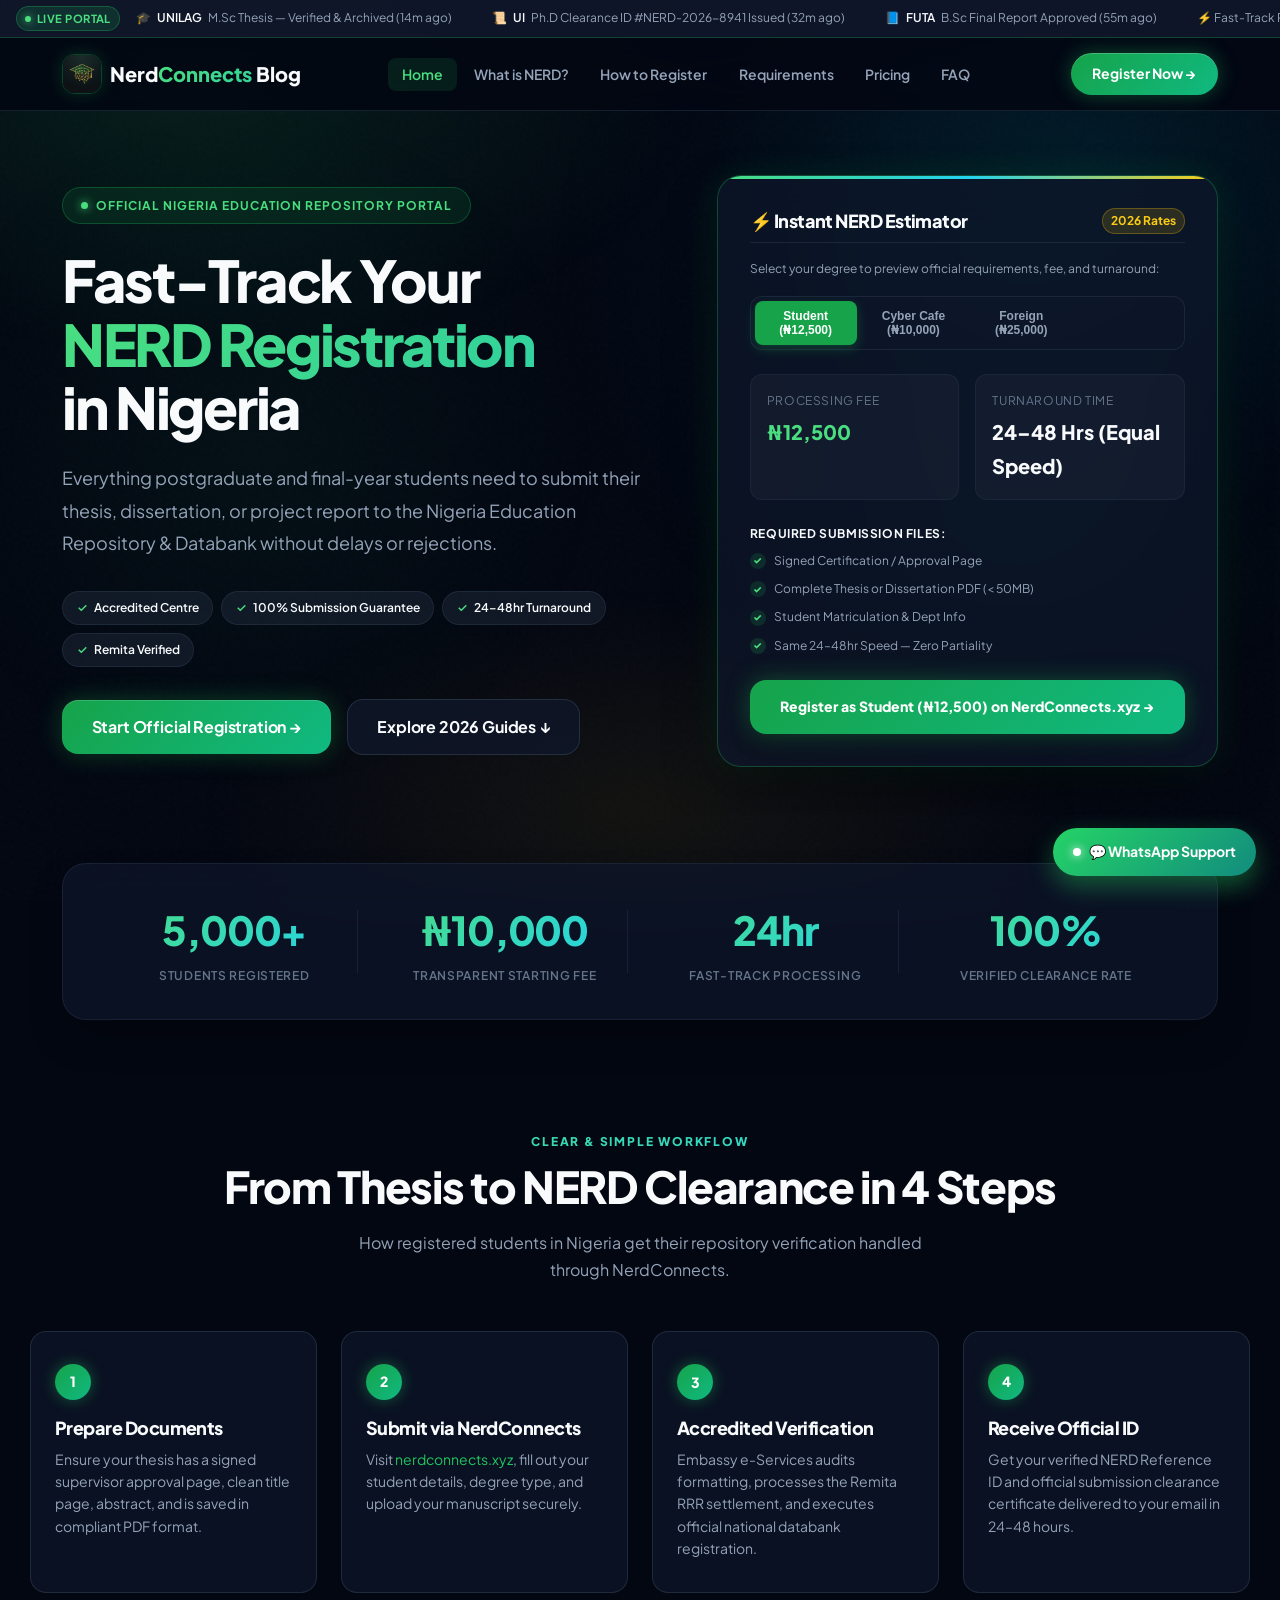
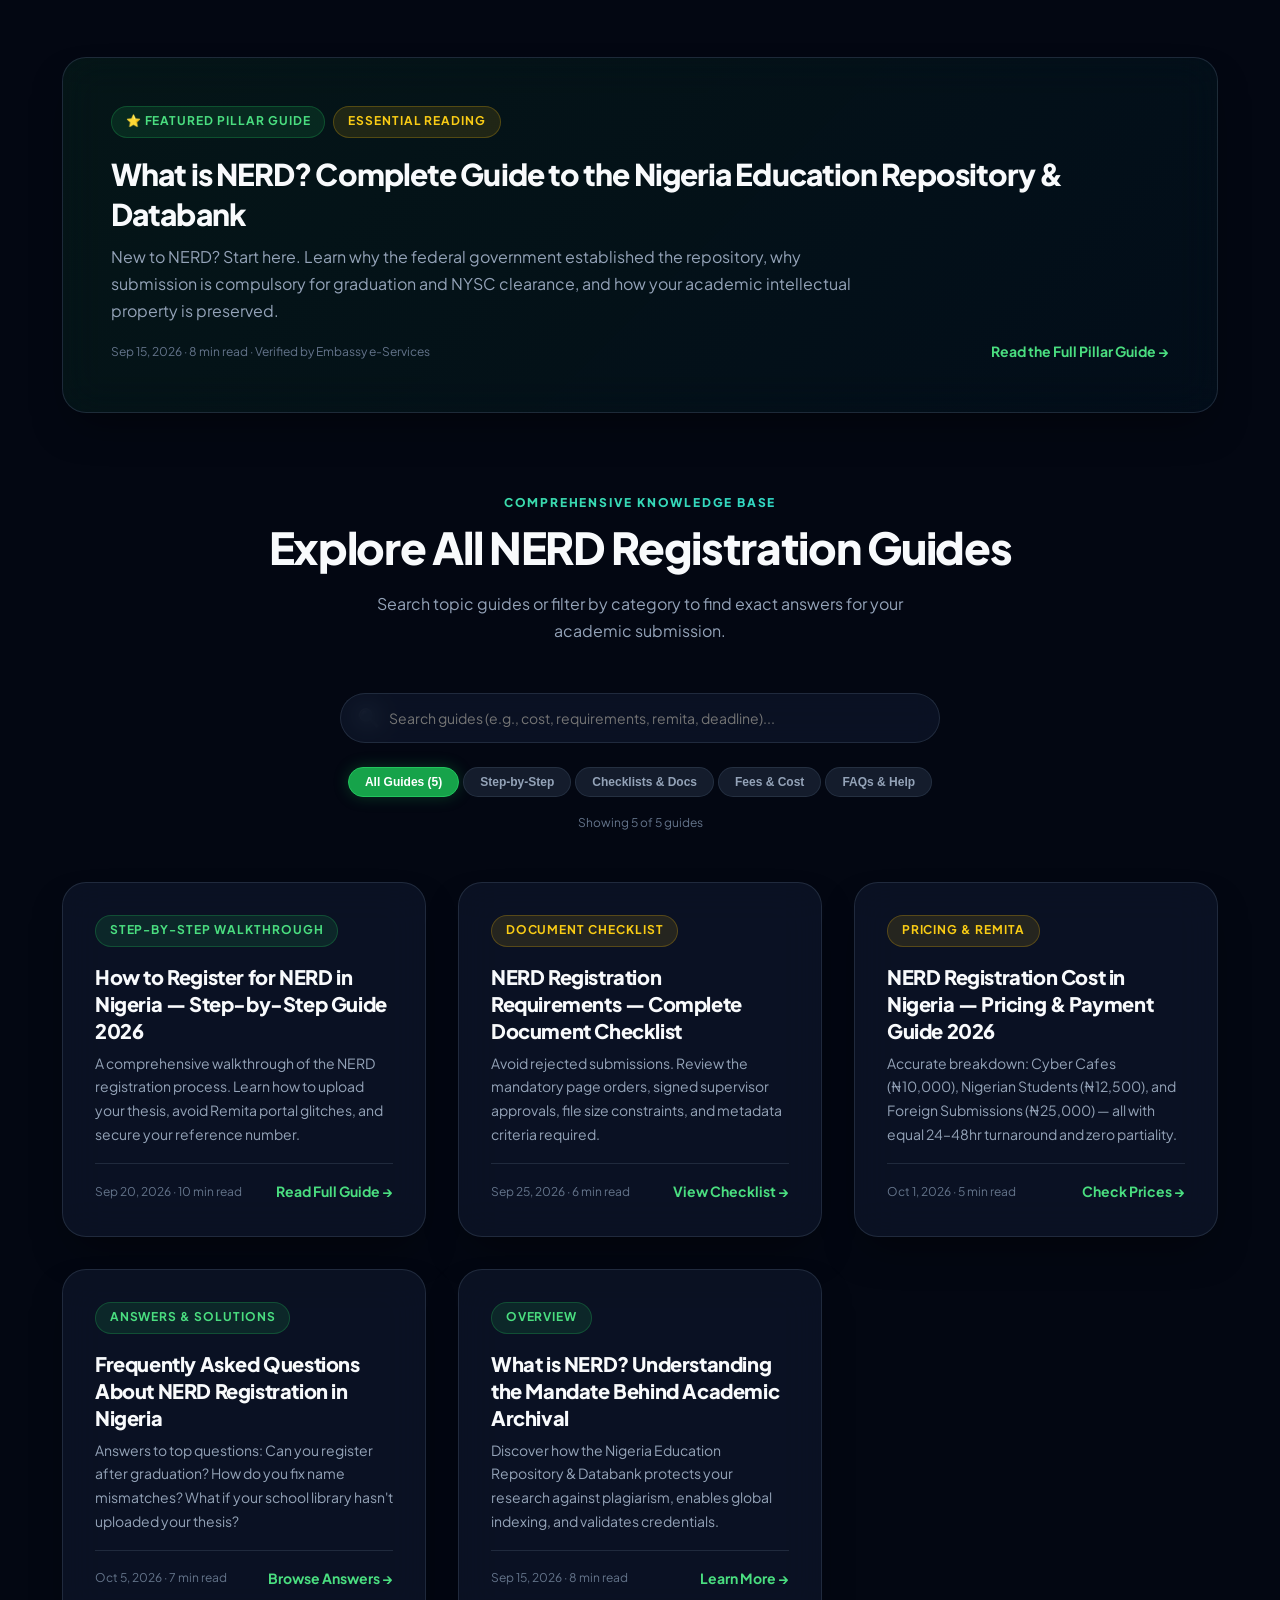
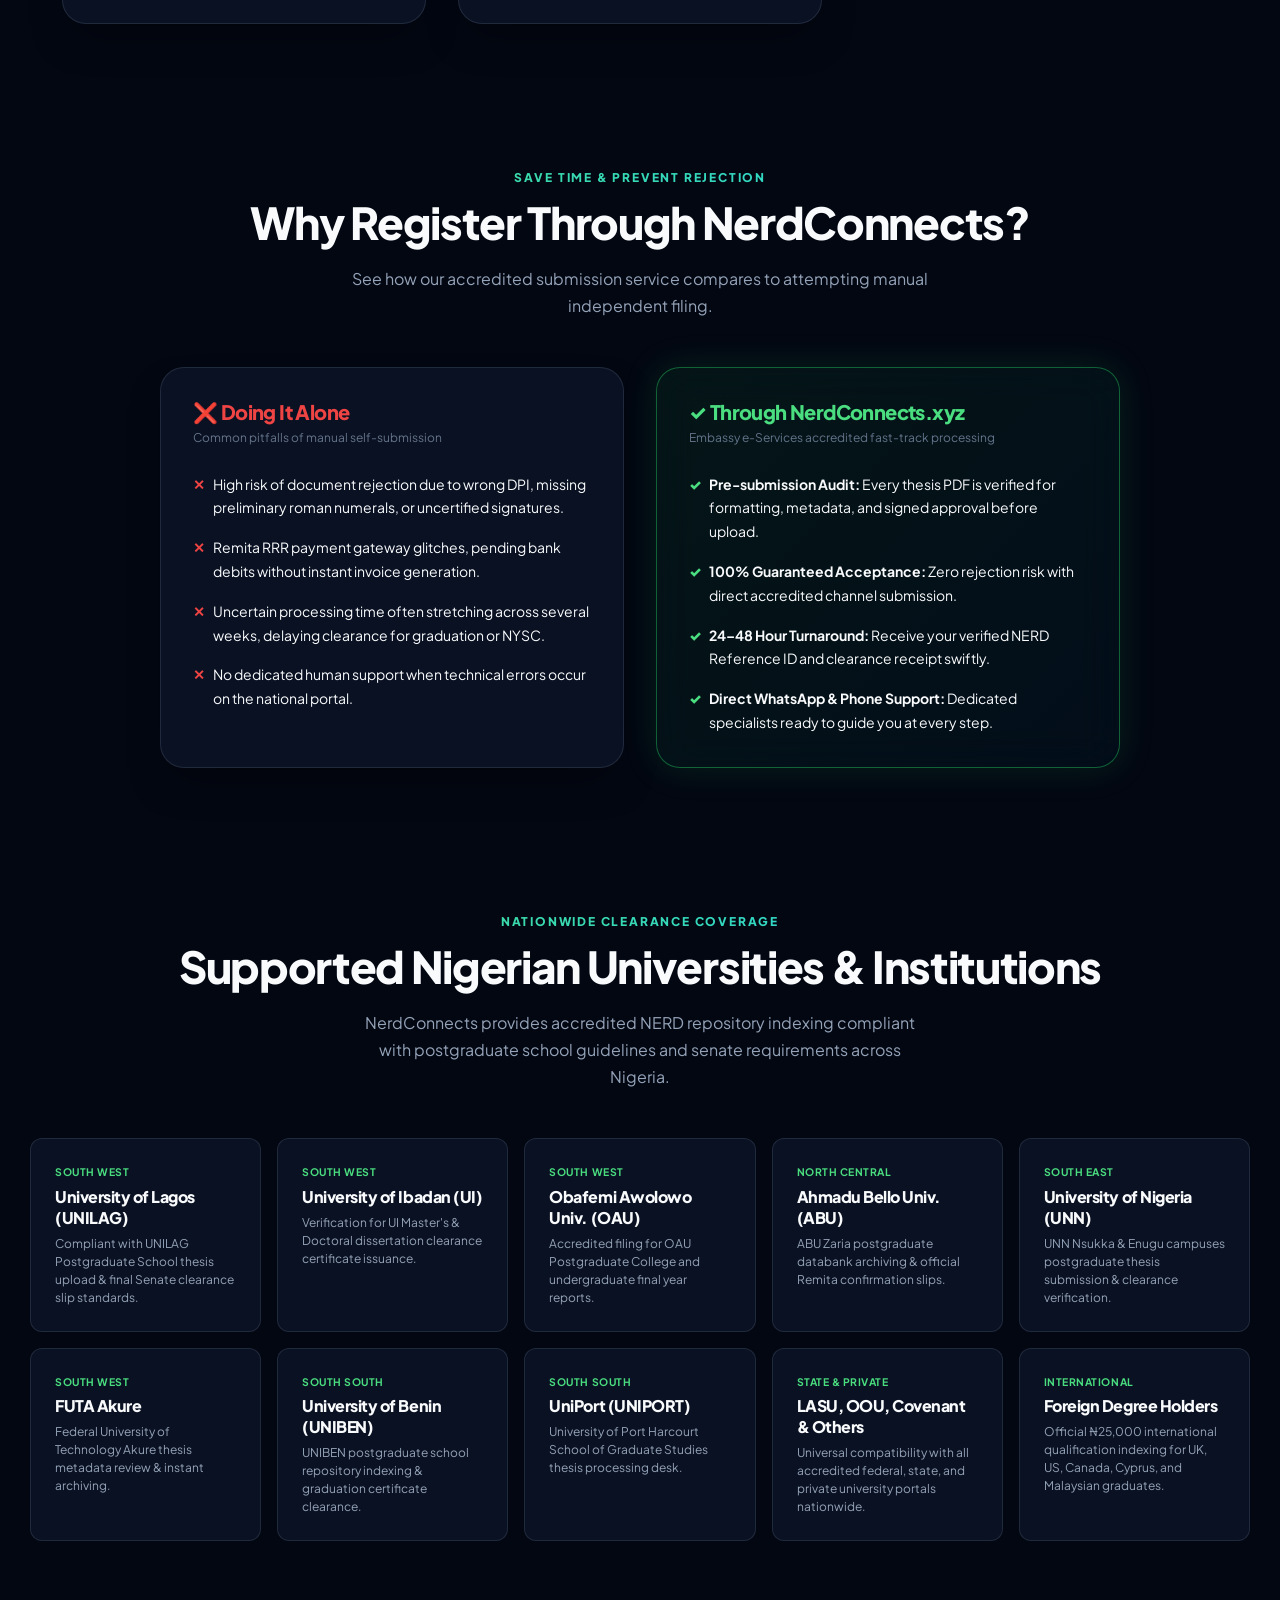
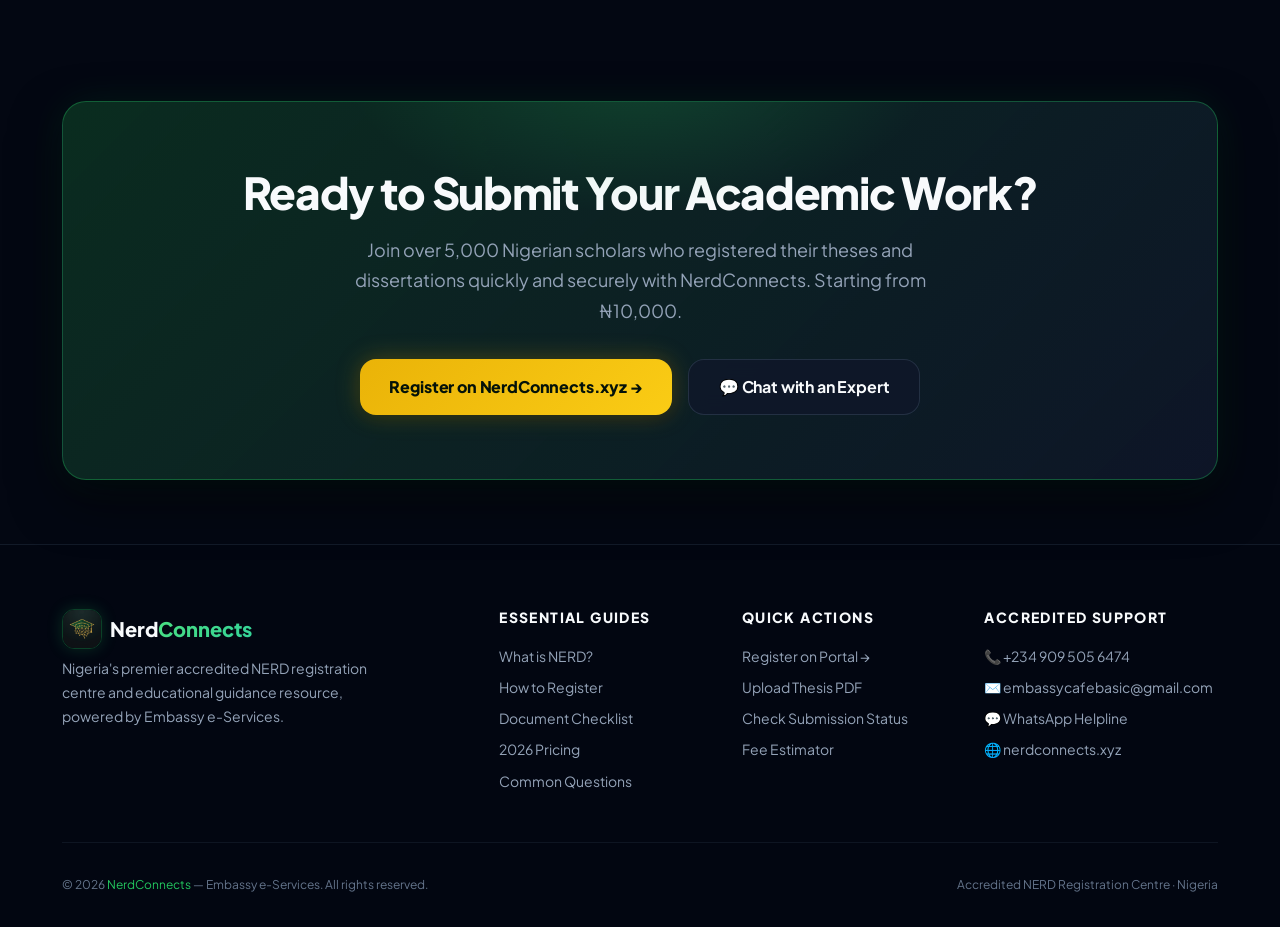
<file: index.html>
<!DOCTYPE html>
<html lang="en" data-theme="dark">
<head>
  <meta charset="UTF-8" />
  <meta name="viewport" content="width=device-width, initial-scale=1.0" />

  <!-- SEO Meta -->
  <title>NERD Registration Portal Nigeria 2026 — Requirements, Fees &amp; Steps | NerdConnects</title>
  <meta name="description" content="Official 2026 NERD registration guide in Nigeria. Calculate fees (₦10k Cafe, ₦12.5k Student, ₦25k Foreign), check document requirements, and register theses &amp; dissertations in 24–48hrs." />
  <meta name="keywords" content="NERD registration, NERD registration Nigeria, how to register for NERD, Nigeria Education Repository and Databank, NERD portal login, NERD cost Nigeria, NERD fee Remita, NERD certificate, NERD clearance slip, UNILAG NERD registration, UI NERD clearance, OAU NERD registration, ABU Zaria NERD, UNN NERD submission, FUTA NERD, LASU NERD, UNIBEN NERD, UNIPORT NERD, postgraduate NERD registration, foreign degree NERD registration, Embassy e-Services NERD" />
  <meta name="author" content="Embassy e-Services" />
  <meta name="robots" content="index, follow" />
  <link rel="canonical" href="https://blog.nerdconnects.xyz/" />

  <!-- Geo targeting -->
  <meta name="geo.region" content="NG" />
  <meta name="geo.placename" content="Nigeria" />

  <!-- Open Graph -->
  <meta property="og:type" content="website" />
  <meta property="og:title" content="NERD Registration Guide Nigeria — NerdConnects Blog" />
  <meta property="og:description" content="Complete guides on NERD registration in Nigeria. Document checklist, fee calculator, and step-by-step submission instructions." />
  <meta property="og:url" content="https://blog.nerdconnects.xyz/" />
  <meta property="og:site_name" content="NerdConnects Blog" />
  <meta property="og:locale" content="en_NG" />

  <!-- Twitter Card -->
  <meta name="twitter:card" content="summary_large_image" />
  <meta name="twitter:title" content="NERD Registration Guide Nigeria — NerdConnects Blog" />
  <meta name="twitter:description" content="Calculate fees, check document requirements, and get official NERD clearance in Nigeria." />
  <!-- Standard Favicons & Touch Icons (Google SEO & Mobile PWA) -->
  <link rel="icon" type="image/x-icon" href="/favicon.ico" />
  <link rel="icon" type="image/png" sizes="16x16" href="/favicon-16x16.png" />
  <link rel="icon" type="image/png" sizes="32x32" href="/favicon-32x32.png" />
  <link rel="icon" type="image/png" sizes="48x48" href="/favicon-48x48.png" />
  <link rel="apple-touch-icon" sizes="180x180" href="/apple-touch-icon.png" />
  <link rel="manifest" href="/site.webmanifest" />
  <meta name="msapplication-TileColor" content="#030712" />
  <meta name="theme-color" content="#030712" />

  <!-- Open Graph & Twitter Social Share Previews (WhatsApp, X, LinkedIn) -->
  <meta property="og:image" content="https://blog.nerdconnects.xyz/og-image.jpg" />
  <meta property="og:image:secure_url" content="https://blog.nerdconnects.xyz/og-image.jpg" />
  <meta property="og:image:type" content="image/jpeg" />
  <meta property="og:image:width" content="1200" />
  <meta property="og:image:height" content="630" />
  <meta property="og:image:alt" content="NerdConnects — Official NERD Registration Guide Nigeria" />
  <meta name="twitter:image" content="https://blog.nerdconnects.xyz/og-image.jpg" />
  <meta name="twitter:image:alt" content="NerdConnects — Official NERD Registration Guide Nigeria" />

  <!-- Fonts: Plus Jakarta Sans + Inter -->
  <link rel="preconnect" href="https://fonts.googleapis.com" />
  <link rel="preconnect" href="https://fonts.gstatic.com" crossorigin />
  <link href="https://fonts.googleapis.com/css2?family=Plus+Jakarta+Sans:wght@400;500;600;700;800;900&family=Inter:wght@400;500;600;700;800&display=swap" rel="stylesheet" />

  <!-- Styles with cache-buster -->
  <link rel="stylesheet" href="styles.css?v=3.2" />

  <style>
    /* Critical fallback styles for ticker & dark theme */
    :root {
      color-scheme: dark;
    }
    body {
      background-color: #030712 !important;
      color: #f8fafc;
      margin: 0;
    }
    .live-ticker {
      background: rgba(15, 23, 42, 0.95);
      border-bottom: 1px solid rgba(34, 197, 94, 0.25);
      color: #94a3b8;
      font-size: 0.75rem;
      padding: 0.45rem 1rem;
      display: flex;
      align-items: center;
      gap: 1rem;
      overflow: hidden;
      position: relative;
      z-index: 99;
      height: 38px;
    }
    .live-ticker__badge {
      display: inline-flex;
      align-items: center;
      gap: 6px;
      background: rgba(34, 197, 94, 0.15);
      color: #4ade80;
      border: 1px solid rgba(34, 197, 94, 0.3);
      padding: 2px 8px;
      border-radius: 9999px;
      font-weight: 700;
      font-size: 0.7rem;
      letter-spacing: 0.04em;
      text-transform: uppercase;
      flex-shrink: 0;
      white-space: nowrap;
    }
    .live-ticker__badge-dot {
      width: 6px;
      height: 6px;
      border-radius: 50%;
      background: #4ade80;
      box-shadow: 0 0 8px #4ade80;
      animation: pulse-dot 1.8s infinite;
    }
    .live-ticker__track {
      display: flex;
      align-items: center;
      gap: 2.5rem;
      white-space: nowrap;
      animation: marqueeScroll 32s linear infinite;
    }
    .live-ticker__track:hover {
      animation-play-state: paused;
    }
    .live-ticker__item {
      display: inline-flex;
      align-items: center;
      gap: 6px;
      flex-shrink: 0;
    }
    .live-ticker__item strong {
      color: #f8fafc;
      font-weight: 600;
    }
    @keyframes marqueeScroll {
      0% { transform: translateX(0); }
      100% { transform: translateX(-50%); }
    }
    @keyframes pulse-dot {
      0%, 100% { opacity: 1; transform: scale(1); }
      50% { opacity: 0.35; transform: scale(0.85); }
    }
    .navbar {
      background: rgba(3, 7, 18, 0.9) !important;
      backdrop-filter: blur(24px) saturate(180%) !important;
      border-bottom: 1px solid rgba(51, 65, 85, 0.4) !important;
    }
    .navbar__brand-text {
      color: #f8fafc !important;
    }
    .navbar__links a {
      color: #94a3b8 !important;
    }
    .navbar__links a:hover, .navbar__links a.active {
      color: #4ade80 !important;
    }
  </style>

  <!-- JSON-LD: WebSite -->
  <script type="application/ld+json">
  {
    "@context": "https://schema.org",
    "@type": "WebSite",
    "name": "NerdConnects Blog",
    "url": "https://blog.nerdconnects.xyz",
    "description": "Expert guides and articles about NERD registration in Nigeria",
    "publisher": {
      "@type": "Organization",
      "name": "Embassy e-Services",
      "alternateName": "NerdConnects",
      "url": "https://nerdconnects.xyz"
    }
  }
  </script>

  <!-- JSON-LD: Blog -->
  <script type="application/ld+json">
  {
    "@context": "https://schema.org",
    "@type": "Blog",
    "name": "NerdConnects Blog — NERD Registration Guides",
    "url": "https://blog.nerdconnects.xyz",
    "description": "Comprehensive guides on NERD registration, document submission, and academic repository requirements in Nigeria.",
    "publisher": {
      "@type": "Organization",
      "name": "Embassy e-Services",
      "url": "https://nerdconnects.xyz"
    },
    "blogPost": [
      {
        "@type": "BlogPosting",
        "headline": "What is NERD? Complete Guide to the Nigeria Education Repository & Databank",
        "url": "https://blog.nerdconnects.xyz/what-is-nerd.html",
        "datePublished": "2026-09-15"
      },
      {
        "@type": "BlogPosting",
        "headline": "How to Register for NERD in Nigeria — Step-by-Step Guide 2026",
        "url": "https://blog.nerdconnects.xyz/how-to-register-for-nerd.html",
        "datePublished": "2026-09-20"
      },
      {
        "@type": "BlogPosting",
        "headline": "NERD Registration Requirements — Complete Document Checklist",
        "url": "https://blog.nerdconnects.xyz/nerd-requirements.html",
        "datePublished": "2026-09-25"
      },
      {
        "@type": "BlogPosting",
        "headline": "NERD Registration Cost in Nigeria — Pricing & Payment Guide 2026",
        "url": "https://blog.nerdconnects.xyz/nerd-cost.html",
        "datePublished": "2026-10-01"
      },
      {
        "@type": "BlogPosting",
        "headline": "Frequently Asked Questions About NERD Registration in Nigeria",
        "url": "https://blog.nerdconnects.xyz/nerd-faq.html",
        "datePublished": "2026-10-05"
      }
    ]
  }
  </script>

  <!-- JSON-LD: FAQPage for High-Ranking Google Rich Snippets -->
  <script type="application/ld+json">
  {
    "@context": "https://schema.org",
    "@type": "FAQPage",
    "mainEntity": [
      {
        "@type": "Question",
        "name": "How much does NERD registration cost in Nigeria?",
        "acceptedAnswer": {
          "@type": "Answer",
          "text": "Official NERD registration through NerdConnects has 3 transparent tiers: ₦10,000 for Cyber Cafe and partner agents, ₦12,500 for Nigerian Students (B.Sc, M.Sc, Ph.D), and ₦25,000 for Foreign Degree Submissions. All tiers receive the exact same 24–48 hour turnaround with zero partiality."
        }
      },
      {
        "@type": "Question",
        "name": "How do I register for NERD in Nigeria?",
        "acceptedAnswer": {
          "@type": "Answer",
          "text": "To register for NERD, prepare your thesis PDF (<50MB) with signed supervisor certification page, visit nerdconnects.xyz, fill in your matriculation and academic details, make payment via direct transfer or online gateway, and receive your official NERD clearance certificate within 24–48 hours."
        }
      },
      {
        "@type": "Question",
        "name": "Is NERD registration compulsory for Nigerian university graduation?",
        "acceptedAnswer": {
          "@type": "Answer",
          "text": "Yes. Most Nigerian university Postgraduate Schools (such as UNILAG, UI, OAU, ABU, UNN, FUTA, and UNIBEN) and undergraduate faculties mandate an official NERD Submission Slip or Clearance Certificate prior to approving final Senate graduation clearance, statement of results, or NYSC mobilization."
        }
      },
      {
        "@type": "Question",
        "name": "How long does NERD registration take to be approved?",
        "acceptedAnswer": {
          "@type": "Answer",
          "text": "With NerdConnects, verified submissions are audited and completed within 24–48 hours across all tiers with zero partiality."
        }
      },
      {
        "@type": "Question",
        "name": "Can foreign university degrees be registered on NERD?",
        "acceptedAnswer": {
          "@type": "Answer",
          "text": "Yes. Foreign degree theses and dissertations completed in overseas institutions can be indexed into the national databank for ₦25,000 with a 24–48 hour processing window."
        }
      }
    ]
  }
  </script>
</head>
<body>

  <!-- Reading Progress Bar -->
  <div class="reading-progress-bar" id="reading-progress" aria-hidden="true"></div>

  <!-- Noise texture overlay -->
  <div class="noise-overlay" aria-hidden="true"></div>

  <!-- ═══ LIVE SOCIAL PROOF TICKER ═══ -->
  <div class="live-ticker" aria-label="Live Submissions Status">
    <div class="live-ticker__badge">
      <span class="live-ticker__badge-dot"></span> LIVE PORTAL
    </div>
    <div class="live-ticker__track">
      <div class="live-ticker__item">🎓 <strong>UNILAG</strong> M.Sc Thesis — Verified &amp; Archived (14m ago)</div>
      <div class="live-ticker__item">📜 <strong>UI</strong> Ph.D Clearance ID #NERD-2026-8941 Issued (32m ago)</div>
      <div class="live-ticker__item">📘 <strong>FUTA</strong> B.Sc Final Report Approved (55m ago)</div>
      <div class="live-ticker__item">⚡ Fast-Track Processing Window: <strong>24–48 Hours Active</strong></div>
      <div class="live-ticker__item">🛡️ Embassy e-Services: <strong>Accredited Registration Centre</strong></div>
      <!-- Duplicate track items for continuous marquee -->
      <div class="live-ticker__item">🎓 <strong>UNILAG</strong> M.Sc Thesis — Verified &amp; Archived (14m ago)</div>
      <div class="live-ticker__item">📜 <strong>UI</strong> Ph.D Clearance ID #NERD-2026-8941 Issued (32m ago)</div>
      <div class="live-ticker__item">📘 <strong>FUTA</strong> B.Sc Final Report Approved (55m ago)</div>
      <div class="live-ticker__item">⚡ Fast-Track Processing Window: <strong>24–48 Hours Active</strong></div>
      <div class="live-ticker__item">🛡️ Embassy e-Services: <strong>Accredited Registration Centre</strong></div>
    </div>
  </div>

  <!-- ═══ NAVBAR ═══ -->
  <nav class="navbar" id="navbar">
    <div class="container navbar__inner">
      <a href="index.html" class="navbar__brand" id="brand-link">
        <img src="logo.jpg" alt="NerdConnects Logo" class="navbar__logo" width="40" height="40" />
        <div class="navbar__brand-text">Nerd<span>Connects</span> Blog</div>
      </a>

      <ul class="navbar__links" id="nav-links">
        <li><a href="index.html" class="active" id="nav-home">Home</a></li>
        <li><a href="what-is-nerd.html" id="nav-what">What is NERD?</a></li>
        <li><a href="how-to-register-for-nerd.html" id="nav-how">How to Register</a></li>
        <li><a href="nerd-requirements.html" id="nav-reqs">Requirements</a></li>
        <li><a href="nerd-cost.html" id="nav-cost">Pricing</a></li>
        <li><a href="nerd-faq.html" id="nav-faq">FAQ</a></li>
      </ul>

      <div class="navbar__right">
        
        
        <!-- CTA button -->
        <a href="https://nerdconnects.xyz" class="navbar__cta" id="nav-cta" target="_blank" rel="noopener">Register Now →</a>
        <!-- Mobile hamburger -->
        <button class="navbar__toggle" id="nav-toggle" aria-label="Toggle navigation" aria-expanded="false">
          <span></span><span></span><span></span>
        </button>
      </div>
    </div>
  </nav>

  <!-- ═══ HERO SECTION WITH INTERACTIVE ESTIMATOR ═══ -->
  <section class="hero" id="hero">
    <div class="container">
      <div class="hero__grid">
        
        <!-- Left Hero Content -->
        <div class="hero__content">
          <div class="hero__badge">
            <span class="hero__badge-dot"></span> Official Nigeria Education Repository Portal
          </div>
          <h1 class="hero__title">
            Fast-Track Your<br />
            <span class="highlight">NERD Registration</span><br />
            in Nigeria
          </h1>
          <p class="hero__subtitle">
            Everything postgraduate and final-year students need to submit their thesis, dissertation, or project report to the Nigeria Education Repository &amp; Databank without delays or rejections.
          </p>

          <div class="hero__trust-pills">
            <span class="hero__pill"><span class="hero__pill-icon">✓</span> Accredited Centre</span>
            <span class="hero__pill"><span class="hero__pill-icon">✓</span> 100% Submission Guarantee</span>
            <span class="hero__pill"><span class="hero__pill-icon">✓</span> 24–48hr Turnaround</span>
            <span class="hero__pill"><span class="hero__pill-icon">✓</span> Remita Verified</span>
          </div>

          <div class="hero__actions">
            <a href="https://nerdconnects.xyz" class="btn btn--primary" id="hero-cta-register" target="_blank" rel="noopener">
              Start Official Registration →
            </a>
            <a href="#articles" class="btn btn--secondary" id="hero-cta-read">
              Explore 2026 Guides ↓
            </a>
          </div>
        </div>

        <!-- Right Hero: Interactive Calculator & Fast-Check Widget -->
        <div class="calc-card" id="calculator-widget">
          <div class="calc-card__header">
            <h3 class="calc-card__title">⚡ Instant NERD Estimator</h3>
            <span class="calc-card__badge">2026 Rates</span>
          </div>

          <p style="font-size: var(--fs-xs); color: var(--clr-text-muted); margin-bottom: var(--sp-md);">
            Select your degree to preview official requirements, fee, and turnaround:
          </p>

          <!-- Category Tabs -->
          <div class="calc-tabs" role="tablist">
            <button class="calc-tab active" data-degree="student" type="button">Student (₦12,500)</button>
            <button class="calc-tab" data-degree="cafe" type="button">Cyber Cafe (₦10,000)</button>
            <button class="calc-tab" data-degree="foreign" type="button">Foreign (₦25,000)</button>
          </div>

          <!-- Quick Metrics -->
          <div class="calc-info-grid">
            <div class="calc-info-box">
              <div class="calc-info-box__label">Processing Fee</div>
              <div class="calc-info-box__val green" id="calc-fee">₦12,500</div>
            </div>
            <div class="calc-info-box">
              <div class="calc-info-box__label">Turnaround Time</div>
              <div class="calc-info-box__val" id="calc-time">24–48 Hrs (Equal Speed)</div>
            </div>
          </div>

          <!-- Dynamic Checklist -->
          <div style="font-size: var(--fs-xs); font-weight: 700; color: var(--clr-text); margin-bottom: 6px; text-transform: uppercase; letter-spacing: 0.05em;">
            Required Submission Files:
          </div>
          <ul class="calc-checklist" id="calc-checklist">
            <li><span class="calc-check-icon">✓</span> Signed Certification / Approval Page</li>
            <li><span class="calc-check-icon">✓</span> Complete Thesis or Dissertation PDF (&lt; 50MB)</li>
            <li><span class="calc-check-icon">✓</span> Student Matriculation &amp; Dept Info</li>
            <li><span class="calc-check-icon">✓</span> Same 24–48hr Speed — Zero Partiality</li>
          </ul>

          <a href="https://nerdconnects.xyz?utm_source=blog&utm_medium=calc&utm_campaign=student" class="calc-submit-btn" id="calc-btn" target="_blank" rel="noopener">
            Register as Student (₦12,500) on NerdConnects.xyz →
          </a>
        </div>

      </div>
    </div>
  </section>

  <!-- ═══ STATS ═══ -->
  <section class="container animate-on-scroll">
    <div class="stats" id="stats">
      <div class="stat">
        <div class="stat__number" data-value="5,000+">5,000+</div>
        <div class="stat__label">Students Registered</div>
      </div>
      <div class="stat">
        <div class="stat__number" data-value="₦10,000">₦10,000</div>
        <div class="stat__label">Transparent Starting Fee</div>
      </div>
      <div class="stat">
        <div class="stat__number" data-value="24hr">24hr</div>
        <div class="stat__label">Fast-Track Processing</div>
      </div>
      <div class="stat">
        <div class="stat__number" data-value="100%">100%</div>
        <div class="stat__label">Verified Clearance Rate</div>
      </div>
    </div>
  </section>

  <!-- ═══ 4-STEP PROCESS ROADMAP ═══ -->
  <section class="timeline-section container animate-on-scroll">
    <div class="section-header">
      <div class="section-header__label">Clear &amp; Simple Workflow</div>
      <h2 class="section-header__title">From Thesis to NERD Clearance in 4 Steps</h2>
      <p class="section-header__desc">
        How registered students in Nigeria get their repository verification handled through NerdConnects.
      </p>
    </div>

    <div class="timeline-grid">
      <div class="timeline-card">
        <div class="timeline-step-badge">1</div>
        <h3 class="timeline-title">Prepare Documents</h3>
        <p class="timeline-desc">
          Ensure your thesis has a signed supervisor approval page, clean title page, abstract, and is saved in compliant PDF format.
        </p>
      </div>

      <div class="timeline-card">
        <div class="timeline-step-badge">2</div>
        <h3 class="timeline-title">Submit via NerdConnects</h3>
        <p class="timeline-desc">
          Visit <a href="https://nerdconnects.xyz" target="_blank" rel="noopener">nerdconnects.xyz</a>, fill out your student details, degree type, and upload your manuscript securely.
        </p>
      </div>

      <div class="timeline-card">
        <div class="timeline-step-badge">3</div>
        <h3 class="timeline-title">Accredited Verification</h3>
        <p class="timeline-desc">
          Embassy e-Services audits formatting, processes the Remita RRR settlement, and executes official national databank registration.
        </p>
      </div>

      <div class="timeline-card">
        <div class="timeline-step-badge">4</div>
        <h3 class="timeline-title">Receive Official ID</h3>
        <p class="timeline-desc">
          Get your verified NERD Reference ID and official submission clearance certificate delivered to your email in 24–48 hours.
        </p>
      </div>
    </div>
  </section>

  <!-- ═══ FEATURED PINNED GUIDE ═══ -->
  <section class="container animate-on-scroll" style="margin-bottom: var(--sp-xl);">
    <a href="what-is-nerd.html" class="article-card" id="card-featured" style="background: linear-gradient(135deg, rgba(34, 197, 94, 0.08), rgba(6, 182, 212, 0.04));">
      <div class="article-card__body" style="padding: var(--sp-2xl);">
        <div style="display: flex; align-items: center; gap: var(--sp-sm); margin-bottom: var(--sp-md);">
          <span class="article-card__tag" style="margin-bottom: 0;">⭐ Featured Pillar Guide</span>
          <span class="article-card__tag article-card__tag--gold" style="margin-bottom: 0;">Essential Reading</span>
        </div>
        <h2 class="article-card__title" style="font-size: var(--fs-3xl); letter-spacing: -0.03em;">
          What is NERD? Complete Guide to the Nigeria Education Repository &amp; Databank
        </h2>
        <p class="article-card__excerpt" style="font-size: var(--fs-base); max-width: 750px;">
          New to NERD? Start here. Learn why the federal government established the repository, why submission is compulsory for graduation and NYSC clearance, and how your academic intellectual property is preserved.
        </p>
        <div class="article-card__meta" style="border-top: none; padding-top: 0;">
          <span>Sep 15, 2026 · 8 min read · Verified by Embassy e-Services</span>
          <span class="article-card__read-more">Read the Full Pillar Guide →</span>
        </div>
      </div>
    </a>
  </section>

  <!-- ═══ ARTICLES SECTION WITH REAL-TIME SEARCH & FILTERS ═══ -->
  <section class="articles-section" id="articles">
    <div class="container">
      
      <div class="section-header animate-on-scroll">
        <div class="section-header__label">Comprehensive Knowledge Base</div>
        <h2 class="section-header__title">Explore All NERD Registration Guides</h2>
        <p class="section-header__desc">
          Search topic guides or filter by category to find exact answers for your academic submission.
        </p>
      </div>

      <!-- Real-time Search & Filter Controls -->
      <div class="search-filter-wrapper animate-on-scroll">
        <div class="search-box-row">
          <span class="search-icon">🔍</span>
          <input
            type="text"
            id="search-articles"
            class="search-input"
            placeholder="Search guides (e.g., cost, requirements, remita, deadline)..."
            aria-label="Search articles"
          />
        </div>

        <div class="filter-chips">
          <button class="filter-chip active" data-filter="all" type="button">All Guides (5)</button>
          <button class="filter-chip" data-filter="step-by-step" type="button">Step-by-Step</button>
          <button class="filter-chip" data-filter="requirements" type="button">Checklists &amp; Docs</button>
          <button class="filter-chip" data-filter="pricing" type="button">Fees &amp; Cost</button>
          <button class="filter-chip" data-filter="faq" type="button">FAQs &amp; Help</button>
        </div>

        <div id="articles-count" style="text-align: center; font-size: var(--fs-xs); color: var(--clr-text-dim); margin-top: var(--sp-md);">
          Showing 5 of 5 guides
        </div>
      </div>

      <!-- Articles Grid -->
      <div class="articles-grid">

        <!-- Card 1 -->
        <a href="how-to-register-for-nerd.html" class="article-card animate-on-scroll" id="card-how-to-register" data-category="step-by-step">
          <div class="article-card__body">
            <span class="article-card__tag">Step-by-Step Walkthrough</span>
            <h3 class="article-card__title">How to Register for NERD in Nigeria — Step-by-Step Guide 2026</h3>
            <p class="article-card__excerpt">
              A comprehensive walkthrough of the NERD registration process. Learn how to upload your thesis, avoid Remita portal glitches, and secure your reference number.
            </p>
            <div class="article-card__meta">
              <span>Sep 20, 2026 · 10 min read</span>
              <span class="article-card__read-more">Read Full Guide →</span>
            </div>
          </div>
        </a>

        <!-- Card 2 -->
        <a href="nerd-requirements.html" class="article-card animate-on-scroll" id="card-requirements" data-category="requirements">
          <div class="article-card__body">
            <span class="article-card__tag article-card__tag--gold">Document Checklist</span>
            <h3 class="article-card__title">NERD Registration Requirements — Complete Document Checklist</h3>
            <p class="article-card__excerpt">
              Avoid rejected submissions. Review the mandatory page orders, signed supervisor approvals, file size constraints, and metadata criteria required.
            </p>
            <div class="article-card__meta">
              <span>Sep 25, 2026 · 6 min read</span>
              <span class="article-card__read-more">View Checklist →</span>
            </div>
          </div>
        </a>

        <!-- Card 3 -->
        <a href="nerd-cost.html" class="article-card animate-on-scroll" id="card-cost" data-category="pricing">
          <div class="article-card__body">
            <span class="article-card__tag article-card__tag--gold">Pricing &amp; Remita</span>
            <h3 class="article-card__title">NERD Registration Cost in Nigeria — Pricing &amp; Payment Guide 2026</h3>
            <p class="article-card__excerpt">
              Accurate breakdown: Cyber Cafes (₦10,000), Nigerian Students (₦12,500), and Foreign Submissions (₦25,000) — all with equal 24–48hr turnaround and zero partiality.
            </p>
            <div class="article-card__meta">
              <span>Oct 1, 2026 · 5 min read</span>
              <span class="article-card__read-more">Check Prices →</span>
            </div>
          </div>
        </a>

        <!-- Card 4 -->
        <a href="nerd-faq.html" class="article-card animate-on-scroll" id="card-faq" data-category="faq">
          <div class="article-card__body">
            <span class="article-card__tag">Answers &amp; Solutions</span>
            <h3 class="article-card__title">Frequently Asked Questions About NERD Registration in Nigeria</h3>
            <p class="article-card__excerpt">
              Answers to top questions: Can you register after graduation? How do you fix name mismatches? What if your school library hasn't uploaded your thesis?
            </p>
            <div class="article-card__meta">
              <span>Oct 5, 2026 · 7 min read</span>
              <span class="article-card__read-more">Browse Answers →</span>
            </div>
          </div>
        </a>

        <!-- Card 5 -->
        <a href="what-is-nerd.html" class="article-card animate-on-scroll" id="card-what" data-category="step-by-step">
          <div class="article-card__body">
            <span class="article-card__tag">Overview</span>
            <h3 class="article-card__title">What is NERD? Understanding the Mandate Behind Academic Archival</h3>
            <p class="article-card__excerpt">
              Discover how the Nigeria Education Repository &amp; Databank protects your research against plagiarism, enables global indexing, and validates credentials.
            </p>
            <div class="article-card__meta">
              <span>Sep 15, 2026 · 8 min read</span>
              <span class="article-card__read-more">Learn More →</span>
            </div>
          </div>
        </a>

      </div>
    </div>
  </section>

  <!-- ═══ COMPARISON: SELF VS NERDCONNECTS ═══ -->
  <section class="comparison-section container animate-on-scroll">
    <div class="section-header">
      <div class="section-header__label">Save Time &amp; Prevent Rejection</div>
      <h2 class="section-header__title">Why Register Through NerdConnects?</h2>
      <p class="section-header__desc">
        See how our accredited submission service compares to attempting manual independent filing.
      </p>
    </div>

    <div class="comparison-grid">
      <!-- Doing It Alone -->
      <div class="comparison-box">
        <h3 class="comparison-box__title" style="color: #ef4444;">❌ Doing It Alone</h3>
        <div class="comparison-box__sub">Common pitfalls of manual self-submission</div>
        <ul class="comparison-list">
          <li class="comparison-item">
            <span class="comp-icon-bad">✕</span>
            <span>High risk of document rejection due to wrong DPI, missing preliminary roman numerals, or uncertified signatures.</span>
          </li>
          <li class="comparison-item">
            <span class="comp-icon-bad">✕</span>
            <span>Remita RRR payment gateway glitches, pending bank debits without instant invoice generation.</span>
          </li>
          <li class="comparison-item">
            <span class="comp-icon-bad">✕</span>
            <span>Uncertain processing time often stretching across several weeks, delaying clearance for graduation or NYSC.</span>
          </li>
          <li class="comparison-item">
            <span class="comp-icon-bad">✕</span>
            <span>No dedicated human support when technical errors occur on the national portal.</span>
          </li>
        </ul>
      </div>

      <!-- Through NerdConnects -->
      <div class="comparison-box comparison-box--featured">
        <h3 class="comparison-box__title" style="color: var(--clr-green-400);">✓ Through NerdConnects.xyz</h3>
        <div class="comparison-box__sub">Embassy e-Services accredited fast-track processing</div>
        <ul class="comparison-list">
          <li class="comparison-item">
            <span class="comp-icon-good">✓</span>
            <span><strong>Pre-submission Audit:</strong> Every thesis PDF is verified for formatting, metadata, and signed approval before upload.</span>
          </li>
          <li class="comparison-item">
            <span class="comp-icon-good">✓</span>
            <span><strong>100% Guaranteed Acceptance:</strong> Zero rejection risk with direct accredited channel submission.</span>
          </li>
          <li class="comparison-item">
            <span class="comp-icon-good">✓</span>
            <span><strong>24–48 Hour Turnaround:</strong> Receive your verified NERD Reference ID and clearance receipt swiftly.</span>
          </li>
          <li class="comparison-item">
            <span class="comp-icon-good">✓</span>
            <span><strong>Direct WhatsApp &amp; Phone Support:</strong> Dedicated specialists ready to guide you at every step.</span>
          </li>
        </ul>
      </div>
    </div>
  </section>

  <!-- ═══ SUPPORTED UNIVERSITIES & INSTITUTIONAL NETWORK (SEO BOOST) ═══ -->
  <section class="uni-section container animate-on-scroll">
    <div class="section-header">
      <div class="section-header__label">Nationwide Clearance Coverage</div>
      <h2 class="section-header__title">Supported Nigerian Universities &amp; Institutions</h2>
      <p class="section-header__desc">
        NerdConnects provides accredited NERD repository indexing compliant with postgraduate school guidelines and senate requirements across Nigeria.
      </p>
    </div>

    <div class="uni-grid">
      <div class="uni-card">
        <span class="uni-card__badge">South West</span>
        <h4 class="uni-card__title">University of Lagos (UNILAG)</h4>
        <p class="uni-card__desc">Compliant with UNILAG Postgraduate School thesis upload &amp; final Senate clearance slip standards.</p>
      </div>

      <div class="uni-card">
        <span class="uni-card__badge">South West</span>
        <h4 class="uni-card__title">University of Ibadan (UI)</h4>
        <p class="uni-card__desc">Verification for UI Master's &amp; Doctoral dissertation clearance certificate issuance.</p>
      </div>

      <div class="uni-card">
        <span class="uni-card__badge">South West</span>
        <h4 class="uni-card__title">Obafemi Awolowo Univ. (OAU)</h4>
        <p class="uni-card__desc">Accredited filing for OAU Postgraduate College and undergraduate final year reports.</p>
      </div>

      <div class="uni-card">
        <span class="uni-card__badge">North Central</span>
        <h4 class="uni-card__title">Ahmadu Bello Univ. (ABU)</h4>
        <p class="uni-card__desc">ABU Zaria postgraduate databank archiving &amp; official Remita confirmation slips.</p>
      </div>

      <div class="uni-card">
        <span class="uni-card__badge">South East</span>
        <h4 class="uni-card__title">University of Nigeria (UNN)</h4>
        <p class="uni-card__desc">UNN Nsukka &amp; Enugu campuses postgraduate thesis submission &amp; clearance verification.</p>
      </div>

      <div class="uni-card">
        <span class="uni-card__badge">South West</span>
        <h4 class="uni-card__title">FUTA Akure</h4>
        <p class="uni-card__desc">Federal University of Technology Akure thesis metadata review &amp; instant archiving.</p>
      </div>

      <div class="uni-card">
        <span class="uni-card__badge">South South</span>
        <h4 class="uni-card__title">University of Benin (UNIBEN)</h4>
        <p class="uni-card__desc">UNIBEN postgraduate school repository indexing &amp; graduation certificate clearance.</p>
      </div>

      <div class="uni-card">
        <span class="uni-card__badge">South South</span>
        <h4 class="uni-card__title">UniPort (UNIPORT)</h4>
        <p class="uni-card__desc">University of Port Harcourt School of Graduate Studies thesis processing desk.</p>
      </div>

      <div class="uni-card">
        <span class="uni-card__badge">State &amp; Private</span>
        <h4 class="uni-card__title">LASU, OOU, Covenant &amp; Others</h4>
        <p class="uni-card__desc">Universal compatibility with all accredited federal, state, and private university portals nationwide.</p>
      </div>

      <div class="uni-card">
        <span class="uni-card__badge">International</span>
        <h4 class="uni-card__title">Foreign Degree Holders</h4>
        <p class="uni-card__desc">Official ₦25,000 international qualification indexing for UK, US, Canada, Cyprus, and Malaysian graduates.</p>
      </div>
    </div>
  </section>

  <!-- ═══ CTA BANNER ═══ -->
  <section class="container animate-on-scroll">
    <div class="cta-banner" id="cta-banner">
      <h2 class="cta-banner__title">Ready to Submit Your Academic Work?</h2>
      <p class="cta-banner__desc">
        Join over 5,000 Nigerian scholars who registered their theses and dissertations quickly and securely with NerdConnects. Starting from ₦10,000.
      </p>
      <div style="display: flex; justify-content: center; gap: var(--sp-md); flex-wrap: wrap;">
        <a href="https://nerdconnects.xyz" class="btn btn--gold" id="cta-register" target="_blank" rel="noopener">
          Register on NerdConnects.xyz →
        </a>
        <a href="https://wa.me/2349095056474?text=Hello%20NerdConnects%2C%20I%20have%20questions%20about%20my%20NERD%20registration" class="btn btn--secondary" target="_blank" rel="noopener">
          💬 Chat with an Expert
        </a>
      </div>
    </div>
  </section>

  <!-- ═══ FLOATING WHATSAPP / INSTANT SUPPORT BUTTON ═══ -->
  <a href="https://wa.me/2349095056474?text=Hello%20NerdConnects%2C%20I%20need%20assistance%20with%20my%20NERD%20registration" class="floating-support-btn" target="_blank" rel="noopener" aria-label="Chat on WhatsApp">
    <span class="floating-pulse-dot"></span>
    <span>💬 WhatsApp Support</span>
  </a>

  <!-- ═══ FOOTER ═══ -->
  <footer class="footer" id="footer">
    <div class="container">
      <div class="footer__grid">
        <div class="footer__brand">
          <a href="index.html" class="navbar__brand">
            <img src="logo.jpg" alt="NerdConnects" class="navbar__logo" width="40" height="40" />
            <div class="navbar__brand-text">Nerd<span>Connects</span></div>
          </a>
          <p>Nigeria's premier accredited NERD registration centre and educational guidance resource, powered by Embassy e-Services.</p>
        </div>
        <div>
          <h4 class="footer__heading">Essential Guides</h4>
          <ul class="footer__links">
            <li><a href="what-is-nerd.html">What is NERD?</a></li>
            <li><a href="how-to-register-for-nerd.html">How to Register</a></li>
            <li><a href="nerd-requirements.html">Document Checklist</a></li>
            <li><a href="nerd-cost.html">2026 Pricing</a></li>
            <li><a href="nerd-faq.html">Common Questions</a></li>
          </ul>
        </div>
        <div>
          <h4 class="footer__heading">Quick Actions</h4>
          <ul class="footer__links">
            <li><a href="https://nerdconnects.xyz" target="_blank" rel="noopener">Register on Portal →</a></li>
            <li><a href="https://nerdconnects.xyz" target="_blank" rel="noopener">Upload Thesis PDF</a></li>
            <li><a href="https://nerdconnects.xyz" target="_blank" rel="noopener">Check Submission Status</a></li>
            <li><a href="#calculator-widget">Fee Estimator</a></li>
          </ul>
        </div>
        <div>
          <h4 class="footer__heading">Accredited Support</h4>
          <ul class="footer__links">
            <li><a href="tel:+2349095056474">📞 +234 909 505 6474</a></li>
            <li><a href="mailto:embassycafebasic@gmail.com">✉️ embassycafebasic@gmail.com</a></li>
            <li><a href="https://wa.me/2349095056474" target="_blank" rel="noopener">💬 WhatsApp Helpline</a></li>
            <li><a href="https://nerdconnects.xyz" target="_blank" rel="noopener">🌐 nerdconnects.xyz</a></li>
          </ul>
        </div>
      </div>
      <div class="footer__bottom">
        <span>&copy; 2026 <a href="https://nerdconnects.xyz" target="_blank" rel="noopener">NerdConnects</a> — Embassy e-Services. All rights reserved.</span>
        <span>Accredited NERD Registration Centre · Nigeria</span>
      </div>
    </div>
  </footer>

  <script src="script.js?v=3.2"></script>
</body>
</html>
</file>
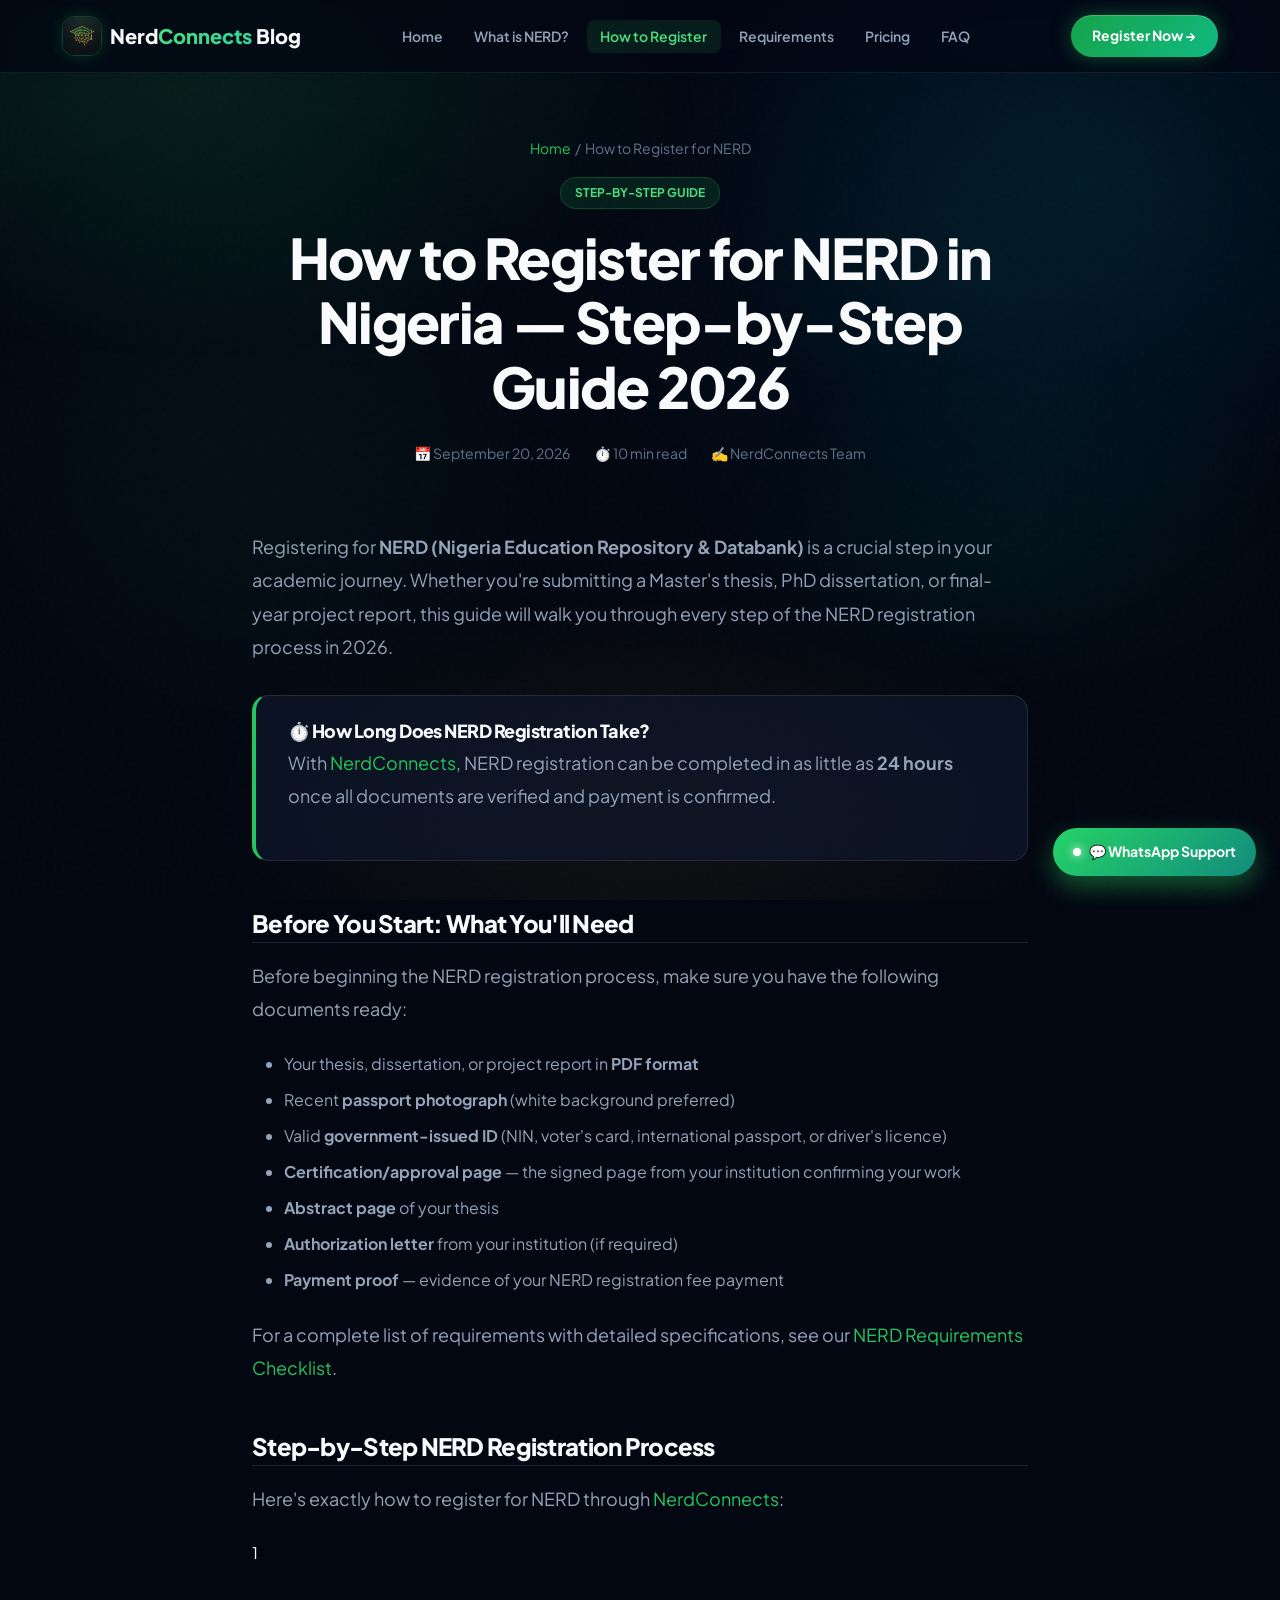
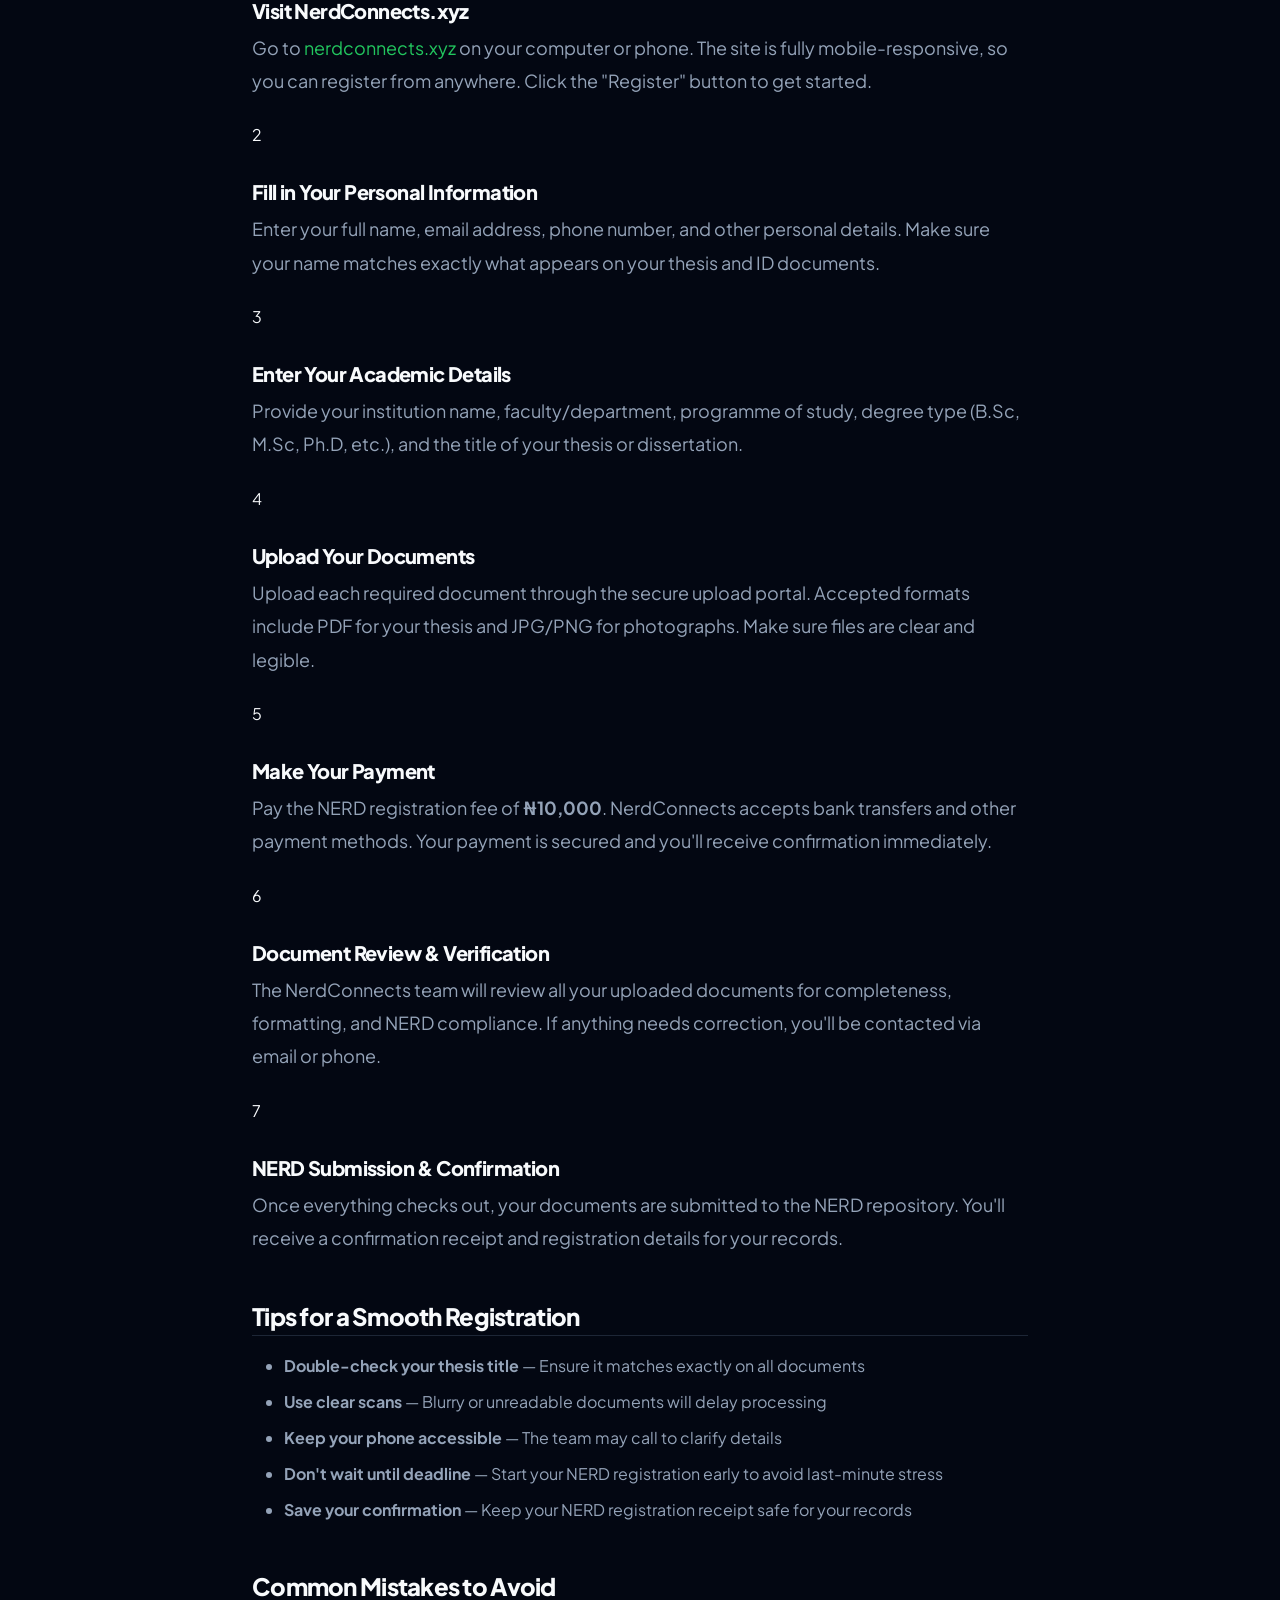
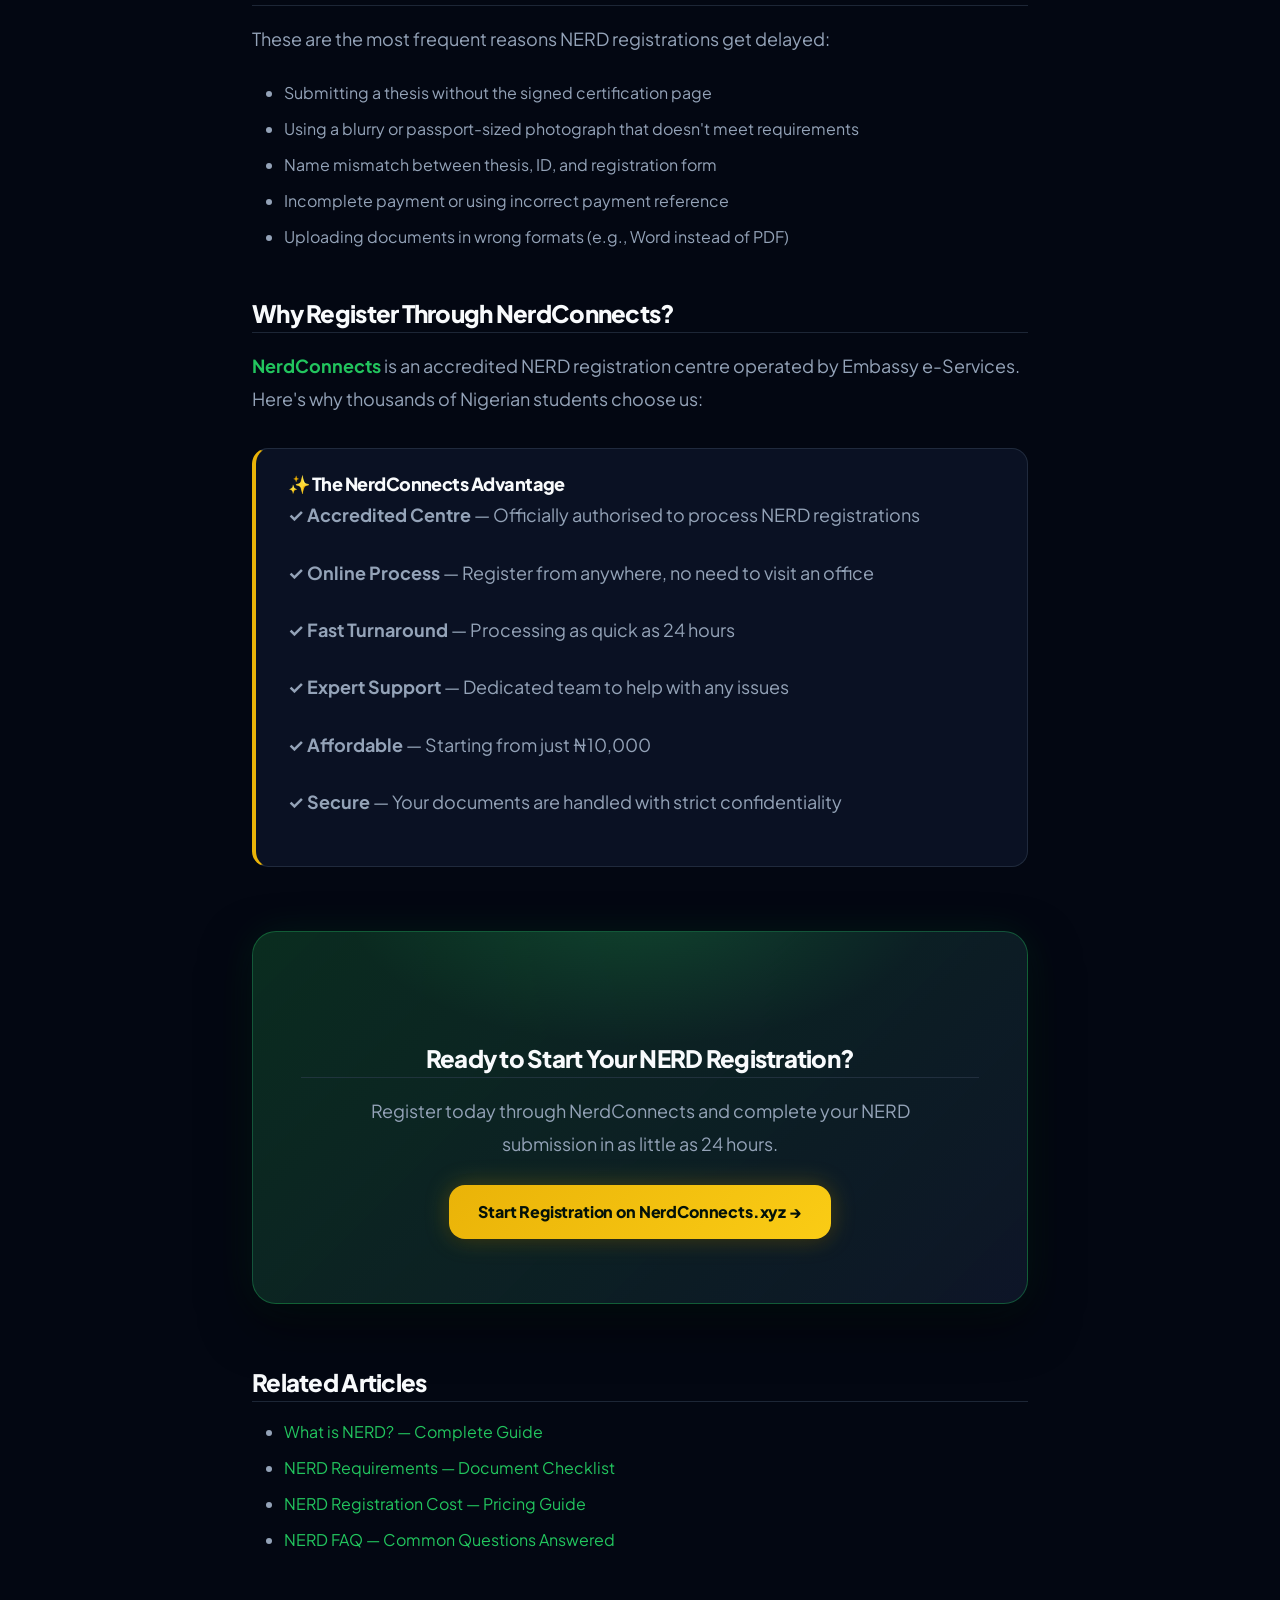
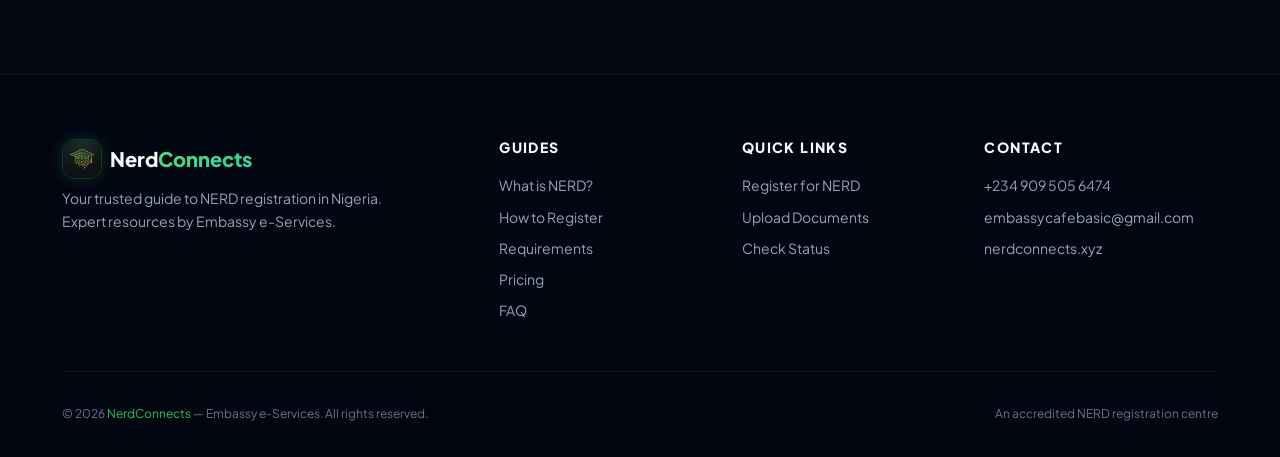
<file: how-to-register-for-nerd.html>
<!DOCTYPE html>
<html lang="en" data-theme="dark">
<head>
  <meta charset="UTF-8" />
  <meta name="viewport" content="width=device-width, initial-scale=1.0" />

  <title>How to Register for NERD in Nigeria — Step-by-Step Guide 2026 | NerdConnects</title>
  <meta name="description" content="Step-by-step guide on how to register for NERD in Nigeria. Learn the complete NERD registration process, from document preparation to submission through NerdConnects." />
  <meta name="keywords" content="how to register for NERD, NERD registration process, NERD registration Nigeria, register NERD online, NERD submission process, how to submit thesis NERD, NERD clearance slip, Remita NERD upload, NERD postgraduate clearance, UNILAG NERD, UI NERD, OAU NERD" />
  <meta name="author" content="Embassy e-Services" />
  <meta name="robots" content="index, follow" />
  <link rel="canonical" href="https://blog.nerdconnects.xyz/how-to-register-for-nerd.html" />

  <meta name="geo.region" content="NG" />
  <meta name="geo.placename" content="Nigeria" />

  <meta property="og:type" content="article" />
  <meta property="og:title" content="How to Register for NERD in Nigeria — Step-by-Step Guide 2026" />
  <meta property="og:description" content="Complete walkthrough of the NERD registration process in Nigeria. Every step explained clearly." />
  <meta property="og:url" content="https://blog.nerdconnects.xyz/how-to-register-for-nerd.html" />
  <meta property="og:site_name" content="NerdConnects Blog" />
  <meta property="og:locale" content="en_NG" />
  <meta property="article:published_time" content="2026-09-20" />
  <meta property="article:author" content="NerdConnects" />
  <meta property="article:section" content="Education" />

  <meta name="twitter:card" content="summary_large_image" />
  <meta name="twitter:title" content="How to Register for NERD in Nigeria — Step-by-Step Guide 2026" />
  <meta name="twitter:description" content="Complete NERD registration walkthrough. Every step from documents to submission." />
  <!-- Standard Favicons & Touch Icons (Google SEO & Mobile PWA) -->
  <link rel="icon" type="image/x-icon" href="/favicon.ico" />
  <link rel="icon" type="image/png" sizes="16x16" href="/favicon-16x16.png" />
  <link rel="icon" type="image/png" sizes="32x32" href="/favicon-32x32.png" />
  <link rel="icon" type="image/png" sizes="48x48" href="/favicon-48x48.png" />
  <link rel="apple-touch-icon" sizes="180x180" href="/apple-touch-icon.png" />
  <link rel="manifest" href="/site.webmanifest" />
  <meta name="msapplication-TileColor" content="#030712" />
  <meta name="theme-color" content="#030712" />

  <!-- Open Graph & Twitter Social Share Previews (WhatsApp, X, LinkedIn) -->
  <meta property="og:image" content="https://blog.nerdconnects.xyz/og-image.jpg" />
  <meta property="og:image:secure_url" content="https://blog.nerdconnects.xyz/og-image.jpg" />
  <meta property="og:image:type" content="image/jpeg" />
  <meta property="og:image:width" content="1200" />
  <meta property="og:image:height" content="630" />
  <meta property="og:image:alt" content="NerdConnects — Official NERD Registration Guide Nigeria" />
  <meta name="twitter:image" content="https://blog.nerdconnects.xyz/og-image.jpg" />
  <meta name="twitter:image:alt" content="NerdConnects — Official NERD Registration Guide Nigeria" />

  <link rel="preconnect" href="https://fonts.googleapis.com" />
  <link rel="preconnect" href="https://fonts.gstatic.com" crossorigin />
  <link href="https://fonts.googleapis.com/css2?family=Plus+Jakarta+Sans:wght@400;500;600;700;800;900&family=Inter:wght@400;500;600;700;800&display=swap" rel="stylesheet" />
  <link rel="stylesheet" href="styles.css?v=3.2" />

  <script type="application/ld+json">
  {
    "@context": "https://schema.org",
    "@type": "HowTo",
    "name": "How to Register for NERD in Nigeria",
    "description": "Step-by-step guide on how to register for NERD (Nigeria Education Repository & Databank) through NerdConnects.",
    "totalTime": "PT30M",
    "estimatedCost": {
      "@type": "MonetaryAmount",
      "currency": "NGN",
      "value": "10000"
    },
    "step": [
      {
        "@type": "HowToStep",
        "name": "Gather Your Documents",
        "text": "Collect your thesis or dissertation, passport photograph, valid government ID, certification/approval page, and authorization letter if applicable.",
        "position": 1
      },
      {
        "@type": "HowToStep",
        "name": "Visit NerdConnects",
        "text": "Go to nerdconnects.xyz and create your account to begin the NERD registration process.",
        "url": "https://nerdconnects.xyz",
        "position": 2
      },
      {
        "@type": "HowToStep",
        "name": "Fill in Your Details",
        "text": "Complete the registration form with your personal information, institution details, programme of study, and thesis title.",
        "position": 3
      },
      {
        "@type": "HowToStep",
        "name": "Upload Your Documents",
        "text": "Upload your thesis/dissertation in PDF format along with all supporting documents through the secure upload portal.",
        "position": 4
      },
      {
        "@type": "HowToStep",
        "name": "Make Payment",
        "text": "Pay the NERD registration fee of ₦10,000 through the available payment methods.",
        "position": 5
      },
      {
        "@type": "HowToStep",
        "name": "Document Verification",
        "text": "The NerdConnects team reviews your documents for completeness, formatting, and NERD compliance.",
        "position": 6
      },
      {
        "@type": "HowToStep",
        "name": "Receive Confirmation",
        "text": "Once your documents are verified and submitted, you receive your NERD registration confirmation.",
        "position": 7
      }
    ]
  }
  </script>

  <script type="application/ld+json">
  {
    "@context": "https://schema.org",
    "@type": "BreadcrumbList",
    "itemListElement": [
      { "@type": "ListItem", "position": 1, "name": "Home", "item": "https://blog.nerdconnects.xyz/" },
      { "@type": "ListItem", "position": 2, "name": "How to Register for NERD", "item": "https://blog.nerdconnects.xyz/how-to-register-for-nerd.html" }
    ]
  }
  </script>
</head>
<body>

  <!-- Reading Progress Bar -->
  <div class="reading-progress-bar" id="reading-progress" aria-hidden="true"></div>

  <!-- Noise texture overlay -->
  <div class="noise-overlay" aria-hidden="true"></div>

  <!-- NAVBAR -->
  <nav class="navbar" id="navbar">
    <div class="container navbar__inner">
      <a href="index.html" class="navbar__brand">
        <img src="logo.jpg" alt="NerdConnects Logo" class="navbar__logo" width="40" height="40" />
        <div class="navbar__brand-text">Nerd<span>Connects</span> Blog</div>
      </a>
      <ul class="navbar__links" id="nav-links">
        <li><a href="index.html">Home</a></li>
        <li><a href="what-is-nerd.html">What is NERD?</a></li>
        <li><a href="how-to-register-for-nerd.html" class="active">How to Register</a></li>
        <li><a href="nerd-requirements.html">Requirements</a></li>
        <li><a href="nerd-cost.html">Pricing</a></li>
        <li><a href="nerd-faq.html">FAQ</a></li>
      </ul>
      <div class="navbar__right">
        
        <a href="https://nerdconnects.xyz" class="navbar__cta" target="_blank" rel="noopener">Register Now →</a>
        <button class="navbar__toggle" id="nav-toggle" aria-label="Toggle navigation" aria-expanded="false">
          <span></span><span></span><span></span>
        </button>
      </div>
    </div>
  </nav>

  <!-- ARTICLE HERO -->
  <section class="article-hero">
    <div class="container container--narrow">
      <div class="article-hero__breadcrumb">
        <a href="index.html">Home</a> <span>/</span> <span>How to Register for NERD</span>
      </div>
      <span class="article-hero__tag">Step-by-Step Guide</span>
      <h1 class="article-hero__title">How to Register for NERD in Nigeria — Step-by-Step Guide 2026</h1>
      <div class="article-hero__meta">
        <span>📅 September 20, 2026</span>
        <span>⏱️ 10 min read</span>
        <span>✍️ NerdConnects Team</span>
      </div>
    </div>
  </section>

  <!-- ARTICLE CONTENT -->
  <article class="article-content">
    <div class="container container--narrow">

      <p>Registering for <strong>NERD (Nigeria Education Repository &amp; Databank)</strong> is a crucial step in your academic journey. Whether you're submitting a Master's thesis, PhD dissertation, or final-year project report, this guide will walk you through every step of the NERD registration process in 2026.</p>

      <div class="info-box info-box--green">
        <h4 class="info-box__title">⏱️ How Long Does NERD Registration Take?</h4>
        <p>With <a href="https://nerdconnects.xyz" target="_blank" rel="noopener">NerdConnects</a>, NERD registration can be completed in as little as <strong>24 hours</strong> once all documents are verified and payment is confirmed.</p>
      </div>

      <h2 id="before-you-start">Before You Start: What You'll Need</h2>
      <p>Before beginning the NERD registration process, make sure you have the following documents ready:</p>
      <ul class="checklist">
        <li>Your thesis, dissertation, or project report in <strong>PDF format</strong></li>
        <li>Recent <strong>passport photograph</strong> (white background preferred)</li>
        <li>Valid <strong>government-issued ID</strong> (NIN, voter's card, international passport, or driver's licence)</li>
        <li><strong>Certification/approval page</strong> — the signed page from your institution confirming your work</li>
        <li><strong>Abstract page</strong> of your thesis</li>
        <li><strong>Authorization letter</strong> from your institution (if required)</li>
        <li><strong>Payment proof</strong> — evidence of your NERD registration fee payment</li>
      </ul>

      <p>For a complete list of requirements with detailed specifications, see our <a href="nerd-requirements.html">NERD Requirements Checklist</a>.</p>

      <h2 id="step-by-step-guide">Step-by-Step NERD Registration Process</h2>
      <p>Here's exactly how to register for NERD through <a href="https://nerdconnects.xyz" target="_blank" rel="noopener">NerdConnects</a>:</p>

      <div class="steps">
        <div class="step animate-on-scroll">
          <div class="step__number">1</div>
          <div class="step__content">
            <h3>Visit NerdConnects.xyz</h3>
            <p>Go to <a href="https://nerdconnects.xyz" target="_blank" rel="noopener">nerdconnects.xyz</a> on your computer or phone. The site is fully mobile-responsive, so you can register from anywhere. Click the "Register" button to get started.</p>
          </div>
        </div>

        <div class="step animate-on-scroll">
          <div class="step__number">2</div>
          <div class="step__content">
            <h3>Fill in Your Personal Information</h3>
            <p>Enter your full name, email address, phone number, and other personal details. Make sure your name matches exactly what appears on your thesis and ID documents.</p>
          </div>
        </div>

        <div class="step animate-on-scroll">
          <div class="step__number">3</div>
          <div class="step__content">
            <h3>Enter Your Academic Details</h3>
            <p>Provide your institution name, faculty/department, programme of study, degree type (B.Sc, M.Sc, Ph.D, etc.), and the title of your thesis or dissertation.</p>
          </div>
        </div>

        <div class="step animate-on-scroll">
          <div class="step__number">4</div>
          <div class="step__content">
            <h3>Upload Your Documents</h3>
            <p>Upload each required document through the secure upload portal. Accepted formats include PDF for your thesis and JPG/PNG for photographs. Make sure files are clear and legible.</p>
          </div>
        </div>

        <div class="step animate-on-scroll">
          <div class="step__number">5</div>
          <div class="step__content">
            <h3>Make Your Payment</h3>
            <p>Pay the NERD registration fee of <strong>₦10,000</strong>. NerdConnects accepts bank transfers and other payment methods. Your payment is secured and you'll receive confirmation immediately.</p>
          </div>
        </div>

        <div class="step animate-on-scroll">
          <div class="step__number">6</div>
          <div class="step__content">
            <h3>Document Review &amp; Verification</h3>
            <p>The NerdConnects team will review all your uploaded documents for completeness, formatting, and NERD compliance. If anything needs correction, you'll be contacted via email or phone.</p>
          </div>
        </div>

        <div class="step animate-on-scroll">
          <div class="step__number">7</div>
          <div class="step__content">
            <h3>NERD Submission &amp; Confirmation</h3>
            <p>Once everything checks out, your documents are submitted to the NERD repository. You'll receive a confirmation receipt and registration details for your records.</p>
          </div>
        </div>
      </div>

      <h2 id="tips-for-success">Tips for a Smooth Registration</h2>
      <ul>
        <li><strong>Double-check your thesis title</strong> — Ensure it matches exactly on all documents</li>
        <li><strong>Use clear scans</strong> — Blurry or unreadable documents will delay processing</li>
        <li><strong>Keep your phone accessible</strong> — The team may call to clarify details</li>
        <li><strong>Don't wait until deadline</strong> — Start your NERD registration early to avoid last-minute stress</li>
        <li><strong>Save your confirmation</strong> — Keep your NERD registration receipt safe for your records</li>
      </ul>

      <h2 id="common-mistakes">Common Mistakes to Avoid</h2>
      <p>These are the most frequent reasons NERD registrations get delayed:</p>
      <ul>
        <li>Submitting a thesis without the signed certification page</li>
        <li>Using a blurry or passport-sized photograph that doesn't meet requirements</li>
        <li>Name mismatch between thesis, ID, and registration form</li>
        <li>Incomplete payment or using incorrect payment reference</li>
        <li>Uploading documents in wrong formats (e.g., Word instead of PDF)</li>
      </ul>

      <h2 id="why-nerdconnects">Why Register Through NerdConnects?</h2>
      <p><a href="https://nerdconnects.xyz" target="_blank" rel="noopener"><strong>NerdConnects</strong></a> is an accredited NERD registration centre operated by Embassy e-Services. Here's why thousands of Nigerian students choose us:</p>

      <div class="info-box info-box--gold">
        <h4 class="info-box__title">✨ The NerdConnects Advantage</h4>
        <p><strong>✓ Accredited Centre</strong> — Officially authorised to process NERD registrations</p>
        <p><strong>✓ Online Process</strong> — Register from anywhere, no need to visit an office</p>
        <p><strong>✓ Fast Turnaround</strong> — Processing as quick as 24 hours</p>
        <p><strong>✓ Expert Support</strong> — Dedicated team to help with any issues</p>
        <p><strong>✓ Affordable</strong> — Starting from just ₦10,000</p>
        <p><strong>✓ Secure</strong> — Your documents are handled with strict confidentiality</p>
      </div>

      <!-- CTA -->
      <div class="cta-banner">
        <h2 class="cta-banner__title">Ready to Start Your NERD Registration?</h2>
        <p class="cta-banner__desc">
          Register today through NerdConnects and complete your NERD submission in as little as 24 hours.
        </p>
        <a href="https://nerdconnects.xyz" class="btn btn--gold" target="_blank" rel="noopener">
          Start Registration on NerdConnects.xyz →
        </a>
      </div>

      <h2 id="related">Related Articles</h2>
      <ul>
        <li><a href="what-is-nerd.html">What is NERD? — Complete Guide</a></li>
        <li><a href="nerd-requirements.html">NERD Requirements — Document Checklist</a></li>
        <li><a href="nerd-cost.html">NERD Registration Cost — Pricing Guide</a></li>
        <li><a href="nerd-faq.html">NERD FAQ — Common Questions Answered</a></li>
      </ul>

    </div>
  </article>

  <!-- FOOTER -->
  <footer class="footer">
    <div class="container">
      <div class="footer__grid">
        <div class="footer__brand">
          <a href="index.html" class="navbar__brand">
            <img src="logo.jpg" alt="NerdConnects" class="navbar__logo" width="40" height="40" />
            <div class="navbar__brand-text">Nerd<span>Connects</span></div>
          </a>
          <p>Your trusted guide to NERD registration in Nigeria. Expert resources by Embassy e-Services.</p>
        </div>
        <div>
          <h4 class="footer__heading">Guides</h4>
          <ul class="footer__links">
            <li><a href="what-is-nerd.html">What is NERD?</a></li>
            <li><a href="how-to-register-for-nerd.html">How to Register</a></li>
            <li><a href="nerd-requirements.html">Requirements</a></li>
            <li><a href="nerd-cost.html">Pricing</a></li>
            <li><a href="nerd-faq.html">FAQ</a></li>
          </ul>
        </div>
        <div>
          <h4 class="footer__heading">Quick Links</h4>
          <ul class="footer__links">
            <li><a href="https://nerdconnects.xyz" target="_blank" rel="noopener">Register for NERD</a></li>
            <li><a href="https://nerdconnects.xyz" target="_blank" rel="noopener">Upload Documents</a></li>
            <li><a href="https://nerdconnects.xyz" target="_blank" rel="noopener">Check Status</a></li>
          </ul>
        </div>
        <div>
          <h4 class="footer__heading">Contact</h4>
          <ul class="footer__links">
            <li><a href="tel:+2349095056474">+234 909 505 6474</a></li>
            <li><a href="mailto:embassycafebasic@gmail.com">embassycafebasic@gmail.com</a></li>
            <li><a href="https://nerdconnects.xyz" target="_blank" rel="noopener">nerdconnects.xyz</a></li>
          </ul>
        </div>
      </div>
      <div class="footer__bottom">
        <span>&copy; 2026 <a href="https://nerdconnects.xyz" target="_blank" rel="noopener">NerdConnects</a> — Embassy e-Services. All rights reserved.</span>
        <span>An accredited NERD registration centre</span>
      </div>
    </div>
  </footer>

  <!-- Floating WhatsApp Support Button -->
  <a href="https://wa.me/2349095056474?text=Hello%20NerdConnects%2C%20I%20need%20help%20registering%20for%20NERD" class="floating-support-btn" target="_blank" rel="noopener" aria-label="Chat on WhatsApp">
    <span class="floating-pulse-dot"></span>
    <span>💬 WhatsApp Support</span>
  </a>

  <script src="script.js?v=3.2"></script>
</body>
</html>
</file>
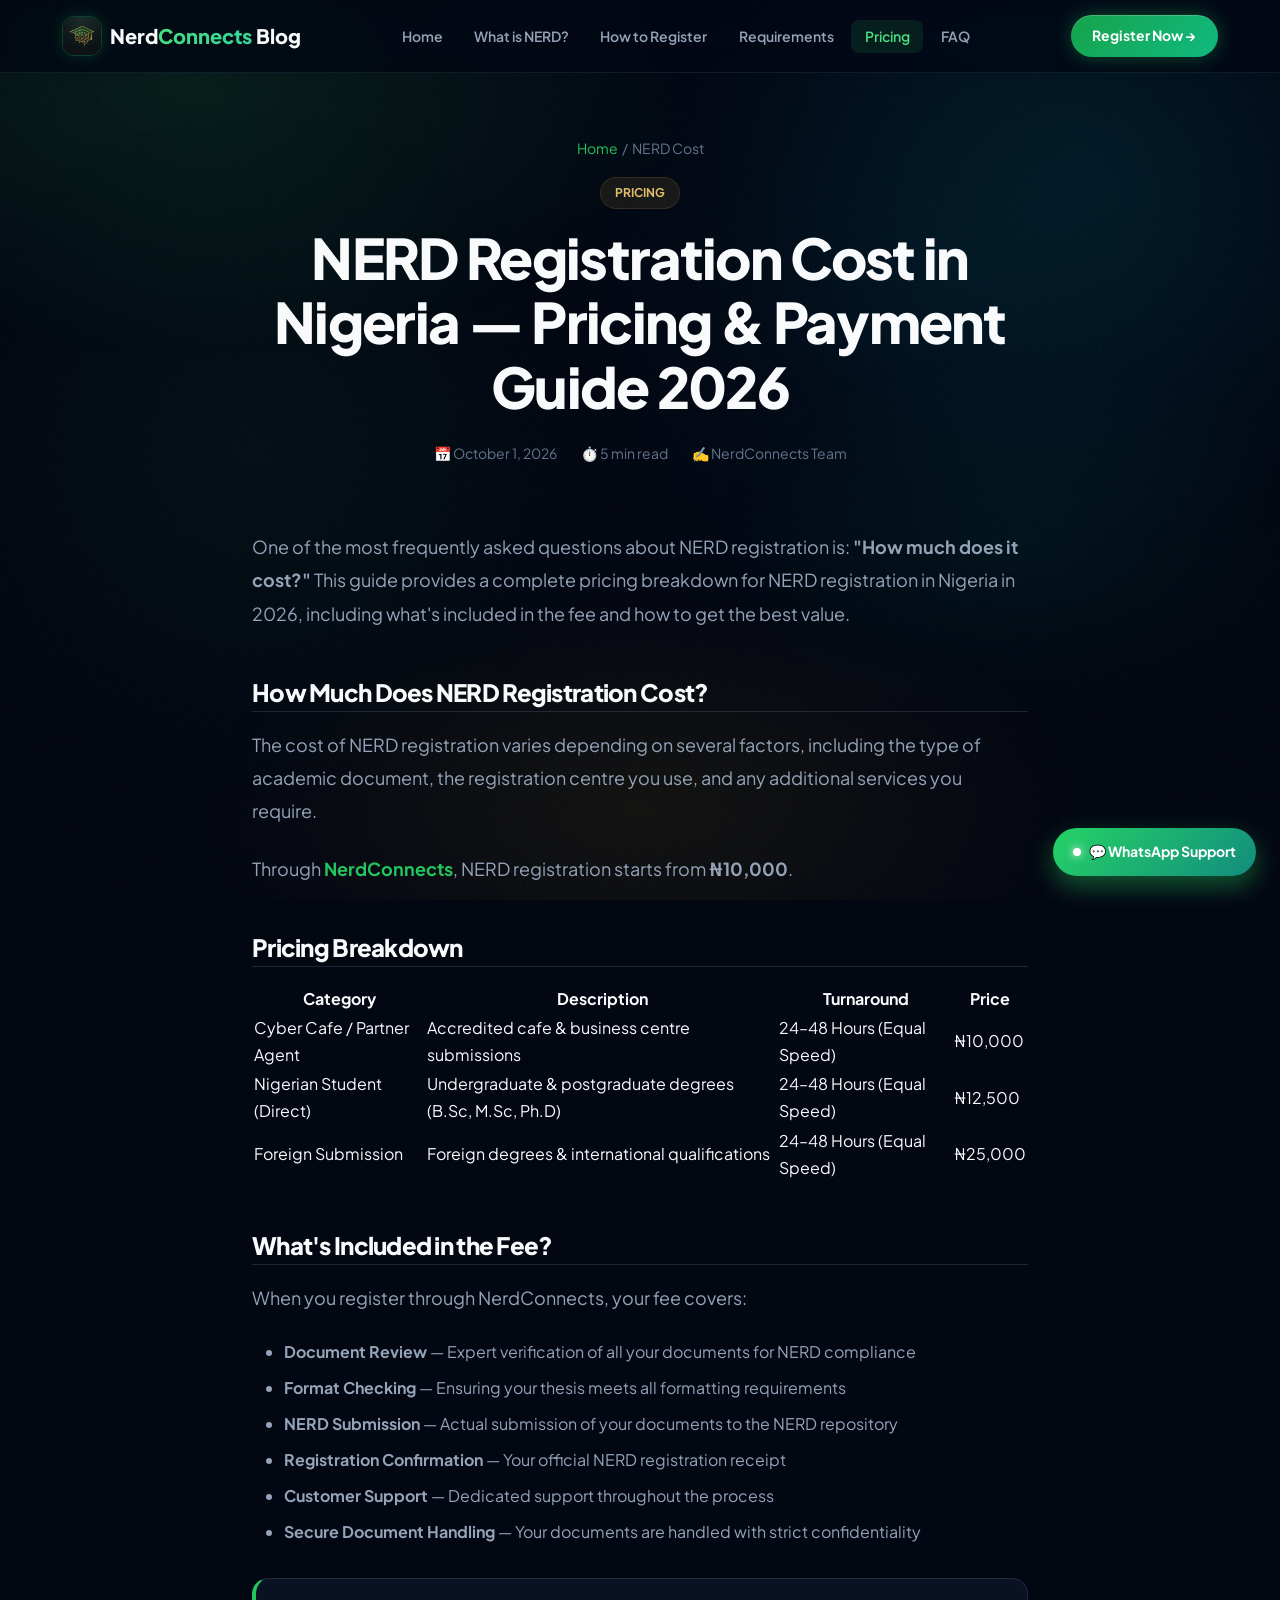
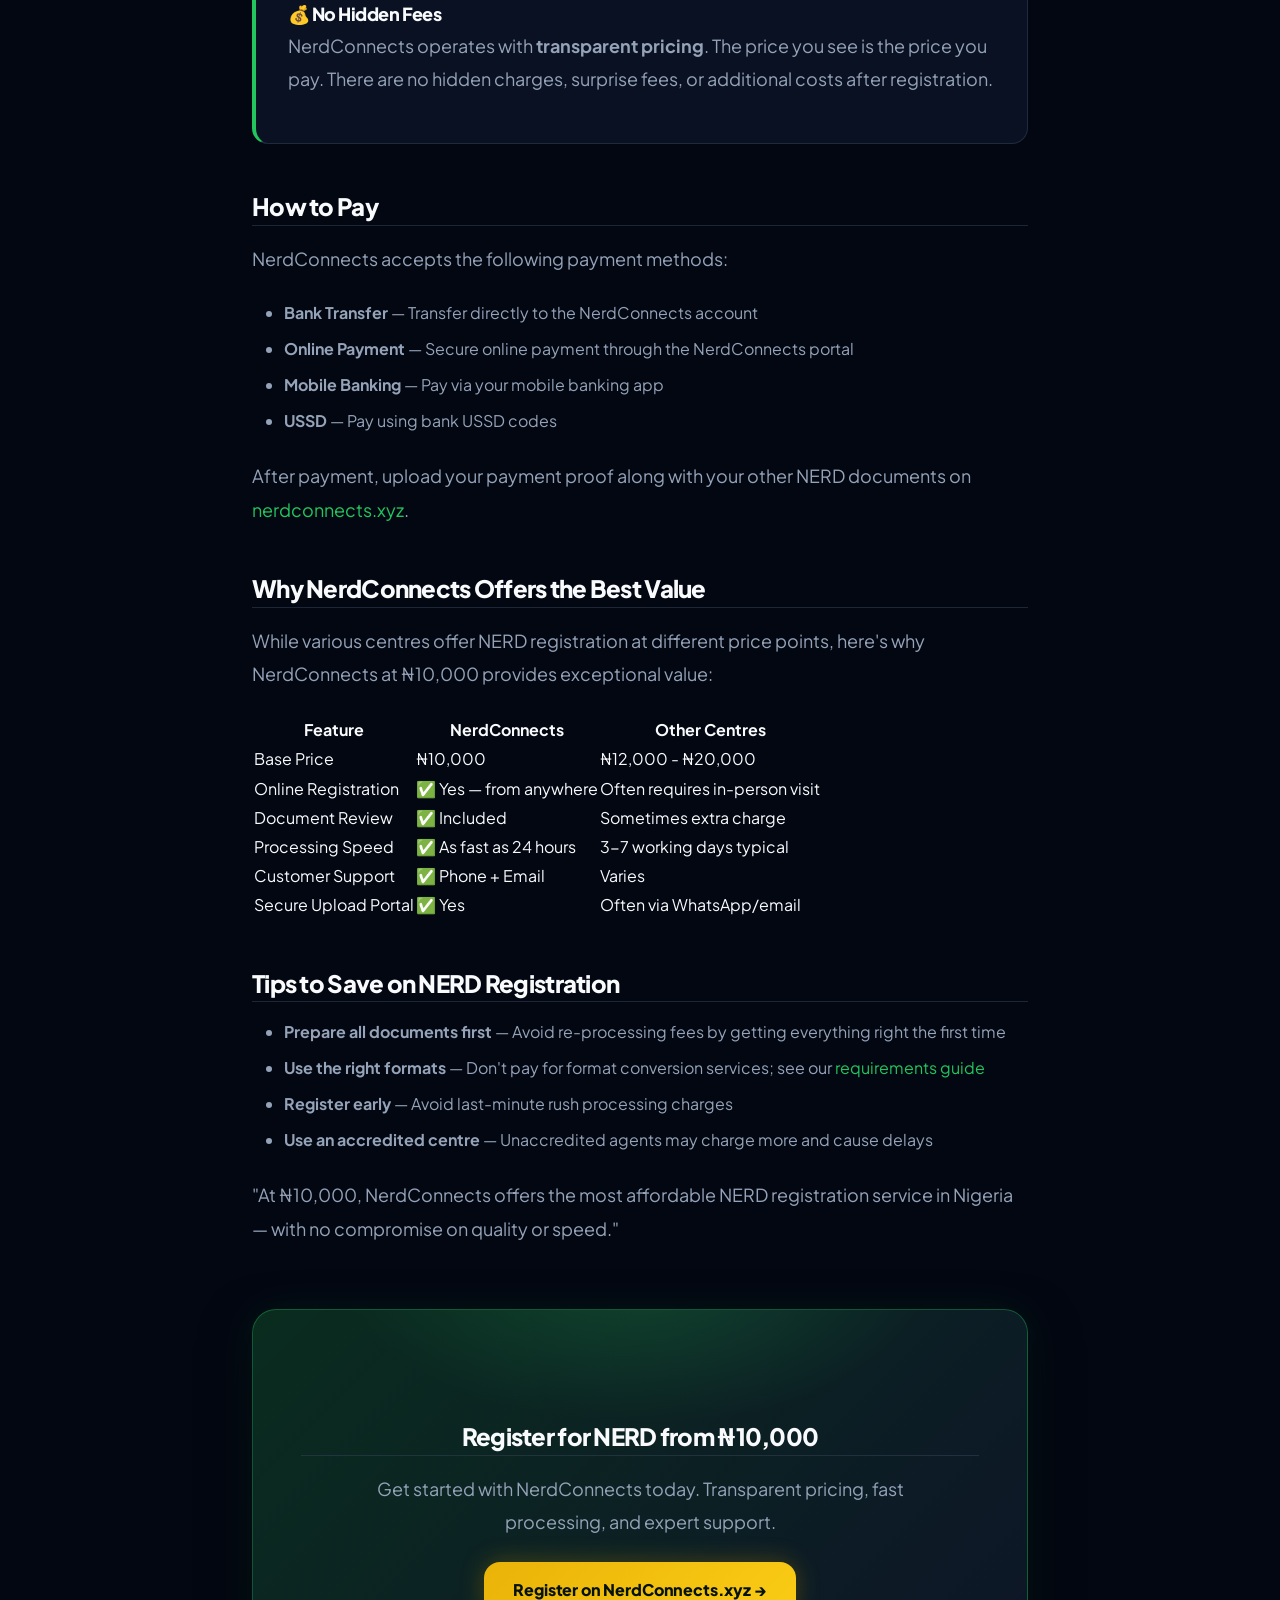
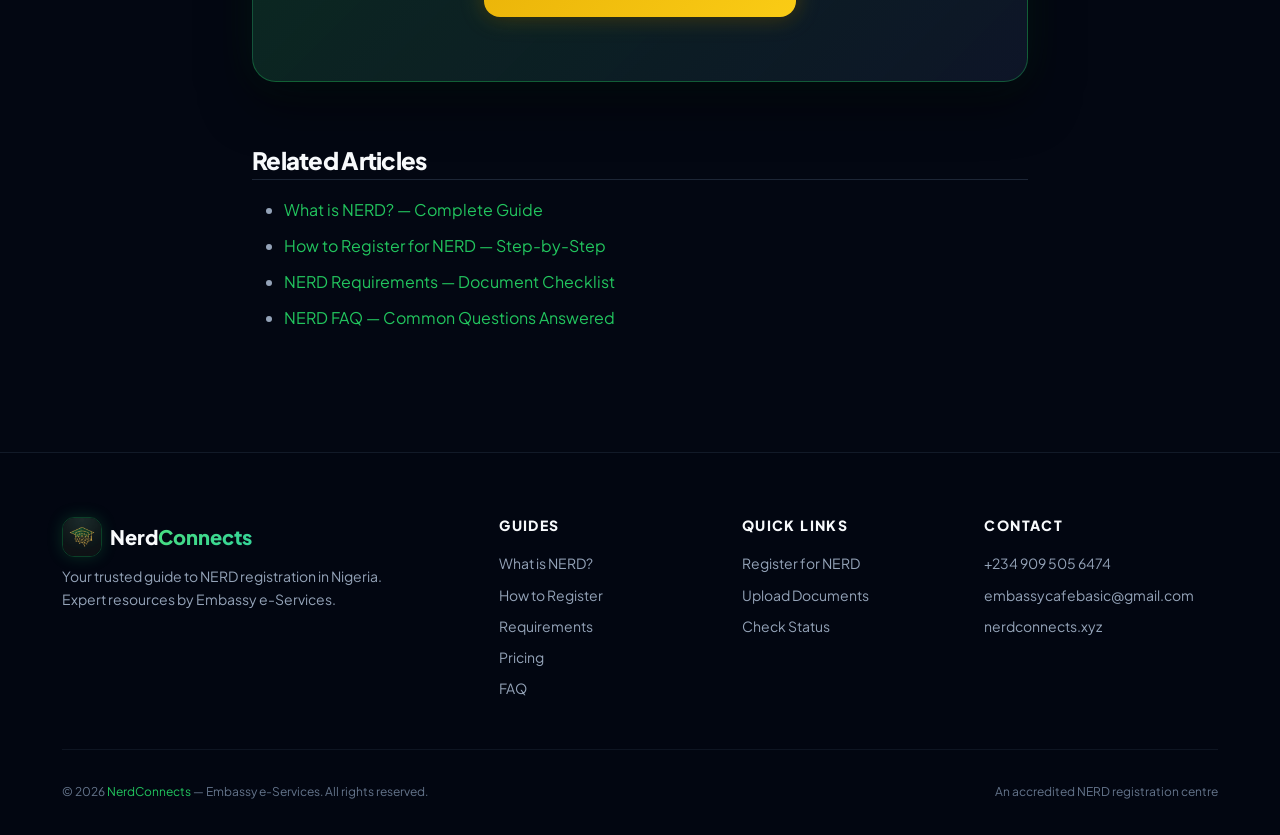
<file: nerd-cost.html>
<!DOCTYPE html>
<html lang="en" data-theme="dark">
<head>
  <meta charset="UTF-8" />
  <meta name="viewport" content="width=device-width, initial-scale=1.0" />

  <title>NERD Registration Cost in Nigeria — Pricing & Payment Guide 2026 | NerdConnects</title>
  <meta name="description" content="How much does NERD registration cost in Nigeria? Official 2026 fee schedule: ₦10,000 for Cyber Cafes, ₦12,500 for Students, ₦25,000 for Foreign Submissions. Equal 24–48hr turnaround with zero partiality." />
  <meta name="keywords" content="NERD registration cost, NERD price Nigeria, how much is NERD registration, NERD fee Remita, cost of NERD registration Nigeria 2026, NERD payment portal, NERD foreign degree fee, NERD submission price" />
  <meta name="author" content="Embassy e-Services" />
  <meta name="robots" content="index, follow" />
  <link rel="canonical" href="https://blog.nerdconnects.xyz/nerd-cost.html" />

  <meta name="geo.region" content="NG" />
  <meta name="geo.placename" content="Nigeria" />

  <meta property="og:type" content="article" />
  <meta property="og:title" content="NERD Registration Cost in Nigeria — Pricing Guide 2026" />
  <meta property="og:description" content="Full NERD registration pricing breakdown. Starting from ₦10,000 with NerdConnects." />
  <meta property="og:url" content="https://blog.nerdconnects.xyz/nerd-cost.html" />
  <meta property="og:site_name" content="NerdConnects Blog" />
  <meta property="og:locale" content="en_NG" />
  <meta property="article:published_time" content="2026-10-01" />

  <meta name="twitter:card" content="summary_large_image" />
  <meta name="twitter:title" content="NERD Registration Cost — Pricing Guide 2026" />
  <meta name="twitter:description" content="Full pricing breakdown for NERD registration in Nigeria." />
  <!-- Standard Favicons & Touch Icons (Google SEO & Mobile PWA) -->
  <link rel="icon" type="image/x-icon" href="/favicon.ico" />
  <link rel="icon" type="image/png" sizes="16x16" href="/favicon-16x16.png" />
  <link rel="icon" type="image/png" sizes="32x32" href="/favicon-32x32.png" />
  <link rel="icon" type="image/png" sizes="48x48" href="/favicon-48x48.png" />
  <link rel="apple-touch-icon" sizes="180x180" href="/apple-touch-icon.png" />
  <link rel="manifest" href="/site.webmanifest" />
  <meta name="msapplication-TileColor" content="#030712" />
  <meta name="theme-color" content="#030712" />

  <!-- Open Graph & Twitter Social Share Previews (WhatsApp, X, LinkedIn) -->
  <meta property="og:image" content="https://blog.nerdconnects.xyz/og-image.jpg" />
  <meta property="og:image:secure_url" content="https://blog.nerdconnects.xyz/og-image.jpg" />
  <meta property="og:image:type" content="image/jpeg" />
  <meta property="og:image:width" content="1200" />
  <meta property="og:image:height" content="630" />
  <meta property="og:image:alt" content="NerdConnects — Official NERD Registration Guide Nigeria" />
  <meta name="twitter:image" content="https://blog.nerdconnects.xyz/og-image.jpg" />
  <meta name="twitter:image:alt" content="NerdConnects — Official NERD Registration Guide Nigeria" />

  <link rel="preconnect" href="https://fonts.googleapis.com" />
  <link rel="preconnect" href="https://fonts.gstatic.com" crossorigin />
  <link href="https://fonts.googleapis.com/css2?family=Plus+Jakarta+Sans:wght@400;500;600;700;800;900&family=Inter:wght@400;500;600;700;800&display=swap" rel="stylesheet" />
  <link rel="stylesheet" href="styles.css?v=3.2" />

  <script type="application/ld+json">
  {
    "@context": "https://schema.org",
    "@type": "Article",
    "headline": "NERD Registration Cost in Nigeria — Pricing & Payment Guide 2026",
    "description": "Full pricing breakdown for NERD registration in Nigeria through NerdConnects.",
    "url": "https://blog.nerdconnects.xyz/nerd-cost.html",
    "datePublished": "2026-10-01",
    "dateModified": "2026-10-07",
    "author": { "@type": "Organization", "name": "NerdConnects", "url": "https://nerdconnects.xyz" },
    "publisher": { "@type": "Organization", "name": "Embassy e-Services", "url": "https://nerdconnects.xyz" }
  }
  </script>

  <script type="application/ld+json">
  {
    "@context": "https://schema.org",
    "@type": "BreadcrumbList",
    "itemListElement": [
      { "@type": "ListItem", "position": 1, "name": "Home", "item": "https://blog.nerdconnects.xyz/" },
      { "@type": "ListItem", "position": 2, "name": "NERD Cost", "item": "https://blog.nerdconnects.xyz/nerd-cost.html" }
    ]
  }
  </script>
</head>
<body>

  <!-- Reading Progress Bar -->
  <div class="reading-progress-bar" id="reading-progress" aria-hidden="true"></div>

  <!-- Noise texture overlay -->
  <div class="noise-overlay" aria-hidden="true"></div>

  <nav class="navbar" id="navbar">
    <div class="container navbar__inner">
      <a href="index.html" class="navbar__brand">
        <img src="logo.jpg" alt="NerdConnects Logo" class="navbar__logo" width="40" height="40" />
        <div class="navbar__brand-text">Nerd<span>Connects</span> Blog</div>
      </a>
      <ul class="navbar__links" id="nav-links">
        <li><a href="index.html">Home</a></li>
        <li><a href="what-is-nerd.html">What is NERD?</a></li>
        <li><a href="how-to-register-for-nerd.html">How to Register</a></li>
        <li><a href="nerd-requirements.html">Requirements</a></li>
        <li><a href="nerd-cost.html" class="active">Pricing</a></li>
        <li><a href="nerd-faq.html">FAQ</a></li>
      </ul>
      <div class="navbar__right">
        
        <a href="https://nerdconnects.xyz" class="navbar__cta" target="_blank" rel="noopener">Register Now →</a>
        <button class="navbar__toggle" id="nav-toggle" aria-label="Toggle navigation" aria-expanded="false">
          <span></span><span></span><span></span>
        </button>
      </div>
    </div>
  </nav>

  <section class="article-hero">
    <div class="container container--narrow">
      <div class="article-hero__breadcrumb">
        <a href="index.html">Home</a> <span>/</span> <span>NERD Cost</span>
      </div>
      <span class="article-hero__tag" style="background: rgba(212,168,67,0.1); border-color: rgba(212,168,67,0.15); color: #e0be6a;">Pricing</span>
      <h1 class="article-hero__title">NERD Registration Cost in Nigeria — Pricing &amp; Payment Guide 2026</h1>
      <div class="article-hero__meta">
        <span>📅 October 1, 2026</span>
        <span>⏱️ 5 min read</span>
        <span>✍️ NerdConnects Team</span>
      </div>
    </div>
  </section>

  <article class="article-content">
    <div class="container container--narrow">

      <p>One of the most frequently asked questions about NERD registration is: <strong>"How much does it cost?"</strong> This guide provides a complete pricing breakdown for NERD registration in Nigeria in 2026, including what's included in the fee and how to get the best value.</p>

      <h2 id="how-much">How Much Does NERD Registration Cost?</h2>
      <p>The cost of NERD registration varies depending on several factors, including the type of academic document, the registration centre you use, and any additional services you require.</p>

      <p>Through <a href="https://nerdconnects.xyz" target="_blank" rel="noopener"><strong>NerdConnects</strong></a>, NERD registration starts from <strong>₦10,000</strong>.</p>

      <h2 id="pricing-breakdown">Pricing Breakdown</h2>

      <table class="pricing-table">
        <thead>
          <tr>
            <th>Category</th>
            <th>Description</th>
            <th>Turnaround</th>
            <th>Price</th>
          </tr>
        </thead>
        <tbody>
          <tr>
            <td>Cyber Cafe / Partner Agent</td>
            <td>Accredited cafe &amp; business centre submissions</td>
            <td>24–48 Hours (Equal Speed)</td>
            <td class="price">₦10,000</td>
          </tr>
          <tr>
            <td>Nigerian Student (Direct)</td>
            <td>Undergraduate &amp; postgraduate degrees (B.Sc, M.Sc, Ph.D)</td>
            <td>24–48 Hours (Equal Speed)</td>
            <td class="price">₦12,500</td>
          </tr>
          <tr>
            <td>Foreign Submission</td>
            <td>Foreign degrees &amp; international qualifications</td>
            <td>24–48 Hours (Equal Speed)</td>
            <td class="price">₦25,000</td>
          </tr>
        </tbody>
      </table>

      <h2 id="whats-included">What's Included in the Fee?</h2>
      <p>When you register through NerdConnects, your fee covers:</p>
      <ul class="checklist">
        <li><strong>Document Review</strong> — Expert verification of all your documents for NERD compliance</li>
        <li><strong>Format Checking</strong> — Ensuring your thesis meets all formatting requirements</li>
        <li><strong>NERD Submission</strong> — Actual submission of your documents to the NERD repository</li>
        <li><strong>Registration Confirmation</strong> — Your official NERD registration receipt</li>
        <li><strong>Customer Support</strong> — Dedicated support throughout the process</li>
        <li><strong>Secure Document Handling</strong> — Your documents are handled with strict confidentiality</li>
      </ul>

      <div class="info-box info-box--green">
        <h4 class="info-box__title">💰 No Hidden Fees</h4>
        <p>NerdConnects operates with <strong>transparent pricing</strong>. The price you see is the price you pay. There are no hidden charges, surprise fees, or additional costs after registration.</p>
      </div>

      <h2 id="payment-methods">How to Pay</h2>
      <p>NerdConnects accepts the following payment methods:</p>
      <ul>
        <li><strong>Bank Transfer</strong> — Transfer directly to the NerdConnects account</li>
        <li><strong>Online Payment</strong> — Secure online payment through the NerdConnects portal</li>
        <li><strong>Mobile Banking</strong> — Pay via your mobile banking app</li>
        <li><strong>USSD</strong> — Pay using bank USSD codes</li>
      </ul>

      <p>After payment, upload your payment proof along with your other NERD documents on <a href="https://nerdconnects.xyz" target="_blank" rel="noopener">nerdconnects.xyz</a>.</p>

      <h2 id="value-comparison">Why NerdConnects Offers the Best Value</h2>
      <p>While various centres offer NERD registration at different price points, here's why NerdConnects at ₦10,000 provides exceptional value:</p>

      <table class="pricing-table">
        <thead>
          <tr>
            <th>Feature</th>
            <th>NerdConnects</th>
            <th>Other Centres</th>
          </tr>
        </thead>
        <tbody>
          <tr>
            <td>Base Price</td>
            <td class="price">₦10,000</td>
            <td>₦12,000 - ₦20,000</td>
          </tr>
          <tr>
            <td>Online Registration</td>
            <td>✅ Yes — from anywhere</td>
            <td>Often requires in-person visit</td>
          </tr>
          <tr>
            <td>Document Review</td>
            <td>✅ Included</td>
            <td>Sometimes extra charge</td>
          </tr>
          <tr>
            <td>Processing Speed</td>
            <td>✅ As fast as 24 hours</td>
            <td>3-7 working days typical</td>
          </tr>
          <tr>
            <td>Customer Support</td>
            <td>✅ Phone + Email</td>
            <td>Varies</td>
          </tr>
          <tr>
            <td>Secure Upload Portal</td>
            <td>✅ Yes</td>
            <td>Often via WhatsApp/email</td>
          </tr>
        </tbody>
      </table>

      <h2 id="saving-tips">Tips to Save on NERD Registration</h2>
      <ul>
        <li><strong>Prepare all documents first</strong> — Avoid re-processing fees by getting everything right the first time</li>
        <li><strong>Use the right formats</strong> — Don't pay for format conversion services; see our <a href="nerd-requirements.html">requirements guide</a></li>
        <li><strong>Register early</strong> — Avoid last-minute rush processing charges</li>
        <li><strong>Use an accredited centre</strong> — Unaccredited agents may charge more and cause delays</li>
      </ul>

      <blockquote>
        <p>"At ₦10,000, NerdConnects offers the most affordable NERD registration service in Nigeria — with no compromise on quality or speed."</p>
      </blockquote>

      <div class="cta-banner">
        <h2 class="cta-banner__title">Register for NERD from ₦10,000</h2>
        <p class="cta-banner__desc">
          Get started with NerdConnects today. Transparent pricing, fast processing, and expert support.
        </p>
        <a href="https://nerdconnects.xyz" class="btn btn--gold" target="_blank" rel="noopener">
          Register on NerdConnects.xyz →
        </a>
      </div>

      <h2 id="related">Related Articles</h2>
      <ul>
        <li><a href="what-is-nerd.html">What is NERD? — Complete Guide</a></li>
        <li><a href="how-to-register-for-nerd.html">How to Register for NERD — Step-by-Step</a></li>
        <li><a href="nerd-requirements.html">NERD Requirements — Document Checklist</a></li>
        <li><a href="nerd-faq.html">NERD FAQ — Common Questions Answered</a></li>
      </ul>

    </div>
  </article>

  <footer class="footer">
    <div class="container">
      <div class="footer__grid">
        <div class="footer__brand">
          <a href="index.html" class="navbar__brand">
            <img src="logo.jpg" alt="NerdConnects" class="navbar__logo" width="40" height="40" />
            <div class="navbar__brand-text">Nerd<span>Connects</span></div>
          </a>
          <p>Your trusted guide to NERD registration in Nigeria. Expert resources by Embassy e-Services.</p>
        </div>
        <div>
          <h4 class="footer__heading">Guides</h4>
          <ul class="footer__links">
            <li><a href="what-is-nerd.html">What is NERD?</a></li>
            <li><a href="how-to-register-for-nerd.html">How to Register</a></li>
            <li><a href="nerd-requirements.html">Requirements</a></li>
            <li><a href="nerd-cost.html">Pricing</a></li>
            <li><a href="nerd-faq.html">FAQ</a></li>
          </ul>
        </div>
        <div>
          <h4 class="footer__heading">Quick Links</h4>
          <ul class="footer__links">
            <li><a href="https://nerdconnects.xyz" target="_blank" rel="noopener">Register for NERD</a></li>
            <li><a href="https://nerdconnects.xyz" target="_blank" rel="noopener">Upload Documents</a></li>
            <li><a href="https://nerdconnects.xyz" target="_blank" rel="noopener">Check Status</a></li>
          </ul>
        </div>
        <div>
          <h4 class="footer__heading">Contact</h4>
          <ul class="footer__links">
            <li><a href="tel:+2349095056474">+234 909 505 6474</a></li>
            <li><a href="mailto:embassycafebasic@gmail.com">embassycafebasic@gmail.com</a></li>
            <li><a href="https://nerdconnects.xyz" target="_blank" rel="noopener">nerdconnects.xyz</a></li>
          </ul>
        </div>
      </div>
      <div class="footer__bottom">
        <span>&copy; 2026 <a href="https://nerdconnects.xyz" target="_blank" rel="noopener">NerdConnects</a> — Embassy e-Services. All rights reserved.</span>
        <span>An accredited NERD registration centre</span>
      </div>
    </div>
  </footer>

  <!-- Floating WhatsApp Support Button -->
  <a href="https://wa.me/2349095056474?text=Hello%20NerdConnects%2C%20I%20have%20questions%20about%20NERD%20pricing" class="floating-support-btn" target="_blank" rel="noopener" aria-label="Chat on WhatsApp">
    <span class="floating-pulse-dot"></span>
    <span>💬 WhatsApp Support</span>
  </a>

  <script src="script.js?v=3.2"></script>
</body>
</html>
</file>
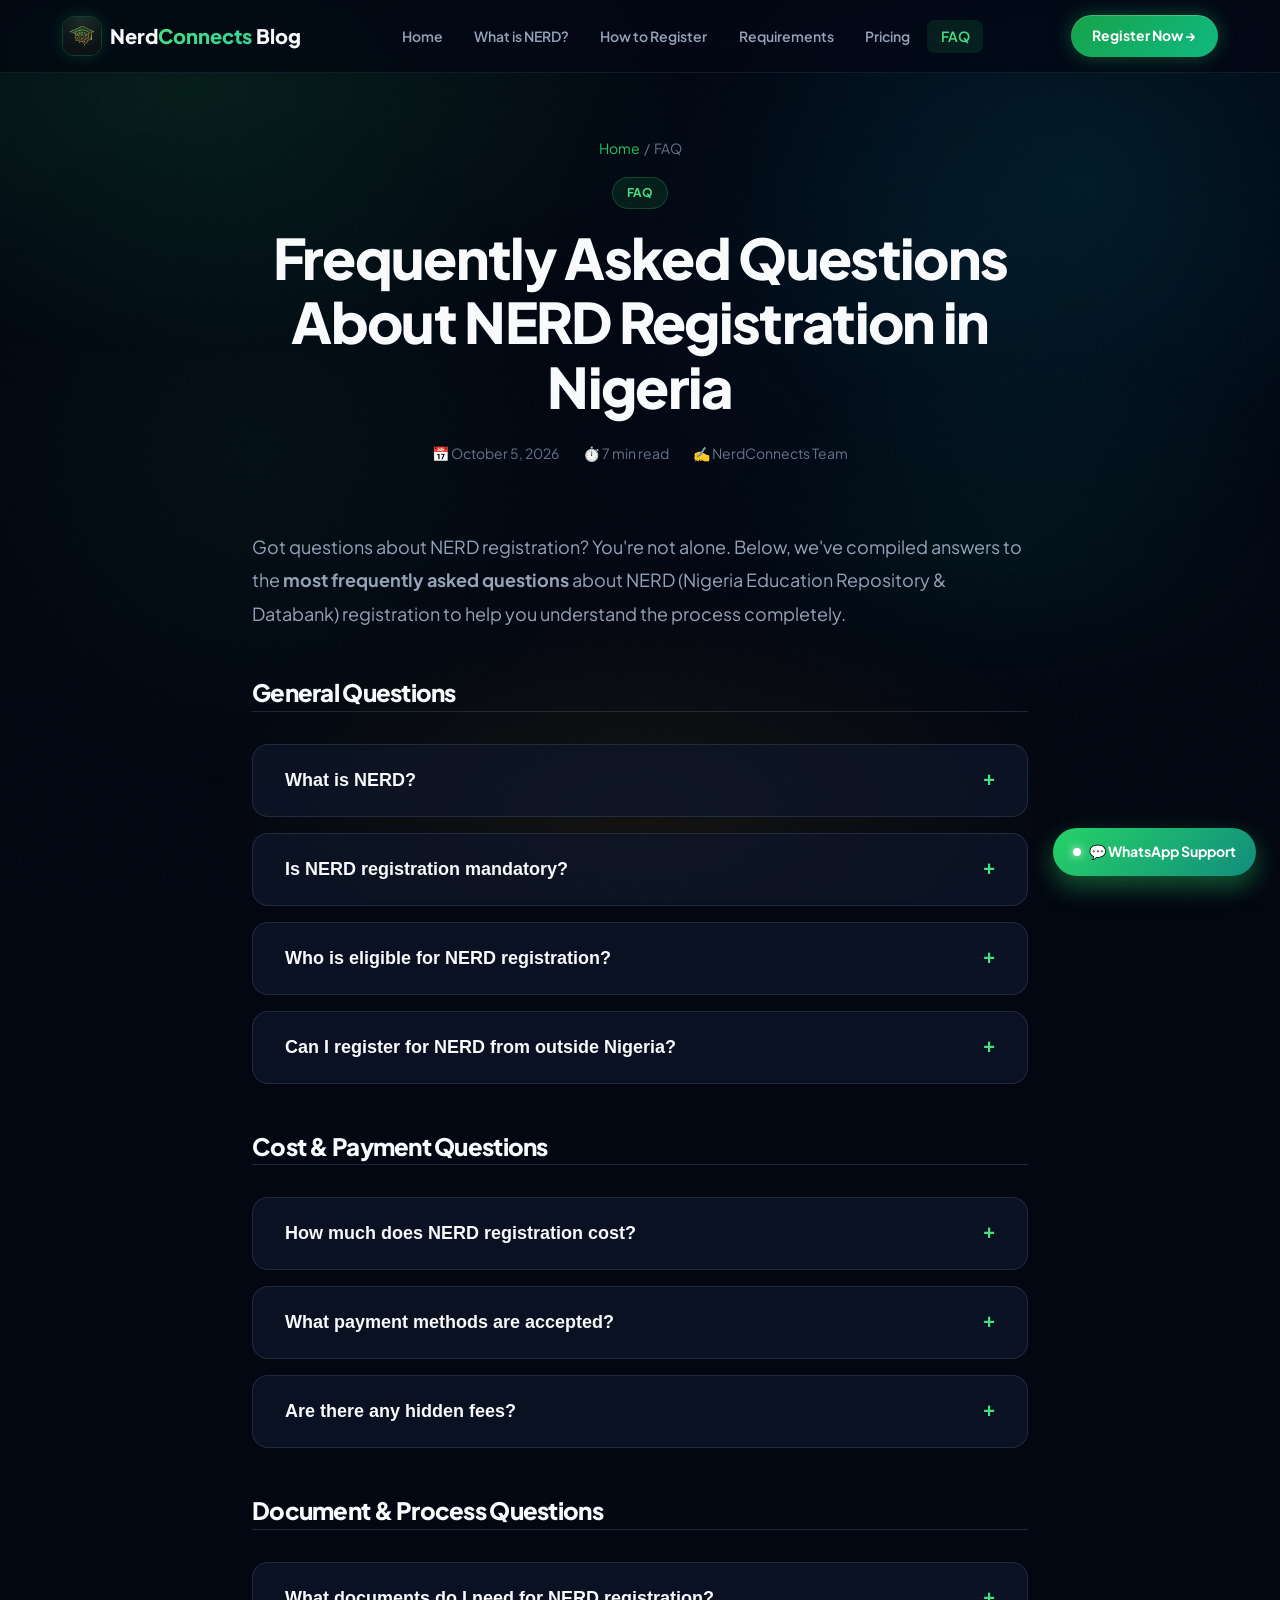
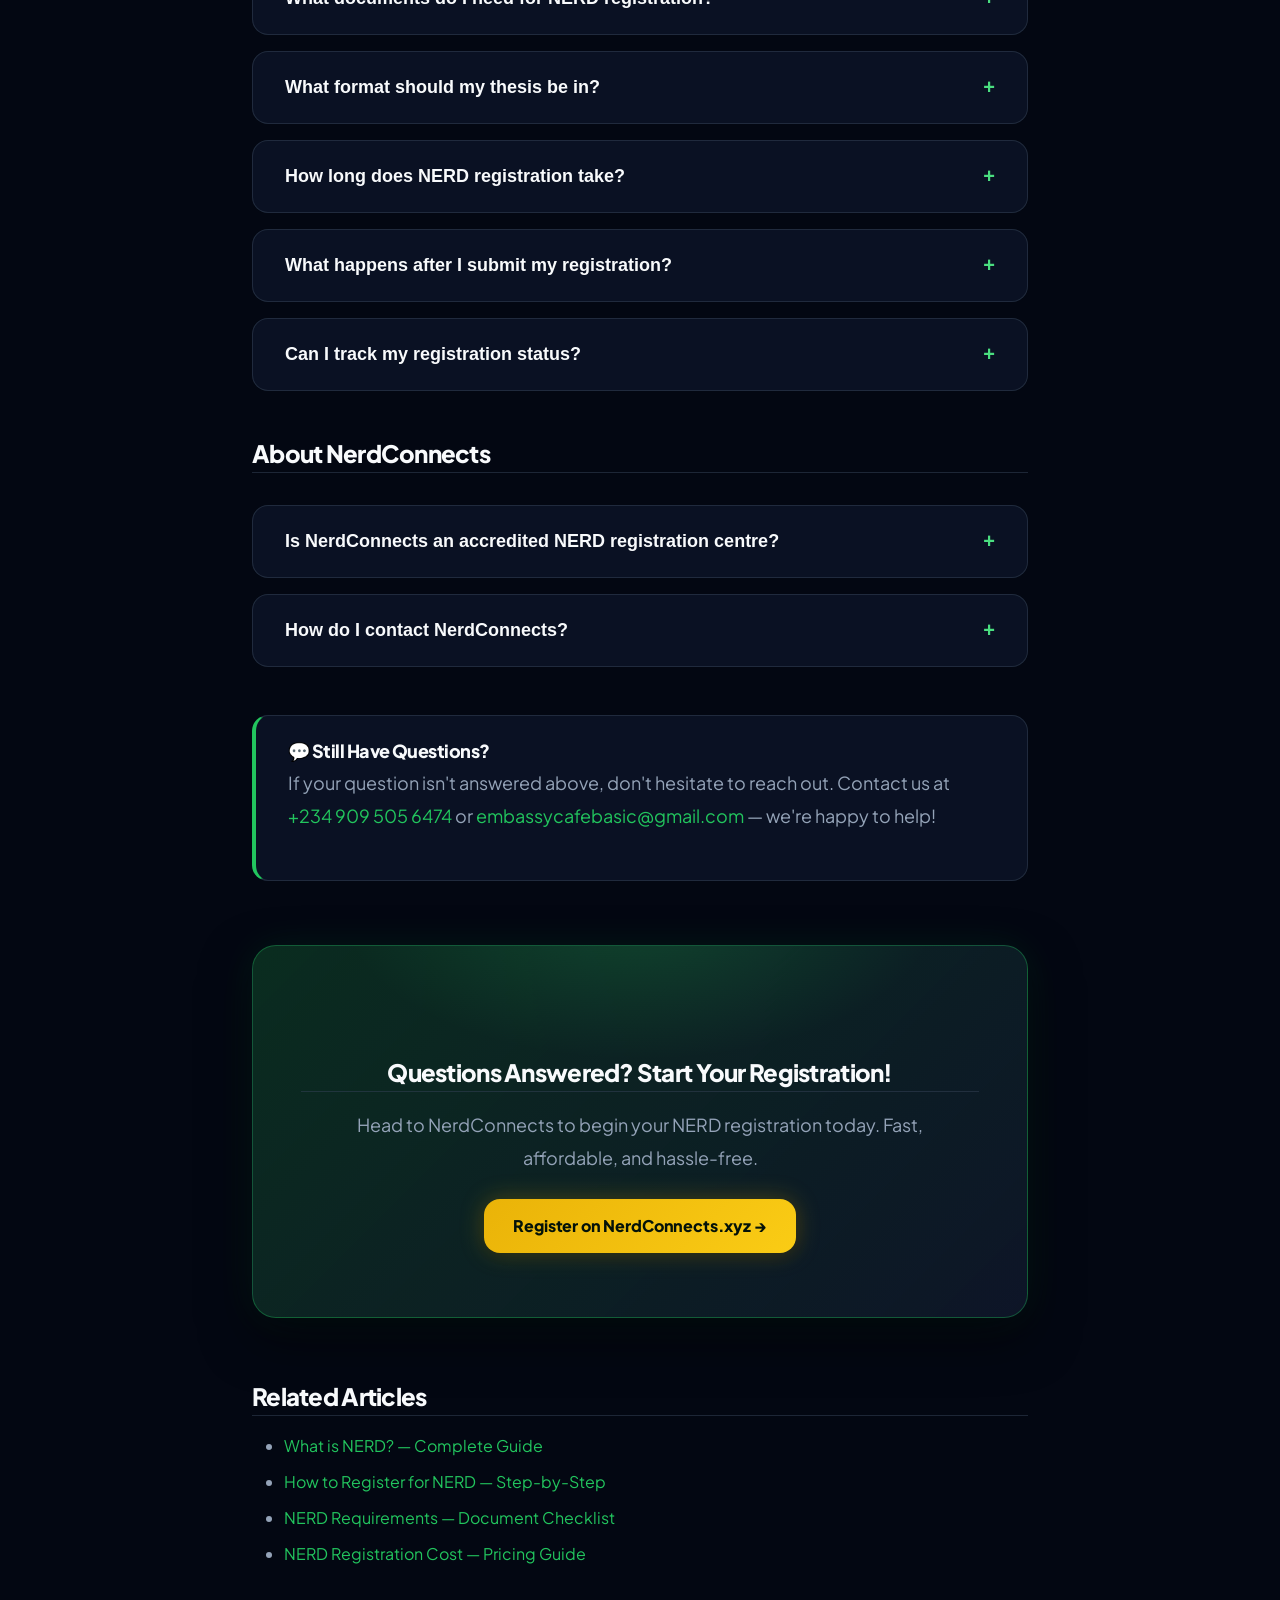
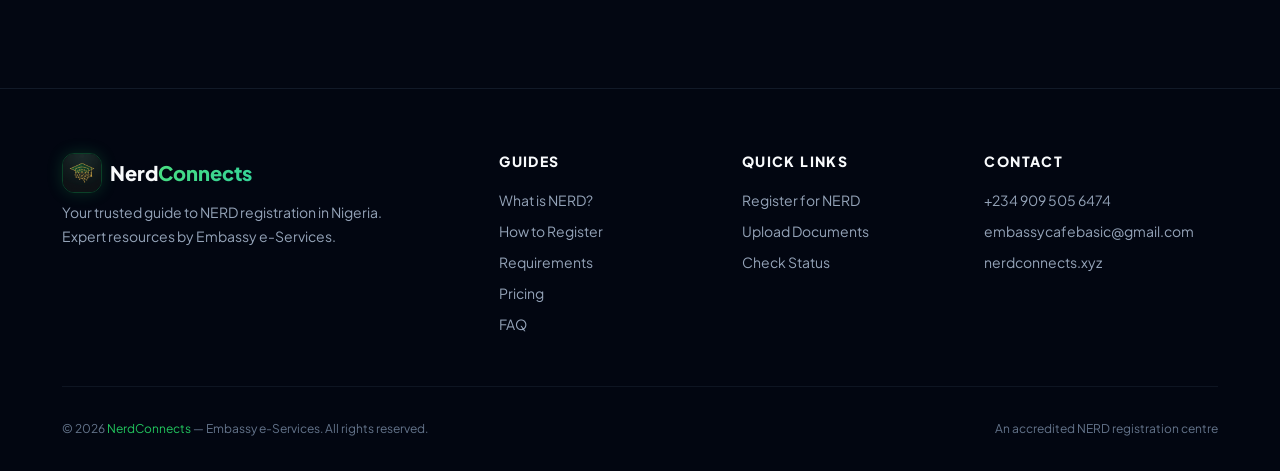
<file: nerd-faq.html>
<!DOCTYPE html>
<html lang="en" data-theme="dark">
<head>
  <meta charset="UTF-8" />
  <meta name="viewport" content="width=device-width, initial-scale=1.0" />

  <title>NERD Registration Nigeria FAQ 2026 — Top Questions Answered | NerdConnects</title>
  <meta name="description" content="Answers to top questions about NERD registration in Nigeria. Eligibility, 24–48hr processing time, ₦10,000–₦25,000 fees, required documents, and NYSC/graduation clearance." />
  <meta name="keywords" content="NERD FAQ, NERD registration questions, is NERD mandatory, NERD cost, NERD processing time, NERD clearance certificate, NERD portal Remita, NERD Nigeria FAQ 2026" />
  <meta name="author" content="Embassy e-Services" />
  <meta name="robots" content="index, follow" />
  <link rel="canonical" href="https://blog.nerdconnects.xyz/nerd-faq.html" />

  <meta name="geo.region" content="NG" />
  <meta name="geo.placename" content="Nigeria" />

  <meta property="og:type" content="article" />
  <meta property="og:title" content="NERD Registration FAQ — Common Questions Answered" />
  <meta property="og:description" content="All your NERD registration questions answered. Eligibility, cost, processing time, and more." />
  <meta property="og:url" content="https://blog.nerdconnects.xyz/nerd-faq.html" />
  <meta property="og:site_name" content="NerdConnects Blog" />
  <meta property="og:locale" content="en_NG" />
  <meta property="article:published_time" content="2026-10-05" />

  <meta name="twitter:card" content="summary_large_image" />
  <meta name="twitter:title" content="NERD Registration FAQ — Common Questions Answered" />
  <meta name="twitter:description" content="All your NERD registration questions answered clearly." />
  <!-- Standard Favicons & Touch Icons (Google SEO & Mobile PWA) -->
  <link rel="icon" type="image/x-icon" href="/favicon.ico" />
  <link rel="icon" type="image/png" sizes="16x16" href="/favicon-16x16.png" />
  <link rel="icon" type="image/png" sizes="32x32" href="/favicon-32x32.png" />
  <link rel="icon" type="image/png" sizes="48x48" href="/favicon-48x48.png" />
  <link rel="apple-touch-icon" sizes="180x180" href="/apple-touch-icon.png" />
  <link rel="manifest" href="/site.webmanifest" />
  <meta name="msapplication-TileColor" content="#030712" />
  <meta name="theme-color" content="#030712" />

  <!-- Open Graph & Twitter Social Share Previews (WhatsApp, X, LinkedIn) -->
  <meta property="og:image" content="https://blog.nerdconnects.xyz/og-image.jpg" />
  <meta property="og:image:secure_url" content="https://blog.nerdconnects.xyz/og-image.jpg" />
  <meta property="og:image:type" content="image/jpeg" />
  <meta property="og:image:width" content="1200" />
  <meta property="og:image:height" content="630" />
  <meta property="og:image:alt" content="NerdConnects — Official NERD Registration Guide Nigeria" />
  <meta name="twitter:image" content="https://blog.nerdconnects.xyz/og-image.jpg" />
  <meta name="twitter:image:alt" content="NerdConnects — Official NERD Registration Guide Nigeria" />

  <link rel="preconnect" href="https://fonts.googleapis.com" />
  <link rel="preconnect" href="https://fonts.gstatic.com" crossorigin />
  <link href="https://fonts.googleapis.com/css2?family=Plus+Jakarta+Sans:wght@400;500;600;700;800;900&family=Inter:wght@400;500;600;700;800&display=swap" rel="stylesheet" />
  <link rel="stylesheet" href="styles.css?v=3.2" />

  <!-- JSON-LD: FAQPage for rich snippets -->
  <script type="application/ld+json">
  {
    "@context": "https://schema.org",
    "@type": "FAQPage",
    "mainEntity": [
      {
        "@type": "Question",
        "name": "What is NERD?",
        "acceptedAnswer": {
          "@type": "Answer",
          "text": "NERD stands for the Nigeria Education Repository & Databank. It is a national digital archive that collects, preserves, and provides access to academic research output from Nigerian higher education institutions, including theses, dissertations, and project reports."
        }
      },
      {
        "@type": "Question",
        "name": "Is NERD registration mandatory?",
        "acceptedAnswer": {
          "@type": "Answer",
          "text": "Yes, NERD registration is mandatory for most postgraduate students in Nigerian universities. It is typically a requirement for graduation — your degree may not be fully processed without completing NERD registration."
        }
      },
      {
        "@type": "Question",
        "name": "How much does NERD registration cost?",
        "acceptedAnswer": {
          "@type": "Answer",
          "text": "NERD registration through NerdConnects starts from ₦10,000 for standard processing. Express processing is available from ₦12,500. This covers document review, submission to the NERD repository, and registration confirmation."
        }
      },
      {
        "@type": "Question",
        "name": "How long does NERD registration take?",
        "acceptedAnswer": {
          "@type": "Answer",
          "text": "With NerdConnects, NERD registration can be completed in as little as 24 hours once all documents are verified and payment is confirmed. Standard processing typically takes 1-3 working days."
        }
      },
      {
        "@type": "Question",
        "name": "What documents do I need for NERD registration?",
        "acceptedAnswer": {
          "@type": "Answer",
          "text": "You need your thesis or dissertation in PDF format, a recent passport photograph, valid government-issued ID, signed certification/approval page, abstract, and payment proof. Some institutions may also require an authorization letter."
        }
      },
      {
        "@type": "Question",
        "name": "Can I register for NERD online?",
        "acceptedAnswer": {
          "@type": "Answer",
          "text": "Yes! NerdConnects offers fully online NERD registration. Visit nerdconnects.xyz to upload your documents, make payment, and complete your registration from anywhere in Nigeria or abroad."
        }
      },
      {
        "@type": "Question",
        "name": "Who is eligible for NERD registration?",
        "acceptedAnswer": {
          "@type": "Answer",
          "text": "NERD registration is primarily for postgraduate students (Master's and PhD) at Nigerian universities. Some undergraduate final-year project reports may also require NERD submission depending on the institution."
        }
      },
      {
        "@type": "Question",
        "name": "What format should my thesis be in?",
        "acceptedAnswer": {
          "@type": "Answer",
          "text": "Your thesis must be in PDF format. It should be a complete, properly formatted document including title page, abstract, all chapters, references, and appendices. The file size should not exceed 50MB."
        }
      },
      {
        "@type": "Question",
        "name": "What happens after I submit my NERD registration?",
        "acceptedAnswer": {
          "@type": "Answer",
          "text": "After submission, the NerdConnects team reviews your documents for completeness and NERD compliance. Once verified, your documents are submitted to the NERD repository and you receive a registration confirmation receipt."
        }
      },
      {
        "@type": "Question",
        "name": "Is NerdConnects an accredited NERD registration centre?",
        "acceptedAnswer": {
          "@type": "Answer",
          "text": "Yes, NerdConnects is an accredited NERD registration centre operated by Embassy e-Services. We are authorised to process NERD registrations for students from any Nigerian institution."
        }
      }
    ]
  }
  </script>

  <script type="application/ld+json">
  {
    "@context": "https://schema.org",
    "@type": "BreadcrumbList",
    "itemListElement": [
      { "@type": "ListItem", "position": 1, "name": "Home", "item": "https://blog.nerdconnects.xyz/" },
      { "@type": "ListItem", "position": 2, "name": "NERD FAQ", "item": "https://blog.nerdconnects.xyz/nerd-faq.html" }
    ]
  }
  </script>
</head>
<body>

  <!-- Reading Progress Bar -->
  <div class="reading-progress-bar" id="reading-progress" aria-hidden="true"></div>

  <!-- Noise texture overlay -->
  <div class="noise-overlay" aria-hidden="true"></div>

  <nav class="navbar" id="navbar">
    <div class="container navbar__inner">
      <a href="index.html" class="navbar__brand">
        <img src="logo.jpg" alt="NerdConnects Logo" class="navbar__logo" width="40" height="40" />
        <div class="navbar__brand-text">Nerd<span>Connects</span> Blog</div>
      </a>
      <ul class="navbar__links" id="nav-links">
        <li><a href="index.html">Home</a></li>
        <li><a href="what-is-nerd.html">What is NERD?</a></li>
        <li><a href="how-to-register-for-nerd.html">How to Register</a></li>
        <li><a href="nerd-requirements.html">Requirements</a></li>
        <li><a href="nerd-cost.html">Pricing</a></li>
        <li><a href="nerd-faq.html" class="active">FAQ</a></li>
      </ul>
      <div class="navbar__right">
        
        <a href="https://nerdconnects.xyz" class="navbar__cta" target="_blank" rel="noopener">Register Now →</a>
        <button class="navbar__toggle" id="nav-toggle" aria-label="Toggle navigation" aria-expanded="false">
          <span></span><span></span><span></span>
        </button>
      </div>
    </div>
  </nav>

  <section class="article-hero">
    <div class="container container--narrow">
      <div class="article-hero__breadcrumb">
        <a href="index.html">Home</a> <span>/</span> <span>FAQ</span>
      </div>
      <span class="article-hero__tag">FAQ</span>
      <h1 class="article-hero__title">Frequently Asked Questions About NERD Registration in Nigeria</h1>
      <div class="article-hero__meta">
        <span>📅 October 5, 2026</span>
        <span>⏱️ 7 min read</span>
        <span>✍️ NerdConnects Team</span>
      </div>
    </div>
  </section>

  <article class="article-content">
    <div class="container container--narrow">

      <p>Got questions about NERD registration? You're not alone. Below, we've compiled answers to the <strong>most frequently asked questions</strong> about NERD (Nigeria Education Repository &amp; Databank) registration to help you understand the process completely.</p>

      <h2 id="general-questions">General Questions</h2>

      <div class="faq-list">

        <div class="faq-item" id="faq-1">
          <button class="faq-item__question" aria-expanded="false">
            <span>What is NERD?</span>
            <span class="faq-item__icon">+</span>
          </button>
          <div class="faq-item__answer">
            <div class="faq-item__answer-inner">
              <p><strong>NERD</strong> stands for the <strong>Nigeria Education Repository &amp; Databank</strong>. It is a national digital archive established to collect, preserve, and provide access to academic research output from Nigerian higher education institutions. This includes theses, dissertations, project reports, and other academic documents.</p>
              <p>Learn more in our detailed guide: <a href="what-is-nerd.html">What is NERD?</a></p>
            </div>
          </div>
        </div>

        <div class="faq-item" id="faq-2">
          <button class="faq-item__question" aria-expanded="false">
            <span>Is NERD registration mandatory?</span>
            <span class="faq-item__icon">+</span>
          </button>
          <div class="faq-item__answer">
            <div class="faq-item__answer-inner">
              <p><strong>Yes</strong>, NERD registration is mandatory for most postgraduate students in Nigerian universities. It is typically a graduation requirement — your degree may not be fully processed without completing NERD registration. Some universities also require it for undergraduate final-year projects.</p>
            </div>
          </div>
        </div>

        <div class="faq-item" id="faq-3">
          <button class="faq-item__question" aria-expanded="false">
            <span>Who is eligible for NERD registration?</span>
            <span class="faq-item__icon">+</span>
          </button>
          <div class="faq-item__answer">
            <div class="faq-item__answer-inner">
              <p>NERD registration is primarily for:</p>
              <ul>
                <li><strong>Postgraduate students</strong> — Master's (M.Sc, M.A, M.Ed, MBA, etc.) and Doctoral (Ph.D) students</li>
                <li><strong>Undergraduate students</strong> — In some institutions, B.Sc/B.A final-year projects also require submission</li>
                <li><strong>Researchers</strong> — Academic staff with publishable research output</li>
              </ul>
              <p>If you've completed or are completing a thesis, dissertation, or final-year project at a Nigerian institution, you likely need NERD registration.</p>
            </div>
          </div>
        </div>

        <div class="faq-item" id="faq-4">
          <button class="faq-item__question" aria-expanded="false">
            <span>Can I register for NERD from outside Nigeria?</span>
            <span class="faq-item__icon">+</span>
          </button>
          <div class="faq-item__answer">
            <div class="faq-item__answer-inner">
              <p><strong>Yes!</strong> NerdConnects offers fully online NERD registration. You can complete the entire process from anywhere in the world — just visit <a href="https://nerdconnects.xyz" target="_blank" rel="noopener">nerdconnects.xyz</a>, upload your documents, and make payment online.</p>
            </div>
          </div>
        </div>

      </div>

      <h2 id="cost-questions">Cost &amp; Payment Questions</h2>

      <div class="faq-list">

        <div class="faq-item" id="faq-5">
          <button class="faq-item__question" aria-expanded="false">
            <span>How much does NERD registration cost?</span>
            <span class="faq-item__icon">+</span>
          </button>
          <div class="faq-item__answer">
            <div class="faq-item__answer-inner">
              <p>Through <a href="https://nerdconnects.xyz" target="_blank" rel="noopener">NerdConnects</a>, NERD registration starts from <strong>₦10,000</strong> for standard processing. Express processing is available from <strong>₦12,500</strong>. This includes document review, NERD submission, and registration confirmation.</p>
              <p>See our full pricing guide: <a href="nerd-cost.html">NERD Registration Cost</a></p>
            </div>
          </div>
        </div>

        <div class="faq-item" id="faq-6">
          <button class="faq-item__question" aria-expanded="false">
            <span>What payment methods are accepted?</span>
            <span class="faq-item__icon">+</span>
          </button>
          <div class="faq-item__answer">
            <div class="faq-item__answer-inner">
              <p>NerdConnects accepts bank transfers, online payments through the portal, mobile banking, and USSD transfers. After payment, simply upload your payment proof with your documents.</p>
            </div>
          </div>
        </div>

        <div class="faq-item" id="faq-7">
          <button class="faq-item__question" aria-expanded="false">
            <span>Are there any hidden fees?</span>
            <span class="faq-item__icon">+</span>
          </button>
          <div class="faq-item__answer">
            <div class="faq-item__answer-inner">
              <p><strong>No.</strong> NerdConnects operates with fully transparent pricing. The price you see is the price you pay. There are no hidden charges, surprise fees, or additional costs after registration.</p>
            </div>
          </div>
        </div>

      </div>

      <h2 id="document-questions">Document &amp; Process Questions</h2>

      <div class="faq-list">

        <div class="faq-item" id="faq-8">
          <button class="faq-item__question" aria-expanded="false">
            <span>What documents do I need for NERD registration?</span>
            <span class="faq-item__icon">+</span>
          </button>
          <div class="faq-item__answer">
            <div class="faq-item__answer-inner">
              <p>You need the following documents:</p>
              <ul>
                <li>Thesis/dissertation/project report (PDF format)</li>
                <li>Recent passport photograph</li>
                <li>Valid government-issued ID</li>
                <li>Signed certification/approval page</li>
                <li>Abstract of your thesis</li>
                <li>Payment proof</li>
                <li>Authorization letter (if required by your institution)</li>
              </ul>
              <p>See our complete checklist: <a href="nerd-requirements.html">NERD Requirements</a></p>
            </div>
          </div>
        </div>

        <div class="faq-item" id="faq-9">
          <button class="faq-item__question" aria-expanded="false">
            <span>What format should my thesis be in?</span>
            <span class="faq-item__icon">+</span>
          </button>
          <div class="faq-item__answer">
            <div class="faq-item__answer-inner">
              <p>Your thesis must be in <strong>PDF format</strong>. It should be a complete, properly formatted document including the title page, abstract, all chapters, references, and appendices. The file should not exceed 50MB in size. Word documents (.docx) are not accepted — please convert to PDF before uploading.</p>
            </div>
          </div>
        </div>

        <div class="faq-item" id="faq-10">
          <button class="faq-item__question" aria-expanded="false">
            <span>How long does NERD registration take?</span>
            <span class="faq-item__icon">+</span>
          </button>
          <div class="faq-item__answer">
            <div class="faq-item__answer-inner">
              <p>With NerdConnects, NERD registration can be completed in as little as <strong>24 hours</strong> once all documents are verified and payment is confirmed. Standard processing typically takes <strong>1-3 working days</strong>. Delays usually happen when documents are incomplete or need corrections.</p>
            </div>
          </div>
        </div>

        <div class="faq-item" id="faq-11">
          <button class="faq-item__question" aria-expanded="false">
            <span>What happens after I submit my registration?</span>
            <span class="faq-item__icon">+</span>
          </button>
          <div class="faq-item__answer">
            <div class="faq-item__answer-inner">
              <p>After you submit your documents and payment on <a href="https://nerdconnects.xyz" target="_blank" rel="noopener">NerdConnects</a>, our team will:</p>
              <ol>
                <li><strong>Review your documents</strong> for completeness and NERD compliance</li>
                <li><strong>Contact you</strong> if any corrections are needed</li>
                <li><strong>Submit to NERD</strong> once everything checks out</li>
                <li><strong>Send you confirmation</strong> with your registration receipt</li>
              </ol>
            </div>
          </div>
        </div>

        <div class="faq-item" id="faq-12">
          <button class="faq-item__question" aria-expanded="false">
            <span>Can I track my registration status?</span>
            <span class="faq-item__icon">+</span>
          </button>
          <div class="faq-item__answer">
            <div class="faq-item__answer-inner">
              <p>Yes! You can check your NERD registration status through <a href="https://nerdconnects.xyz" target="_blank" rel="noopener">nerdconnects.xyz</a> or contact our support team directly via phone (+234 909 505 6474) or email (embassycafebasic@gmail.com).</p>
            </div>
          </div>
        </div>

      </div>

      <h2 id="nerdconnects-questions">About NerdConnects</h2>

      <div class="faq-list">

        <div class="faq-item" id="faq-13">
          <button class="faq-item__question" aria-expanded="false">
            <span>Is NerdConnects an accredited NERD registration centre?</span>
            <span class="faq-item__icon">+</span>
          </button>
          <div class="faq-item__answer">
            <div class="faq-item__answer-inner">
              <p><strong>Yes.</strong> NerdConnects is an accredited NERD registration centre operated by <strong>Embassy e-Services</strong>. We are authorised to process NERD registrations for students from any Nigerian higher education institution.</p>
            </div>
          </div>
        </div>

        <div class="faq-item" id="faq-14">
          <button class="faq-item__question" aria-expanded="false">
            <span>How do I contact NerdConnects?</span>
            <span class="faq-item__icon">+</span>
          </button>
          <div class="faq-item__answer">
            <div class="faq-item__answer-inner">
              <p>You can reach us through:</p>
              <ul>
                <li><strong>Phone:</strong> <a href="tel:+2349095056474">+234 909 505 6474</a></li>
                <li><strong>Email:</strong> <a href="mailto:embassycafebasic@gmail.com">embassycafebasic@gmail.com</a></li>
                <li><strong>Website:</strong> <a href="https://nerdconnects.xyz" target="_blank" rel="noopener">nerdconnects.xyz</a></li>
              </ul>
            </div>
          </div>
        </div>

      </div>

      <div class="info-box info-box--green" style="margin-top: 3rem;">
        <h4 class="info-box__title">💬 Still Have Questions?</h4>
        <p>If your question isn't answered above, don't hesitate to reach out. Contact us at <a href="tel:+2349095056474">+234 909 505 6474</a> or <a href="mailto:embassycafebasic@gmail.com">embassycafebasic@gmail.com</a> — we're happy to help!</p>
      </div>

      <div class="cta-banner">
        <h2 class="cta-banner__title">Questions Answered? Start Your Registration!</h2>
        <p class="cta-banner__desc">
          Head to NerdConnects to begin your NERD registration today. Fast, affordable, and hassle-free.
        </p>
        <a href="https://nerdconnects.xyz" class="btn btn--gold" target="_blank" rel="noopener">
          Register on NerdConnects.xyz →
        </a>
      </div>

      <h2 id="related">Related Articles</h2>
      <ul>
        <li><a href="what-is-nerd.html">What is NERD? — Complete Guide</a></li>
        <li><a href="how-to-register-for-nerd.html">How to Register for NERD — Step-by-Step</a></li>
        <li><a href="nerd-requirements.html">NERD Requirements — Document Checklist</a></li>
        <li><a href="nerd-cost.html">NERD Registration Cost — Pricing Guide</a></li>
      </ul>

    </div>
  </article>

  <footer class="footer">
    <div class="container">
      <div class="footer__grid">
        <div class="footer__brand">
          <a href="index.html" class="navbar__brand">
            <img src="logo.jpg" alt="NerdConnects" class="navbar__logo" width="40" height="40" />
            <div class="navbar__brand-text">Nerd<span>Connects</span></div>
          </a>
          <p>Your trusted guide to NERD registration in Nigeria. Expert resources by Embassy e-Services.</p>
        </div>
        <div>
          <h4 class="footer__heading">Guides</h4>
          <ul class="footer__links">
            <li><a href="what-is-nerd.html">What is NERD?</a></li>
            <li><a href="how-to-register-for-nerd.html">How to Register</a></li>
            <li><a href="nerd-requirements.html">Requirements</a></li>
            <li><a href="nerd-cost.html">Pricing</a></li>
            <li><a href="nerd-faq.html">FAQ</a></li>
          </ul>
        </div>
        <div>
          <h4 class="footer__heading">Quick Links</h4>
          <ul class="footer__links">
            <li><a href="https://nerdconnects.xyz" target="_blank" rel="noopener">Register for NERD</a></li>
            <li><a href="https://nerdconnects.xyz" target="_blank" rel="noopener">Upload Documents</a></li>
            <li><a href="https://nerdconnects.xyz" target="_blank" rel="noopener">Check Status</a></li>
          </ul>
        </div>
        <div>
          <h4 class="footer__heading">Contact</h4>
          <ul class="footer__links">
            <li><a href="tel:+2349095056474">+234 909 505 6474</a></li>
            <li><a href="mailto:embassycafebasic@gmail.com">embassycafebasic@gmail.com</a></li>
            <li><a href="https://nerdconnects.xyz" target="_blank" rel="noopener">nerdconnects.xyz</a></li>
          </ul>
        </div>
      </div>
      <div class="footer__bottom">
        <span>&copy; 2026 <a href="https://nerdconnects.xyz" target="_blank" rel="noopener">NerdConnects</a> — Embassy e-Services. All rights reserved.</span>
        <span>An accredited NERD registration centre</span>
      </div>
    </div>
  </footer>

  <!-- Floating WhatsApp Support Button -->
  <a href="https://wa.me/2349095056474?text=Hello%20NerdConnects%2C%20I%20have%20questions%20about%20NERD" class="floating-support-btn" target="_blank" rel="noopener" aria-label="Chat on WhatsApp">
    <span class="floating-pulse-dot"></span>
    <span>💬 WhatsApp Support</span>
  </a>

  <script src="script.js?v=3.2"></script>
</body>
</html>
</file>
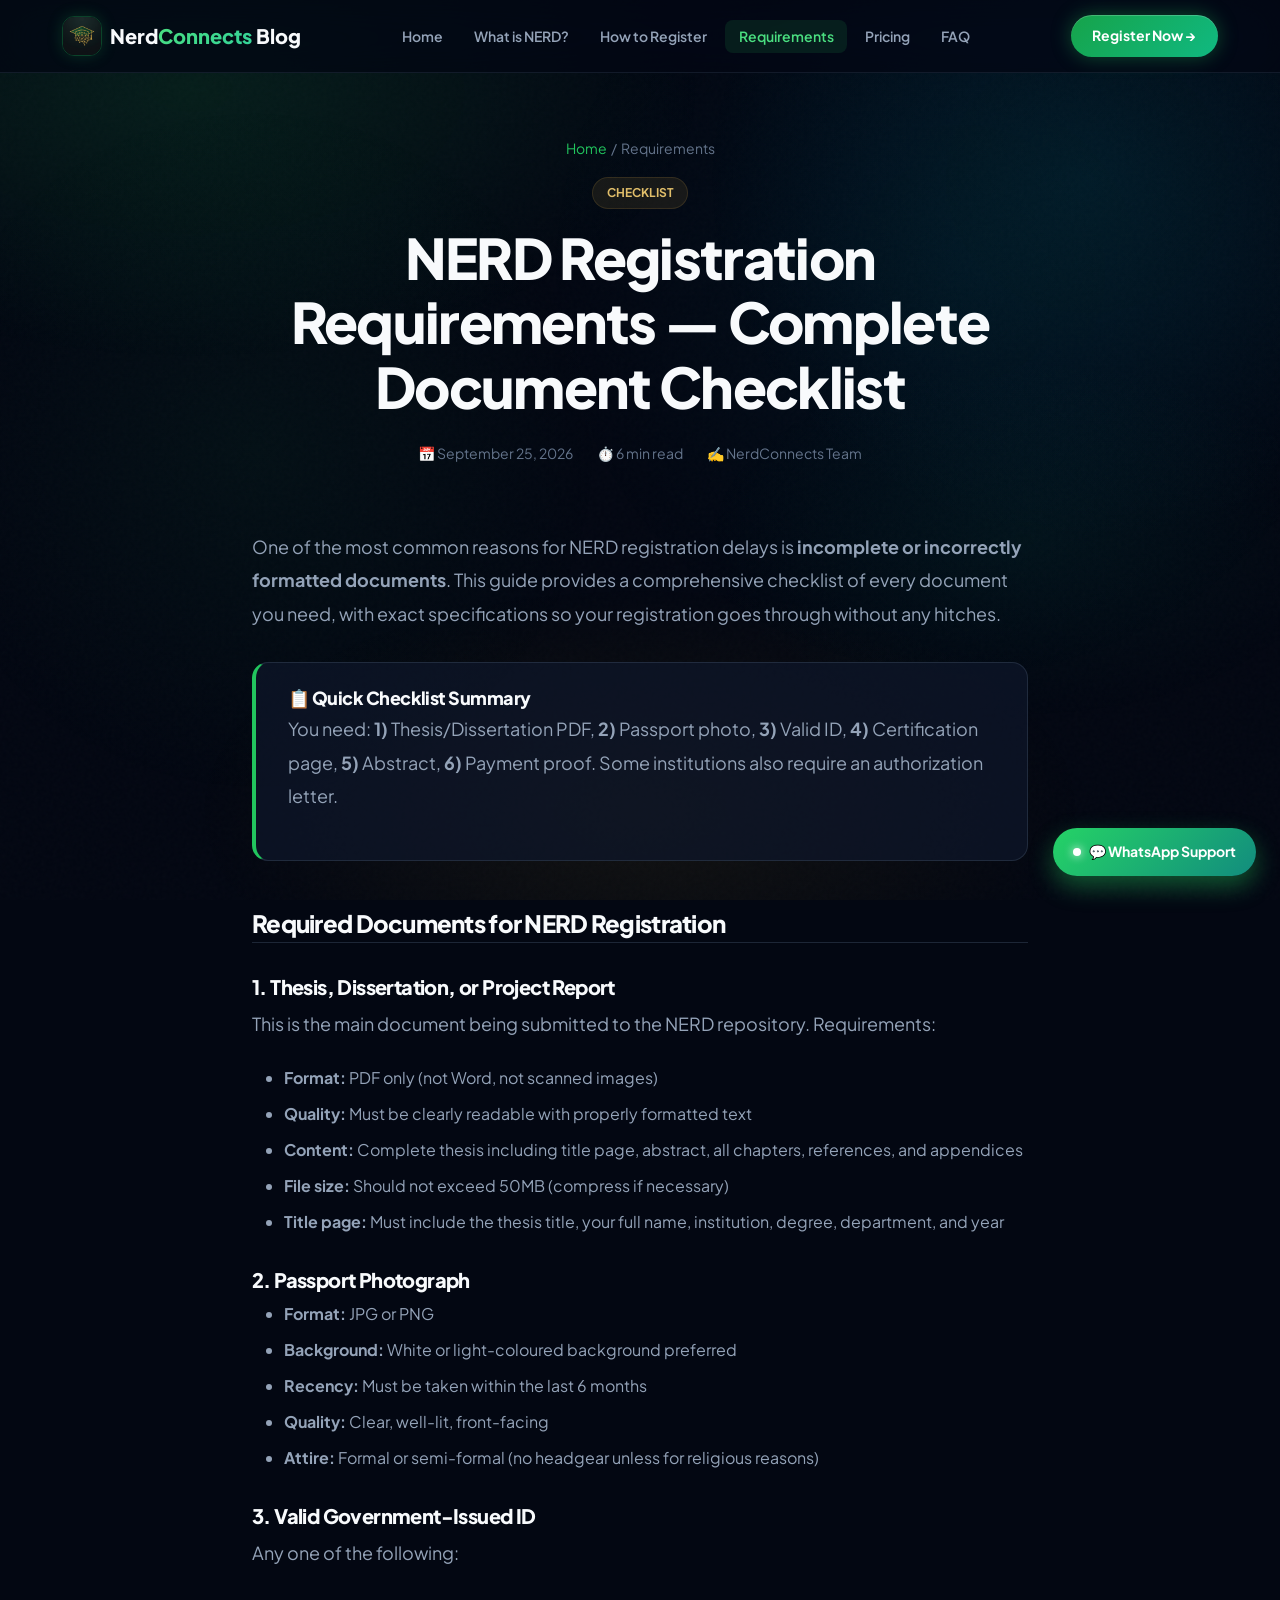
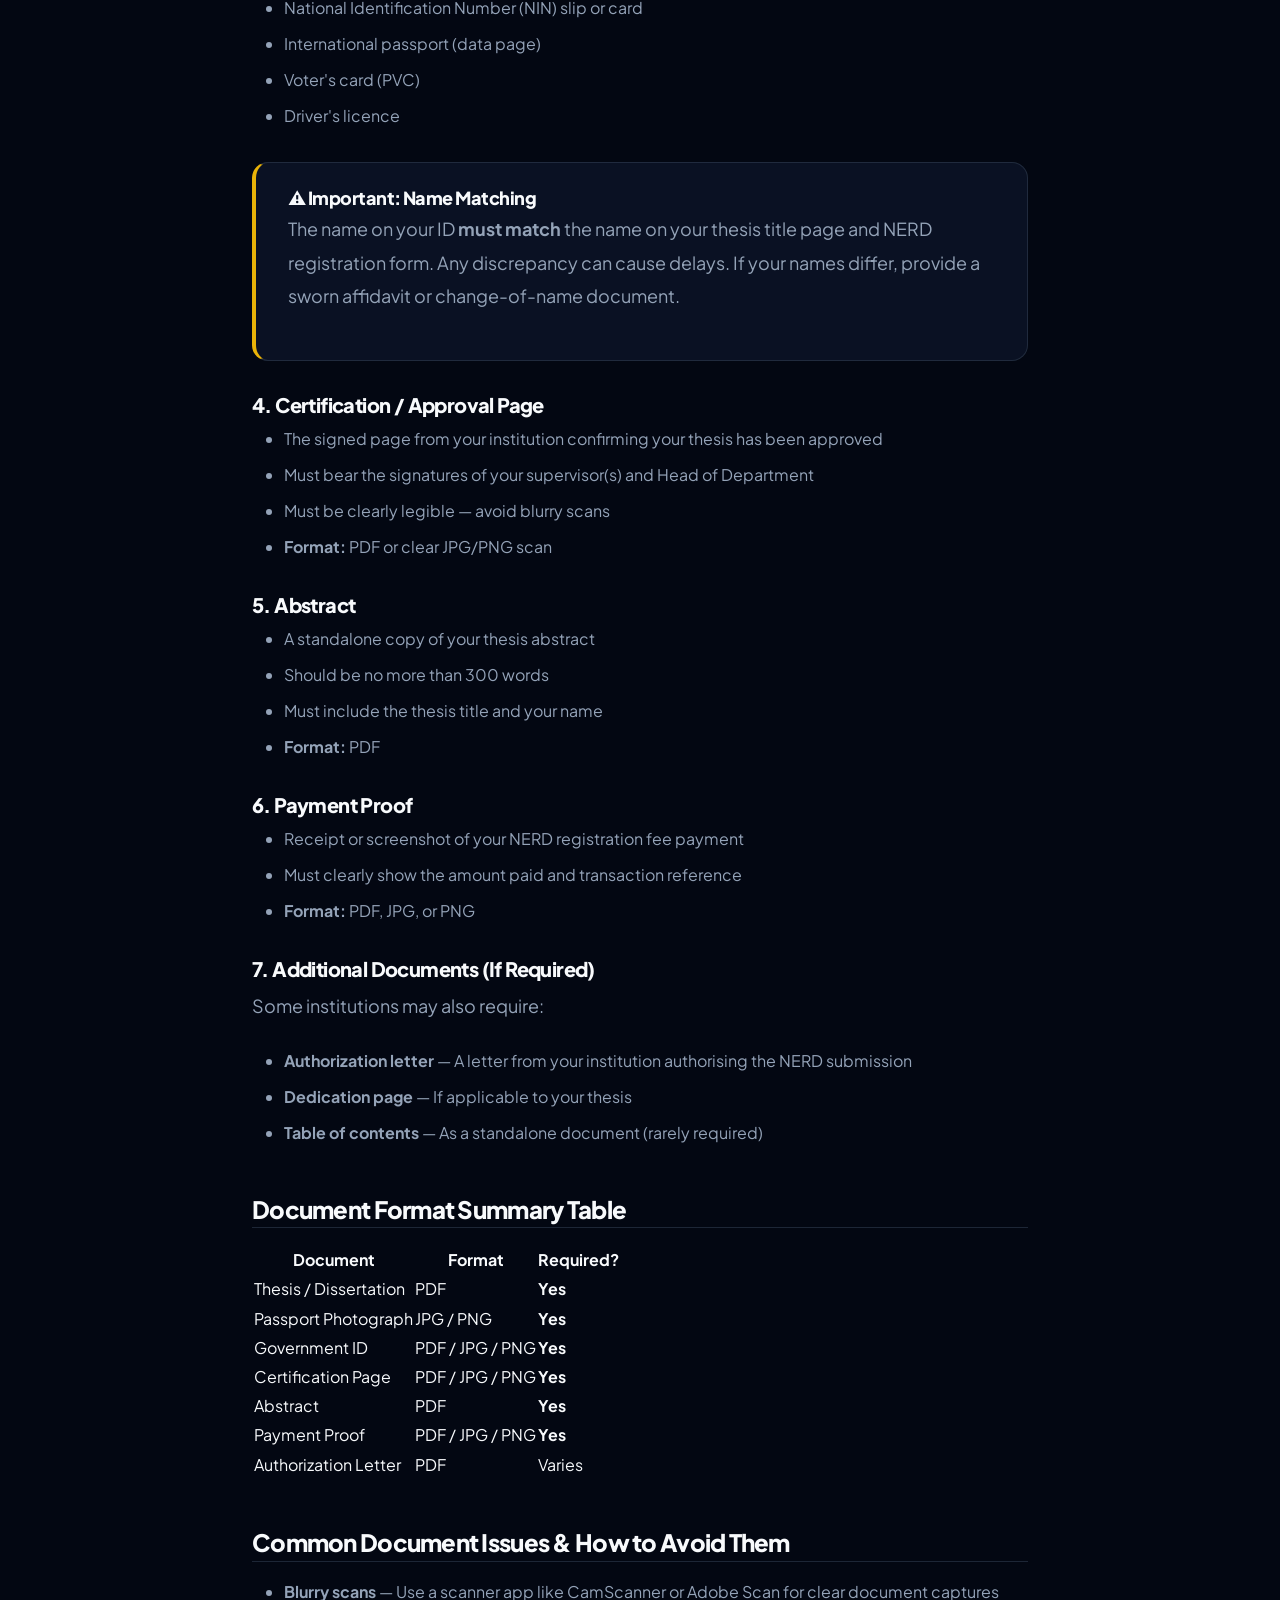
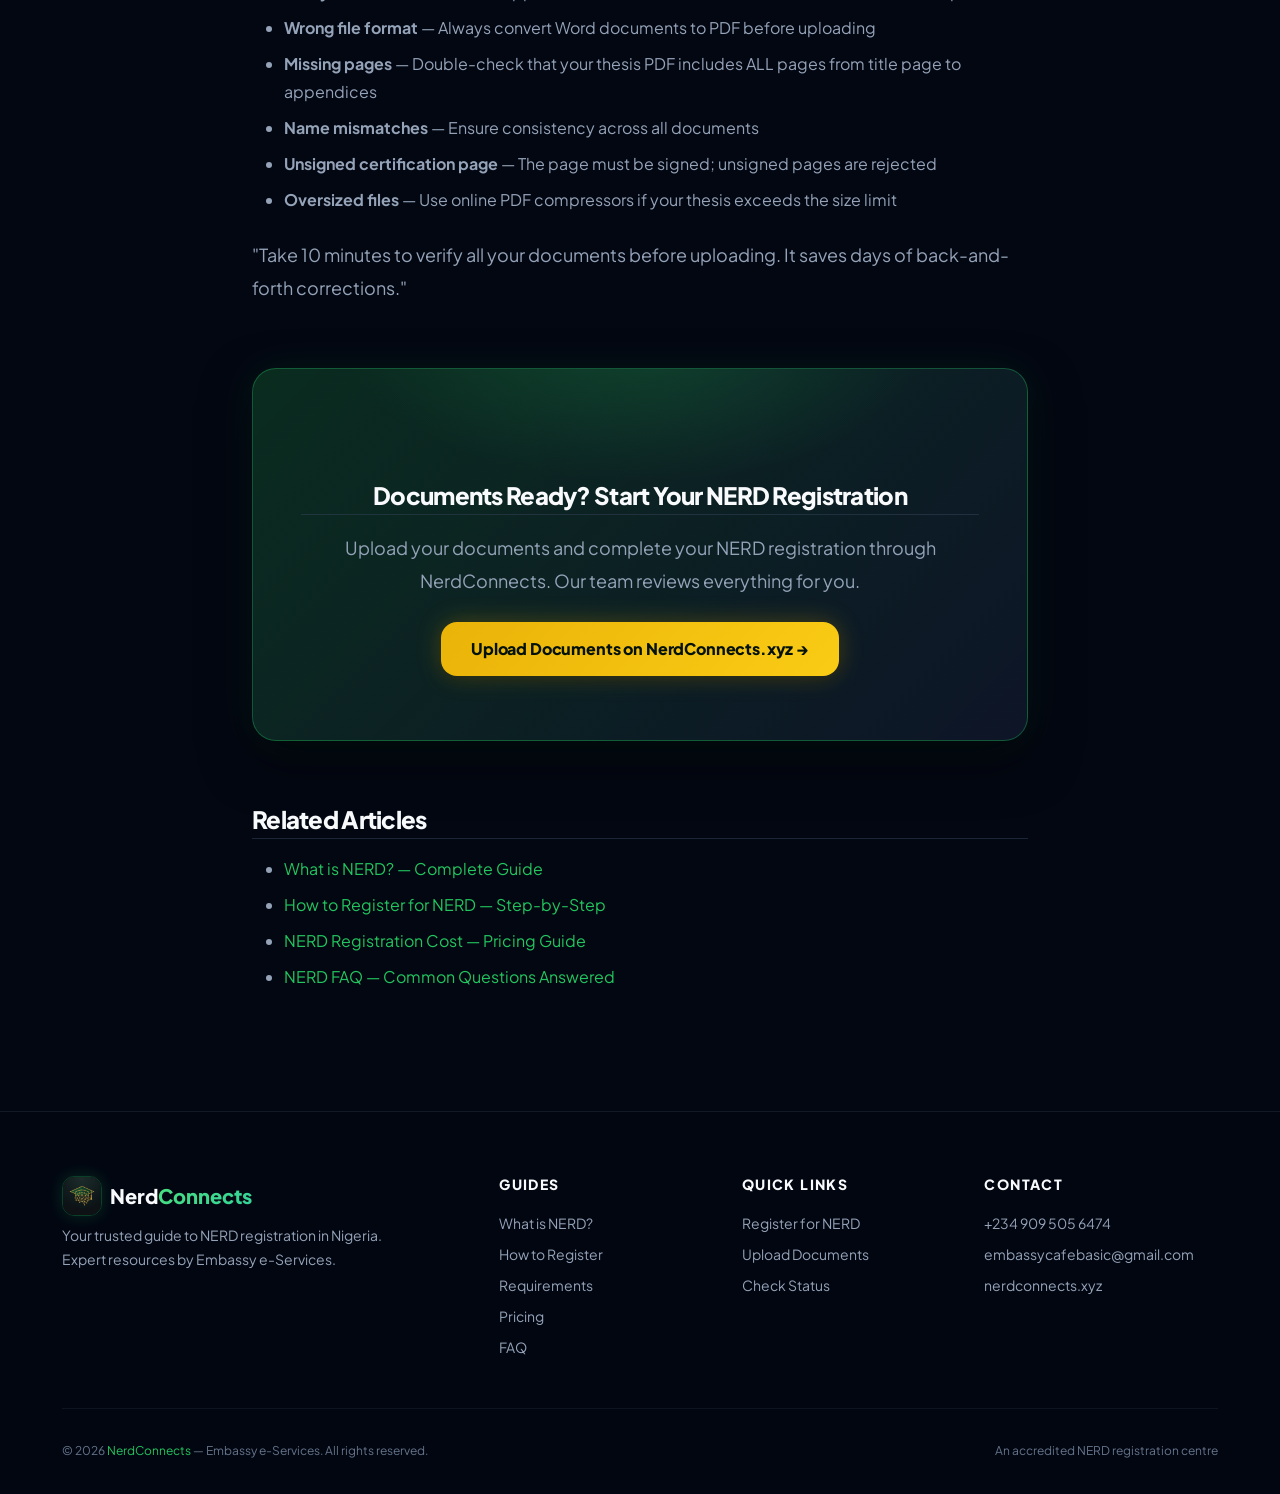
<file: nerd-requirements.html>
<!DOCTYPE html>
<html lang="en" data-theme="dark">
<head>
  <meta charset="UTF-8" />
  <meta name="viewport" content="width=device-width, initial-scale=1.0" />

  <title>NERD Registration Requirements — Complete Document Checklist 2026 | NerdConnects</title>
  <meta name="description" content="Complete checklist of NERD registration requirements and documents needed in Nigeria. Thesis format, passport photo specs, ID requirements, and more." />
  <meta name="keywords" content="NERD requirements, NERD documents needed, NERD registration documents, NERD checklist, what do I need for NERD, NERD thesis format PDF, NERD submission requirements, supervisor certification page, NERD 50MB limit, NERD clearance documents" />
  <meta name="author" content="Embassy e-Services" />
  <meta name="robots" content="index, follow" />
  <link rel="canonical" href="https://blog.nerdconnects.xyz/nerd-requirements.html" />

  <meta name="geo.region" content="NG" />
  <meta name="geo.placename" content="Nigeria" />

  <meta property="og:type" content="article" />
  <meta property="og:title" content="NERD Registration Requirements — Complete Document Checklist 2026" />
  <meta property="og:description" content="Full list of documents and requirements needed for NERD registration in Nigeria." />
  <meta property="og:url" content="https://blog.nerdconnects.xyz/nerd-requirements.html" />
  <meta property="og:site_name" content="NerdConnects Blog" />
  <meta property="og:locale" content="en_NG" />
  <meta property="article:published_time" content="2026-09-25" />

  <meta name="twitter:card" content="summary_large_image" />
  <meta name="twitter:title" content="NERD Registration Requirements — Complete Document Checklist" />
  <meta name="twitter:description" content="Everything you need for NERD registration: documents, formats, and specifications." />
  <!-- Standard Favicons & Touch Icons (Google SEO & Mobile PWA) -->
  <link rel="icon" type="image/x-icon" href="/favicon.ico" />
  <link rel="icon" type="image/png" sizes="16x16" href="/favicon-16x16.png" />
  <link rel="icon" type="image/png" sizes="32x32" href="/favicon-32x32.png" />
  <link rel="icon" type="image/png" sizes="48x48" href="/favicon-48x48.png" />
  <link rel="apple-touch-icon" sizes="180x180" href="/apple-touch-icon.png" />
  <link rel="manifest" href="/site.webmanifest" />
  <meta name="msapplication-TileColor" content="#030712" />
  <meta name="theme-color" content="#030712" />

  <!-- Open Graph & Twitter Social Share Previews (WhatsApp, X, LinkedIn) -->
  <meta property="og:image" content="https://blog.nerdconnects.xyz/og-image.jpg" />
  <meta property="og:image:secure_url" content="https://blog.nerdconnects.xyz/og-image.jpg" />
  <meta property="og:image:type" content="image/jpeg" />
  <meta property="og:image:width" content="1200" />
  <meta property="og:image:height" content="630" />
  <meta property="og:image:alt" content="NerdConnects — Official NERD Registration Guide Nigeria" />
  <meta name="twitter:image" content="https://blog.nerdconnects.xyz/og-image.jpg" />
  <meta name="twitter:image:alt" content="NerdConnects — Official NERD Registration Guide Nigeria" />

  <link rel="preconnect" href="https://fonts.googleapis.com" />
  <link rel="preconnect" href="https://fonts.gstatic.com" crossorigin />
  <link href="https://fonts.googleapis.com/css2?family=Plus+Jakarta+Sans:wght@400;500;600;700;800;900&family=Inter:wght@400;500;600;700;800&display=swap" rel="stylesheet" />
  <link rel="stylesheet" href="styles.css?v=3.2" />

  <script type="application/ld+json">
  {
    "@context": "https://schema.org",
    "@type": "Article",
    "headline": "NERD Registration Requirements — Complete Document Checklist 2026",
    "description": "Complete checklist of NERD registration requirements and documents needed in Nigeria.",
    "url": "https://blog.nerdconnects.xyz/nerd-requirements.html",
    "datePublished": "2026-09-25",
    "dateModified": "2026-10-07",
    "author": { "@type": "Organization", "name": "NerdConnects", "url": "https://nerdconnects.xyz" },
    "publisher": { "@type": "Organization", "name": "Embassy e-Services", "url": "https://nerdconnects.xyz" }
  }
  </script>

  <script type="application/ld+json">
  {
    "@context": "https://schema.org",
    "@type": "BreadcrumbList",
    "itemListElement": [
      { "@type": "ListItem", "position": 1, "name": "Home", "item": "https://blog.nerdconnects.xyz/" },
      { "@type": "ListItem", "position": 2, "name": "NERD Requirements", "item": "https://blog.nerdconnects.xyz/nerd-requirements.html" }
    ]
  }
  </script>
</head>
<body>

  <!-- Reading Progress Bar -->
  <div class="reading-progress-bar" id="reading-progress" aria-hidden="true"></div>

  <!-- Noise texture overlay -->
  <div class="noise-overlay" aria-hidden="true"></div>

  <nav class="navbar" id="navbar">
    <div class="container navbar__inner">
      <a href="index.html" class="navbar__brand">
        <img src="logo.jpg" alt="NerdConnects Logo" class="navbar__logo" width="40" height="40" />
        <div class="navbar__brand-text">Nerd<span>Connects</span> Blog</div>
      </a>
      <ul class="navbar__links" id="nav-links">
        <li><a href="index.html">Home</a></li>
        <li><a href="what-is-nerd.html">What is NERD?</a></li>
        <li><a href="how-to-register-for-nerd.html">How to Register</a></li>
        <li><a href="nerd-requirements.html" class="active">Requirements</a></li>
        <li><a href="nerd-cost.html">Pricing</a></li>
        <li><a href="nerd-faq.html">FAQ</a></li>
      </ul>
      <div class="navbar__right">
        
        <a href="https://nerdconnects.xyz" class="navbar__cta" target="_blank" rel="noopener">Register Now →</a>
        <button class="navbar__toggle" id="nav-toggle" aria-label="Toggle navigation" aria-expanded="false">
          <span></span><span></span><span></span>
        </button>
      </div>
    </div>
  </nav>

  <section class="article-hero">
    <div class="container container--narrow">
      <div class="article-hero__breadcrumb">
        <a href="index.html">Home</a> <span>/</span> <span>Requirements</span>
      </div>
      <span class="article-hero__tag" style="background: rgba(212,168,67,0.1); border-color: rgba(212,168,67,0.15); color: #e0be6a;">Checklist</span>
      <h1 class="article-hero__title">NERD Registration Requirements — Complete Document Checklist</h1>
      <div class="article-hero__meta">
        <span>📅 September 25, 2026</span>
        <span>⏱️ 6 min read</span>
        <span>✍️ NerdConnects Team</span>
      </div>
    </div>
  </section>

  <article class="article-content">
    <div class="container container--narrow">

      <p>One of the most common reasons for NERD registration delays is <strong>incomplete or incorrectly formatted documents</strong>. This guide provides a comprehensive checklist of every document you need, with exact specifications so your registration goes through without any hitches.</p>

      <div class="info-box info-box--green">
        <h4 class="info-box__title">📋 Quick Checklist Summary</h4>
        <p>You need: <strong>1)</strong> Thesis/Dissertation PDF, <strong>2)</strong> Passport photo, <strong>3)</strong> Valid ID, <strong>4)</strong> Certification page, <strong>5)</strong> Abstract, <strong>6)</strong> Payment proof. Some institutions also require an authorization letter.</p>
      </div>

      <h2 id="required-documents">Required Documents for NERD Registration</h2>

      <h3 id="thesis">1. Thesis, Dissertation, or Project Report</h3>
      <p>This is the main document being submitted to the NERD repository. Requirements:</p>
      <ul>
        <li><strong>Format:</strong> PDF only (not Word, not scanned images)</li>
        <li><strong>Quality:</strong> Must be clearly readable with properly formatted text</li>
        <li><strong>Content:</strong> Complete thesis including title page, abstract, all chapters, references, and appendices</li>
        <li><strong>File size:</strong> Should not exceed 50MB (compress if necessary)</li>
        <li><strong>Title page:</strong> Must include the thesis title, your full name, institution, degree, department, and year</li>
      </ul>

      <h3 id="passport-photo">2. Passport Photograph</h3>
      <ul>
        <li><strong>Format:</strong> JPG or PNG</li>
        <li><strong>Background:</strong> White or light-coloured background preferred</li>
        <li><strong>Recency:</strong> Must be taken within the last 6 months</li>
        <li><strong>Quality:</strong> Clear, well-lit, front-facing</li>
        <li><strong>Attire:</strong> Formal or semi-formal (no headgear unless for religious reasons)</li>
      </ul>

      <h3 id="valid-id">3. Valid Government-Issued ID</h3>
      <p>Any one of the following:</p>
      <ul>
        <li>National Identification Number (NIN) slip or card</li>
        <li>International passport (data page)</li>
        <li>Voter's card (PVC)</li>
        <li>Driver's licence</li>
      </ul>

      <div class="info-box info-box--gold">
        <h4 class="info-box__title">⚠️ Important: Name Matching</h4>
        <p>The name on your ID <strong>must match</strong> the name on your thesis title page and NERD registration form. Any discrepancy can cause delays. If your names differ, provide a sworn affidavit or change-of-name document.</p>
      </div>

      <h3 id="certification-page">4. Certification / Approval Page</h3>
      <ul>
        <li>The signed page from your institution confirming your thesis has been approved</li>
        <li>Must bear the signatures of your supervisor(s) and Head of Department</li>
        <li>Must be clearly legible — avoid blurry scans</li>
        <li><strong>Format:</strong> PDF or clear JPG/PNG scan</li>
      </ul>

      <h3 id="abstract">5. Abstract</h3>
      <ul>
        <li>A standalone copy of your thesis abstract</li>
        <li>Should be no more than 300 words</li>
        <li>Must include the thesis title and your name</li>
        <li><strong>Format:</strong> PDF</li>
      </ul>

      <h3 id="payment-proof">6. Payment Proof</h3>
      <ul>
        <li>Receipt or screenshot of your NERD registration fee payment</li>
        <li>Must clearly show the amount paid and transaction reference</li>
        <li><strong>Format:</strong> PDF, JPG, or PNG</li>
      </ul>

      <h3 id="optional-docs">7. Additional Documents (If Required)</h3>
      <p>Some institutions may also require:</p>
      <ul>
        <li><strong>Authorization letter</strong> — A letter from your institution authorising the NERD submission</li>
        <li><strong>Dedication page</strong> — If applicable to your thesis</li>
        <li><strong>Table of contents</strong> — As a standalone document (rarely required)</li>
      </ul>

      <h2 id="format-summary">Document Format Summary Table</h2>
      <table class="pricing-table">
        <thead>
          <tr>
            <th>Document</th>
            <th>Format</th>
            <th>Required?</th>
          </tr>
        </thead>
        <tbody>
          <tr>
            <td>Thesis / Dissertation</td>
            <td>PDF</td>
            <td><strong>Yes</strong></td>
          </tr>
          <tr>
            <td>Passport Photograph</td>
            <td>JPG / PNG</td>
            <td><strong>Yes</strong></td>
          </tr>
          <tr>
            <td>Government ID</td>
            <td>PDF / JPG / PNG</td>
            <td><strong>Yes</strong></td>
          </tr>
          <tr>
            <td>Certification Page</td>
            <td>PDF / JPG / PNG</td>
            <td><strong>Yes</strong></td>
          </tr>
          <tr>
            <td>Abstract</td>
            <td>PDF</td>
            <td><strong>Yes</strong></td>
          </tr>
          <tr>
            <td>Payment Proof</td>
            <td>PDF / JPG / PNG</td>
            <td><strong>Yes</strong></td>
          </tr>
          <tr>
            <td>Authorization Letter</td>
            <td>PDF</td>
            <td>Varies</td>
          </tr>
        </tbody>
      </table>

      <h2 id="common-issues">Common Document Issues &amp; How to Avoid Them</h2>
      <ul>
        <li><strong>Blurry scans</strong> — Use a scanner app like CamScanner or Adobe Scan for clear document captures</li>
        <li><strong>Wrong file format</strong> — Always convert Word documents to PDF before uploading</li>
        <li><strong>Missing pages</strong> — Double-check that your thesis PDF includes ALL pages from title page to appendices</li>
        <li><strong>Name mismatches</strong> — Ensure consistency across all documents</li>
        <li><strong>Unsigned certification page</strong> — The page must be signed; unsigned pages are rejected</li>
        <li><strong>Oversized files</strong> — Use online PDF compressors if your thesis exceeds the size limit</li>
      </ul>

      <blockquote>
        <p>"Take 10 minutes to verify all your documents before uploading. It saves days of back-and-forth corrections."</p>
      </blockquote>

      <div class="cta-banner">
        <h2 class="cta-banner__title">Documents Ready? Start Your NERD Registration</h2>
        <p class="cta-banner__desc">
          Upload your documents and complete your NERD registration through NerdConnects. Our team reviews everything for you.
        </p>
        <a href="https://nerdconnects.xyz" class="btn btn--gold" target="_blank" rel="noopener">
          Upload Documents on NerdConnects.xyz →
        </a>
      </div>

      <h2 id="related">Related Articles</h2>
      <ul>
        <li><a href="what-is-nerd.html">What is NERD? — Complete Guide</a></li>
        <li><a href="how-to-register-for-nerd.html">How to Register for NERD — Step-by-Step</a></li>
        <li><a href="nerd-cost.html">NERD Registration Cost — Pricing Guide</a></li>
        <li><a href="nerd-faq.html">NERD FAQ — Common Questions Answered</a></li>
      </ul>

    </div>
  </article>

  <footer class="footer">
    <div class="container">
      <div class="footer__grid">
        <div class="footer__brand">
          <a href="index.html" class="navbar__brand">
            <img src="logo.jpg" alt="NerdConnects" class="navbar__logo" width="40" height="40" />
            <div class="navbar__brand-text">Nerd<span>Connects</span></div>
          </a>
          <p>Your trusted guide to NERD registration in Nigeria. Expert resources by Embassy e-Services.</p>
        </div>
        <div>
          <h4 class="footer__heading">Guides</h4>
          <ul class="footer__links">
            <li><a href="what-is-nerd.html">What is NERD?</a></li>
            <li><a href="how-to-register-for-nerd.html">How to Register</a></li>
            <li><a href="nerd-requirements.html">Requirements</a></li>
            <li><a href="nerd-cost.html">Pricing</a></li>
            <li><a href="nerd-faq.html">FAQ</a></li>
          </ul>
        </div>
        <div>
          <h4 class="footer__heading">Quick Links</h4>
          <ul class="footer__links">
            <li><a href="https://nerdconnects.xyz" target="_blank" rel="noopener">Register for NERD</a></li>
            <li><a href="https://nerdconnects.xyz" target="_blank" rel="noopener">Upload Documents</a></li>
            <li><a href="https://nerdconnects.xyz" target="_blank" rel="noopener">Check Status</a></li>
          </ul>
        </div>
        <div>
          <h4 class="footer__heading">Contact</h4>
          <ul class="footer__links">
            <li><a href="tel:+2349095056474">+234 909 505 6474</a></li>
            <li><a href="mailto:embassycafebasic@gmail.com">embassycafebasic@gmail.com</a></li>
            <li><a href="https://nerdconnects.xyz" target="_blank" rel="noopener">nerdconnects.xyz</a></li>
          </ul>
        </div>
      </div>
      <div class="footer__bottom">
        <span>&copy; 2026 <a href="https://nerdconnects.xyz" target="_blank" rel="noopener">NerdConnects</a> — Embassy e-Services. All rights reserved.</span>
        <span>An accredited NERD registration centre</span>
      </div>
    </div>
  </footer>

  <!-- Floating WhatsApp Support Button -->
  <a href="https://wa.me/2349095056474?text=Hello%20NerdConnects%2C%20I%20have%20questions%20about%20NERD%20requirements" class="floating-support-btn" target="_blank" rel="noopener" aria-label="Chat on WhatsApp">
    <span class="floating-pulse-dot"></span>
    <span>💬 WhatsApp Support</span>
  </a>

  <script src="script.js?v=3.2"></script>
</body>
</html>
</file>
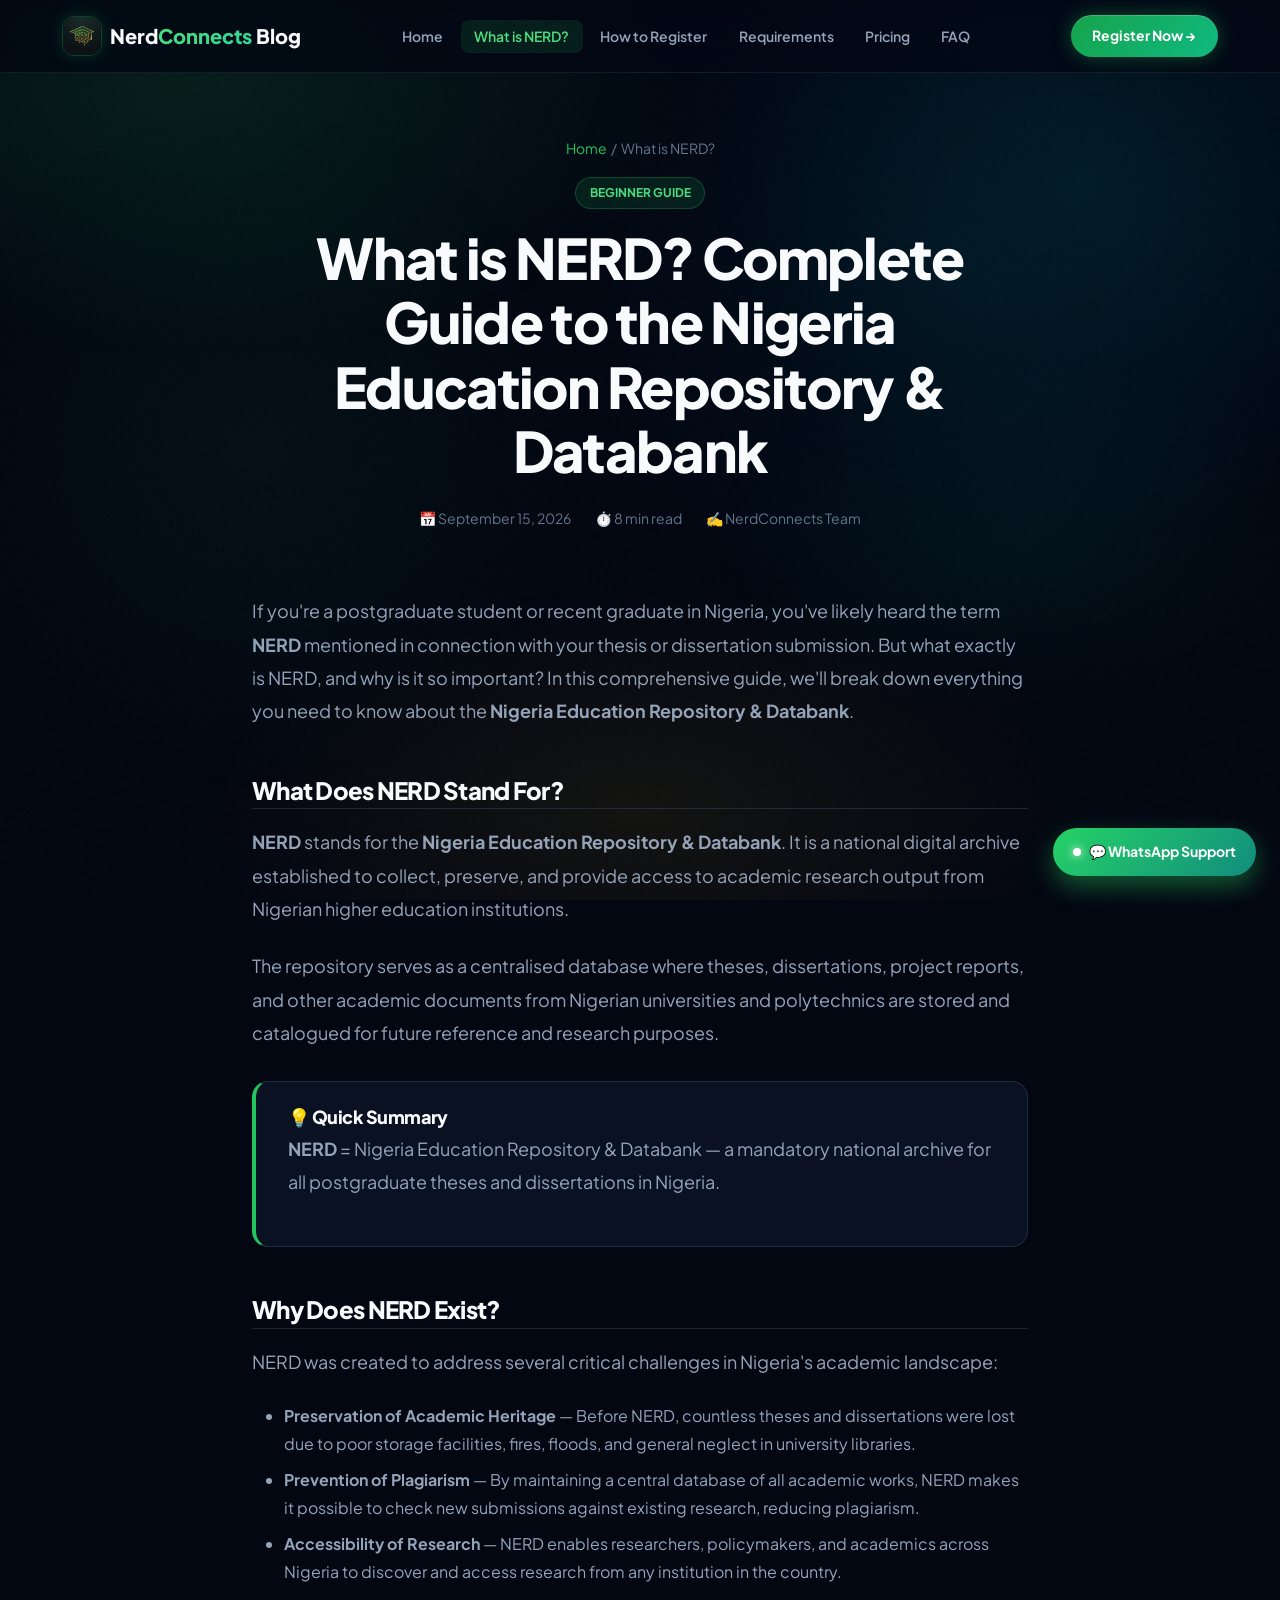
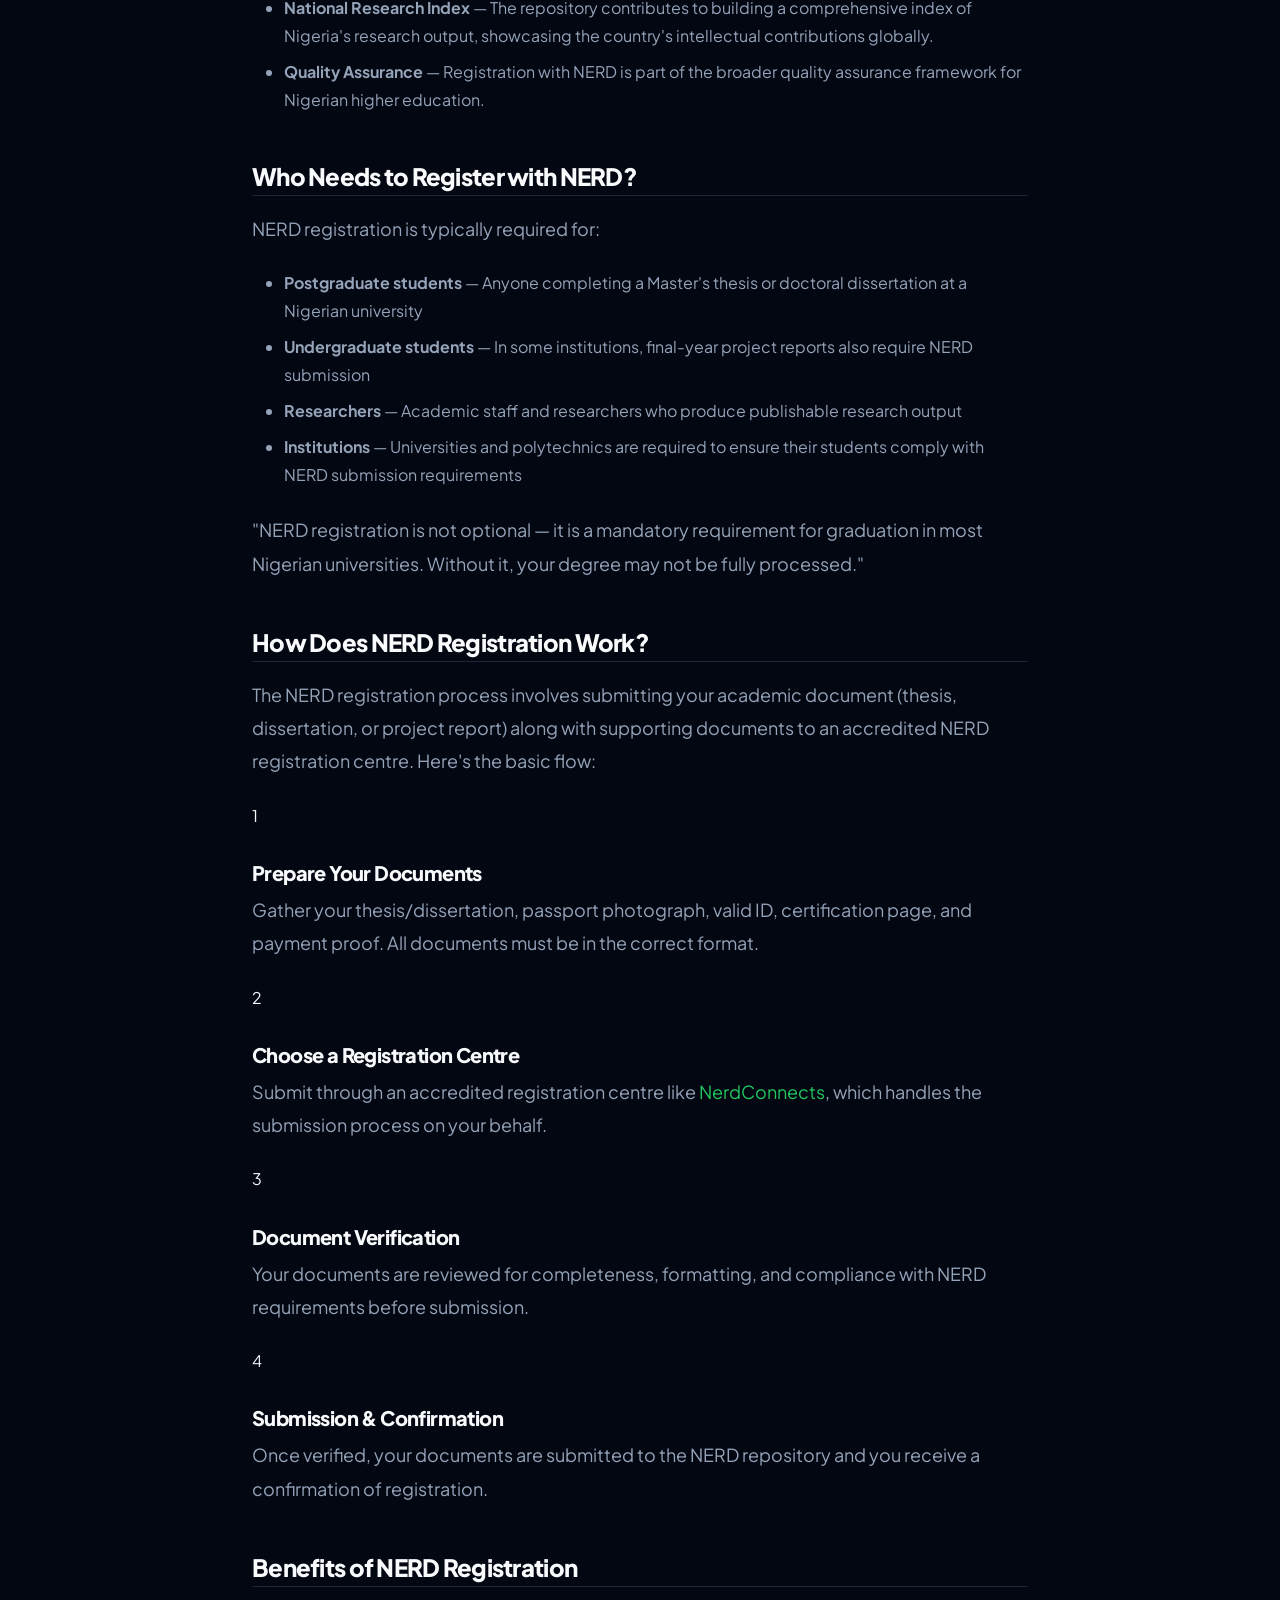
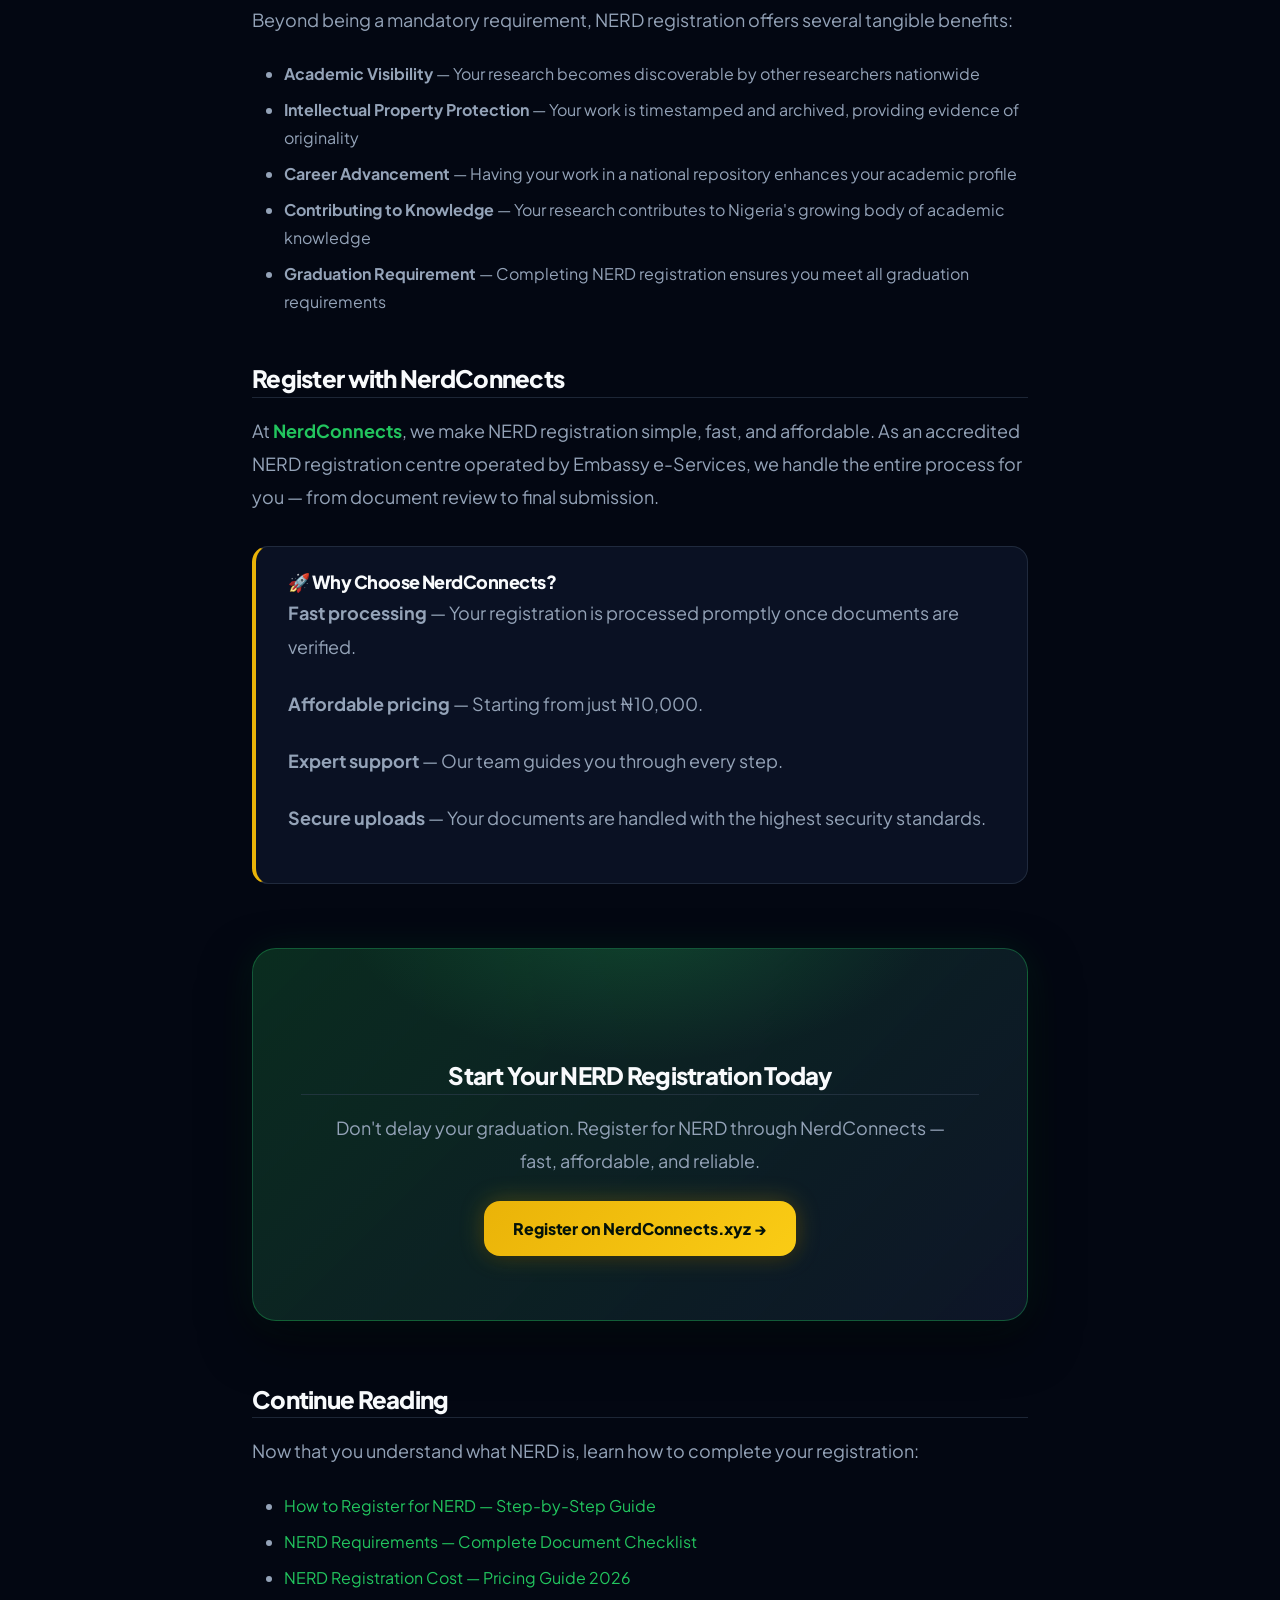
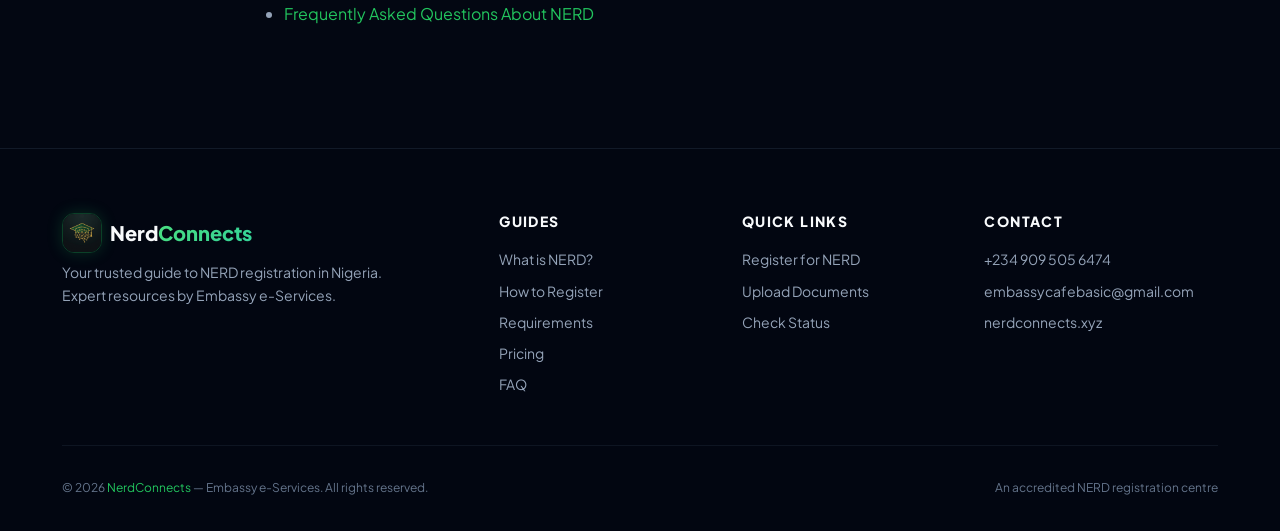
<file: what-is-nerd.html>
<!DOCTYPE html>
<html lang="en" data-theme="dark">
<head>
  <meta charset="UTF-8" />
  <meta name="viewport" content="width=device-width, initial-scale=1.0" />

  <title>What is NERD? Complete Guide to the Nigeria Education Repository & Databank (2026)</title>
  <meta name="description" content="Learn what NERD is — the Nigeria Education Repository & Databank. Discover why NERD registration matters, who needs it, and how it preserves Nigeria's academic heritage." />
  <meta name="keywords" content="what is NERD, NERD meaning, Nigeria Education Repository and Databank, NERD Nigeria explained, NERD registration meaning, what does NERD stand for Nigeria, is NERD compulsory, national academic repository Nigeria" />
  <meta name="author" content="Embassy e-Services" />
  <meta name="robots" content="index, follow" />
  <link rel="canonical" href="https://blog.nerdconnects.xyz/what-is-nerd.html" />

  <meta name="geo.region" content="NG" />
  <meta name="geo.placename" content="Nigeria" />

  <meta property="og:type" content="article" />
  <meta property="og:title" content="What is NERD? Complete Guide to Nigeria Education Repository & Databank" />
  <meta property="og:description" content="Everything you need to know about NERD — the Nigeria Education Repository & Databank — and why registration is mandatory for Nigerian graduates." />
  <meta property="og:url" content="https://blog.nerdconnects.xyz/what-is-nerd.html" />
  <meta property="og:site_name" content="NerdConnects Blog" />
  <meta property="og:locale" content="en_NG" />
  <meta property="article:published_time" content="2026-09-15" />
  <meta property="article:author" content="NerdConnects" />
  <meta property="article:section" content="Education" />
  <meta property="article:tag" content="NERD" />
  <meta property="article:tag" content="Nigeria Education" />

  <meta name="twitter:card" content="summary_large_image" />
  <meta name="twitter:title" content="What is NERD? Complete Guide to the Nigeria Education Repository & Databank" />
  <meta name="twitter:description" content="Learn what NERD stands for, why it matters, and who needs to register." />
  <!-- Standard Favicons & Touch Icons (Google SEO & Mobile PWA) -->
  <link rel="icon" type="image/x-icon" href="/favicon.ico" />
  <link rel="icon" type="image/png" sizes="16x16" href="/favicon-16x16.png" />
  <link rel="icon" type="image/png" sizes="32x32" href="/favicon-32x32.png" />
  <link rel="icon" type="image/png" sizes="48x48" href="/favicon-48x48.png" />
  <link rel="apple-touch-icon" sizes="180x180" href="/apple-touch-icon.png" />
  <link rel="manifest" href="/site.webmanifest" />
  <meta name="msapplication-TileColor" content="#030712" />
  <meta name="theme-color" content="#030712" />

  <!-- Open Graph & Twitter Social Share Previews (WhatsApp, X, LinkedIn) -->
  <meta property="og:image" content="https://blog.nerdconnects.xyz/og-image.jpg" />
  <meta property="og:image:secure_url" content="https://blog.nerdconnects.xyz/og-image.jpg" />
  <meta property="og:image:type" content="image/jpeg" />
  <meta property="og:image:width" content="1200" />
  <meta property="og:image:height" content="630" />
  <meta property="og:image:alt" content="NerdConnects — Official NERD Registration Guide Nigeria" />
  <meta name="twitter:image" content="https://blog.nerdconnects.xyz/og-image.jpg" />
  <meta name="twitter:image:alt" content="NerdConnects — Official NERD Registration Guide Nigeria" />

  <link rel="preconnect" href="https://fonts.googleapis.com" />
  <link rel="preconnect" href="https://fonts.gstatic.com" crossorigin />
  <link href="https://fonts.googleapis.com/css2?family=Plus+Jakarta+Sans:wght@400;500;600;700;800;900&family=Inter:wght@400;500;600;700;800&display=swap" rel="stylesheet" />
  <link rel="stylesheet" href="styles.css?v=3.2" />

  <!-- JSON-LD: Article -->
  <script type="application/ld+json">
  {
    "@context": "https://schema.org",
    "@type": "Article",
    "headline": "What is NERD? Complete Guide to the Nigeria Education Repository & Databank",
    "description": "Learn what NERD is, why it exists, who needs to register, and how it preserves Nigeria's academic output.",
    "url": "https://blog.nerdconnects.xyz/what-is-nerd.html",
    "datePublished": "2026-09-15",
    "dateModified": "2026-10-07",
    "author": {
      "@type": "Organization",
      "name": "NerdConnects",
      "url": "https://nerdconnects.xyz"
    },
    "publisher": {
      "@type": "Organization",
      "name": "Embassy e-Services",
      "url": "https://nerdconnects.xyz"
    },
    "mainEntityOfPage": "https://blog.nerdconnects.xyz/what-is-nerd.html"
  }
  </script>

  <!-- JSON-LD: BreadcrumbList -->
  <script type="application/ld+json">
  {
    "@context": "https://schema.org",
    "@type": "BreadcrumbList",
    "itemListElement": [
      { "@type": "ListItem", "position": 1, "name": "Home", "item": "https://blog.nerdconnects.xyz/" },
      { "@type": "ListItem", "position": 2, "name": "What is NERD?", "item": "https://blog.nerdconnects.xyz/what-is-nerd.html" }
    ]
  }
  </script>
</head>
<body>

  <!-- Reading Progress Bar -->
  <div class="reading-progress-bar" id="reading-progress" aria-hidden="true"></div>

  <!-- Noise texture overlay -->
  <div class="noise-overlay" aria-hidden="true"></div>

  <!-- NAVBAR -->
  <nav class="navbar" id="navbar">
    <div class="container navbar__inner">
      <a href="index.html" class="navbar__brand">
        <img src="logo.jpg" alt="NerdConnects Logo" class="navbar__logo" width="40" height="40" />
        <div class="navbar__brand-text">Nerd<span>Connects</span> Blog</div>
      </a>
      <ul class="navbar__links" id="nav-links">
        <li><a href="index.html">Home</a></li>
        <li><a href="what-is-nerd.html" class="active">What is NERD?</a></li>
        <li><a href="how-to-register-for-nerd.html">How to Register</a></li>
        <li><a href="nerd-requirements.html">Requirements</a></li>
        <li><a href="nerd-cost.html">Pricing</a></li>
        <li><a href="nerd-faq.html">FAQ</a></li>
      </ul>
      <div class="navbar__right">
        
        <a href="https://nerdconnects.xyz" class="navbar__cta" target="_blank" rel="noopener">Register Now →</a>
        <button class="navbar__toggle" id="nav-toggle" aria-label="Toggle navigation" aria-expanded="false">
          <span></span><span></span><span></span>
        </button>
      </div>
    </div>
  </nav>

  <!-- ARTICLE HERO -->
  <section class="article-hero">
    <div class="container container--narrow">
      <div class="article-hero__breadcrumb">
        <a href="index.html">Home</a> <span>/</span> <span>What is NERD?</span>
      </div>
      <span class="article-hero__tag">Beginner Guide</span>
      <h1 class="article-hero__title">What is NERD? Complete Guide to the Nigeria Education Repository &amp; Databank</h1>
      <div class="article-hero__meta">
        <span>📅 September 15, 2026</span>
        <span>⏱️ 8 min read</span>
        <span>✍️ NerdConnects Team</span>
      </div>
    </div>
  </section>

  <!-- ARTICLE CONTENT -->
  <article class="article-content">
    <div class="container container--narrow">

      <p>If you're a postgraduate student or recent graduate in Nigeria, you've likely heard the term <strong>NERD</strong> mentioned in connection with your thesis or dissertation submission. But what exactly is NERD, and why is it so important? In this comprehensive guide, we'll break down everything you need to know about the <strong>Nigeria Education Repository &amp; Databank</strong>.</p>

      <h2 id="what-does-nerd-stand-for">What Does NERD Stand For?</h2>
      <p><strong>NERD</strong> stands for the <strong>Nigeria Education Repository &amp; Databank</strong>. It is a national digital archive established to collect, preserve, and provide access to academic research output from Nigerian higher education institutions.</p>
      <p>The repository serves as a centralised database where theses, dissertations, project reports, and other academic documents from Nigerian universities and polytechnics are stored and catalogued for future reference and research purposes.</p>

      <div class="info-box info-box--green">
        <h4 class="info-box__title">💡 Quick Summary</h4>
        <p><strong>NERD</strong> = Nigeria Education Repository &amp; Databank — a mandatory national archive for all postgraduate theses and dissertations in Nigeria.</p>
      </div>

      <h2 id="why-nerd-exists">Why Does NERD Exist?</h2>
      <p>NERD was created to address several critical challenges in Nigeria's academic landscape:</p>
      <ul>
        <li><strong>Preservation of Academic Heritage</strong> — Before NERD, countless theses and dissertations were lost due to poor storage facilities, fires, floods, and general neglect in university libraries.</li>
        <li><strong>Prevention of Plagiarism</strong> — By maintaining a central database of all academic works, NERD makes it possible to check new submissions against existing research, reducing plagiarism.</li>
        <li><strong>Accessibility of Research</strong> — NERD enables researchers, policymakers, and academics across Nigeria to discover and access research from any institution in the country.</li>
        <li><strong>National Research Index</strong> — The repository contributes to building a comprehensive index of Nigeria's research output, showcasing the country's intellectual contributions globally.</li>
        <li><strong>Quality Assurance</strong> — Registration with NERD is part of the broader quality assurance framework for Nigerian higher education.</li>
      </ul>

      <h2 id="who-needs-nerd">Who Needs to Register with NERD?</h2>
      <p>NERD registration is typically required for:</p>
      <ul>
        <li><strong>Postgraduate students</strong> — Anyone completing a Master's thesis or doctoral dissertation at a Nigerian university</li>
        <li><strong>Undergraduate students</strong> — In some institutions, final-year project reports also require NERD submission</li>
        <li><strong>Researchers</strong> — Academic staff and researchers who produce publishable research output</li>
        <li><strong>Institutions</strong> — Universities and polytechnics are required to ensure their students comply with NERD submission requirements</li>
      </ul>

      <blockquote>
        <p>"NERD registration is not optional — it is a mandatory requirement for graduation in most Nigerian universities. Without it, your degree may not be fully processed."</p>
      </blockquote>

      <h2 id="how-nerd-works">How Does NERD Registration Work?</h2>
      <p>The NERD registration process involves submitting your academic document (thesis, dissertation, or project report) along with supporting documents to an accredited NERD registration centre. Here's the basic flow:</p>

      <div class="steps">
        <div class="step animate-on-scroll">
          <div class="step__number">1</div>
          <div class="step__content">
            <h3>Prepare Your Documents</h3>
            <p>Gather your thesis/dissertation, passport photograph, valid ID, certification page, and payment proof. All documents must be in the correct format.</p>
          </div>
        </div>
        <div class="step animate-on-scroll">
          <div class="step__number">2</div>
          <div class="step__content">
            <h3>Choose a Registration Centre</h3>
            <p>Submit through an accredited registration centre like <a href="https://nerdconnects.xyz" target="_blank" rel="noopener">NerdConnects</a>, which handles the submission process on your behalf.</p>
          </div>
        </div>
        <div class="step animate-on-scroll">
          <div class="step__number">3</div>
          <div class="step__content">
            <h3>Document Verification</h3>
            <p>Your documents are reviewed for completeness, formatting, and compliance with NERD requirements before submission.</p>
          </div>
        </div>
        <div class="step animate-on-scroll">
          <div class="step__number">4</div>
          <div class="step__content">
            <h3>Submission &amp; Confirmation</h3>
            <p>Once verified, your documents are submitted to the NERD repository and you receive a confirmation of registration.</p>
          </div>
        </div>
      </div>

      <h2 id="benefits-of-nerd">Benefits of NERD Registration</h2>
      <p>Beyond being a mandatory requirement, NERD registration offers several tangible benefits:</p>
      <ul>
        <li><strong>Academic Visibility</strong> — Your research becomes discoverable by other researchers nationwide</li>
        <li><strong>Intellectual Property Protection</strong> — Your work is timestamped and archived, providing evidence of originality</li>
        <li><strong>Career Advancement</strong> — Having your work in a national repository enhances your academic profile</li>
        <li><strong>Contributing to Knowledge</strong> — Your research contributes to Nigeria's growing body of academic knowledge</li>
        <li><strong>Graduation Requirement</strong> — Completing NERD registration ensures you meet all graduation requirements</li>
      </ul>

      <h2 id="register-with-nerdconnects">Register with NerdConnects</h2>
      <p>At <a href="https://nerdconnects.xyz" target="_blank" rel="noopener"><strong>NerdConnects</strong></a>, we make NERD registration simple, fast, and affordable. As an accredited NERD registration centre operated by Embassy e-Services, we handle the entire process for you — from document review to final submission.</p>

      <div class="info-box info-box--gold">
        <h4 class="info-box__title">🚀 Why Choose NerdConnects?</h4>
        <p><strong>Fast processing</strong> — Your registration is processed promptly once documents are verified.</p>
        <p><strong>Affordable pricing</strong> — Starting from just ₦10,000.</p>
        <p><strong>Expert support</strong> — Our team guides you through every step.</p>
        <p><strong>Secure uploads</strong> — Your documents are handled with the highest security standards.</p>
      </div>

      <!-- CTA -->
      <div class="cta-banner">
        <h2 class="cta-banner__title">Start Your NERD Registration Today</h2>
        <p class="cta-banner__desc">
          Don't delay your graduation. Register for NERD through NerdConnects — fast, affordable, and reliable.
        </p>
        <a href="https://nerdconnects.xyz" class="btn btn--gold" target="_blank" rel="noopener">
          Register on NerdConnects.xyz →
        </a>
      </div>

      <h2 id="related-articles">Continue Reading</h2>
      <p>Now that you understand what NERD is, learn how to complete your registration:</p>
      <ul>
        <li><a href="how-to-register-for-nerd.html">How to Register for NERD — Step-by-Step Guide</a></li>
        <li><a href="nerd-requirements.html">NERD Requirements — Complete Document Checklist</a></li>
        <li><a href="nerd-cost.html">NERD Registration Cost — Pricing Guide 2026</a></li>
        <li><a href="nerd-faq.html">Frequently Asked Questions About NERD</a></li>
      </ul>

    </div>
  </article>

  <!-- FOOTER -->
  <footer class="footer">
    <div class="container">
      <div class="footer__grid">
        <div class="footer__brand">
          <a href="index.html" class="navbar__brand">
            <img src="logo.jpg" alt="NerdConnects" class="navbar__logo" width="40" height="40" />
            <div class="navbar__brand-text">Nerd<span>Connects</span></div>
          </a>
          <p>Your trusted guide to NERD registration in Nigeria. Expert resources by Embassy e-Services.</p>
        </div>
        <div>
          <h4 class="footer__heading">Guides</h4>
          <ul class="footer__links">
            <li><a href="what-is-nerd.html">What is NERD?</a></li>
            <li><a href="how-to-register-for-nerd.html">How to Register</a></li>
            <li><a href="nerd-requirements.html">Requirements</a></li>
            <li><a href="nerd-cost.html">Pricing</a></li>
            <li><a href="nerd-faq.html">FAQ</a></li>
          </ul>
        </div>
        <div>
          <h4 class="footer__heading">Quick Links</h4>
          <ul class="footer__links">
            <li><a href="https://nerdconnects.xyz" target="_blank" rel="noopener">Register for NERD</a></li>
            <li><a href="https://nerdconnects.xyz" target="_blank" rel="noopener">Upload Documents</a></li>
            <li><a href="https://nerdconnects.xyz" target="_blank" rel="noopener">Check Status</a></li>
          </ul>
        </div>
        <div>
          <h4 class="footer__heading">Contact</h4>
          <ul class="footer__links">
            <li><a href="tel:+2349095056474">+234 909 505 6474</a></li>
            <li><a href="mailto:embassycafebasic@gmail.com">embassycafebasic@gmail.com</a></li>
            <li><a href="https://nerdconnects.xyz" target="_blank" rel="noopener">nerdconnects.xyz</a></li>
          </ul>
        </div>
      </div>
      <div class="footer__bottom">
        <span>&copy; 2026 <a href="https://nerdconnects.xyz" target="_blank" rel="noopener">NerdConnects</a> — Embassy e-Services. All rights reserved.</span>
        <span>An accredited NERD registration centre</span>
      </div>
    </div>
  </footer>

  <!-- Floating WhatsApp Support Button -->
  <a href="https://wa.me/2349095056474?text=Hello%20NerdConnects%2C%20I%20have%20questions%20about%20NERD" class="floating-support-btn" target="_blank" rel="noopener" aria-label="Chat on WhatsApp">
    <span class="floating-pulse-dot"></span>
    <span>💬 WhatsApp Support</span>
  </a>

  <script src="script.js?v=3.2"></script>
</body>
</html>
</file>
<file: styles.css>
/* ═══════════════════════════════════════════════
   NerdConnects SEO Blog — Premium Catchy Design System v3
   ═══════════════════════════════════════════════ */

/* ── Fonts & Custom Properties ── */
:root {
  /* Brand palette */
  --clr-green-950: #041209;
  --clr-green-900: #072213;
  --clr-green-800: #0d4422;
  --clr-green-700: #146936;
  --clr-green-600: #16a34a;
  --clr-green-500: #22c55e;
  --clr-green-400: #4ade80;
  --clr-green-300: #86efac;
  --clr-green-200: #bbf7d0;
  --clr-green-100: #dcfce7;

  --clr-emerald-600: #059669;
  --clr-emerald-500: #10b981;
  --clr-emerald-400: #34d399;

  --clr-gold-600: #ca8a04;
  --clr-gold-500: #eab308;
  --clr-gold-400: #facc15;
  --clr-gold-300: #fde047;

  --clr-cyan-600: #0891b2;
  --clr-cyan-500: #06b6d4;
  --clr-cyan-400: #22d3ee;
  --clr-cyan-300: #67e8f9;

  /* Neutrals (Dark mode default) */
  --clr-bg: #030712;
  --clr-bg-card: rgba(15, 23, 42, 0.72);
  --clr-bg-card-solid: #0f172a;
  --clr-bg-card-hover: rgba(15, 23, 42, 0.92);
  --clr-bg-surface: rgba(30, 41, 59, 0.65);
  --clr-border: rgba(51, 65, 85, 0.55);
  --clr-border-subtle: rgba(30, 41, 59, 0.65);
  --clr-text: #f8fafc;
  --clr-text-muted: #94a3b8;
  --clr-text-dim: #64748b;
  --clr-card-shadow: 0 20px 40px -15px rgba(0, 0, 0, 0.5);

  /* Typography */
  --ff-heading: 'Plus Jakarta Sans', 'Inter', -apple-system, BlinkMacSystemFont, sans-serif;
  --ff-body: 'Plus Jakarta Sans', 'Inter', -apple-system, BlinkMacSystemFont, sans-serif;
  --fs-xs: 0.75rem;
  --fs-sm: 0.875rem;
  --fs-base: 1rem;
  --fs-lg: 1.125rem;
  --fs-xl: 1.25rem;
  --fs-2xl: 1.5rem;
  --fs-3xl: 1.875rem;
  --fs-4xl: 2.25rem;
  --fs-5xl: 3rem;
  --fs-6xl: 3.75rem;

  /* Spacing */
  --sp-xs: 0.25rem;
  --sp-sm: 0.5rem;
  --sp-md: 1rem;
  --sp-lg: 1.5rem;
  --sp-xl: 2rem;
  --sp-2xl: 3rem;
  --sp-3xl: 4rem;
  --sp-4xl: 6rem;

  /* Border radius */
  --radius-sm: 0.375rem;
  --radius-md: 0.5rem;
  --radius-lg: 0.75rem;
  --radius-xl: 1rem;
  --radius-2xl: 1.5rem;
  --radius-full: 9999px;

  /* Transitions */
  --transition-fast: 150ms cubic-bezier(0.4, 0, 0.2, 1);
  --transition-base: 300ms cubic-bezier(0.4, 0, 0.2, 1);
  --transition-slow: 500ms cubic-bezier(0.4, 0, 0.2, 1);
  --transition-spring: 500ms cubic-bezier(0.34, 1.56, 0.64, 1);
}

/* ── Light Mode Overrides ── */
/* light mode removed */

/* ── Reset & Base ── */
*,
*::before,
*::after {
  margin: 0;
  padding: 0;
  box-sizing: border-box;
}

html {
  scroll-behavior: smooth;
  -webkit-font-smoothing: antialiased;
  -moz-osx-font-smoothing: grayscale;
}

body {
  font-family: var(--ff-body);
  font-size: var(--fs-base);
  line-height: 1.7;
  color: var(--clr-text);
  background: var(--clr-bg);
  min-height: 100vh;
  overflow-x: hidden;
  position: relative;
  transition: background-color var(--transition-base), color var(--transition-base);
}

/* ── Ambient Background Mesh ── */
body::before {
  content: '';
  position: fixed;
  inset: 0;
  background:
    radial-gradient(ellipse 80% 60% at 15% 10%, rgba(34, 197, 94, 0.12) 0%, transparent 50%),
    radial-gradient(ellipse 60% 80% at 85% 20%, rgba(6, 182, 212, 0.09) 0%, transparent 50%),
    radial-gradient(ellipse 70% 50% at 50% 90%, rgba(234, 179, 8, 0.07) 0%, transparent 50%),
    radial-gradient(ellipse 50% 40% at 80% 60%, rgba(16, 185, 129, 0.06) 0%, transparent 50%);
  z-index: -2;
  animation: meshShift 20s ease-in-out infinite alternate;
  pointer-events: none;
}

body::after {
  content: '';
  position: fixed;
  inset: 0;
  background:
    radial-gradient(circle 350px at 20% 50%, rgba(34, 197, 94, 0.05) 0%, transparent 100%),
    radial-gradient(circle 420px at 75% 30%, rgba(6, 182, 212, 0.05) 0%, transparent 100%);
  z-index: -1;
  animation: meshShift 25s ease-in-out infinite alternate-reverse;
  pointer-events: none;
}

/* light mode removed */

@keyframes meshShift {
  0% { transform: translate(0, 0) scale(1); }
  33% { transform: translate(25px, -18px) scale(1.02); }
  66% { transform: translate(-20px, 15px) scale(0.98); }
  100% { transform: translate(12px, -12px) scale(1.01); }
}

/* Reading Progress Bar */
.reading-progress-bar {
  position: fixed;
  top: 0;
  left: 0;
  height: 3px;
  background: linear-gradient(90deg, var(--clr-green-400), var(--clr-cyan-400), var(--clr-gold-400));
  z-index: 1001;
  width: 0%;
  transition: width 0.1s linear;
  box-shadow: 0 0 10px rgba(34, 197, 94, 0.8);
}

/* Subtle Noise Texture */
.noise-overlay {
  position: fixed;
  inset: 0;
  z-index: -1;
  opacity: 0.02;
  pointer-events: none;
  background-image: url("data:image/svg+xml,%3Csvg viewBox='0 0 256 256' xmlns='http://www.w3.org/2000/svg'%3E%3Cfilter id='n'%3E%3CfeTurbulence type='fractalNoise' baseFrequency='0.9' numOctaves='4' stitchTiles='stitch'/%3E%3C/filter%3E%3Crect width='100%25' height='100%25' filter='url(%23n)'/%3E%3C/svg%3E");
  background-repeat: repeat;
}

img {
  max-width: 100%;
  height: auto;
  display: block;
}

a {
  color: var(--clr-green-500);
  text-decoration: none;
  transition: color var(--transition-fast);
}

a:hover {
  color: var(--clr-gold-500);
}

/* ── Typography ── */
h1, h2, h3, h4, h5, h6 {
  font-family: var(--ff-heading);
  font-weight: 800;
  line-height: 1.2;
  color: var(--clr-text);
  letter-spacing: -0.03em;
}

h1 { font-size: var(--fs-5xl); margin-bottom: var(--sp-lg); }
h2 { font-size: var(--fs-3xl); margin-bottom: var(--sp-md); }
h3 { font-size: var(--fs-2xl); margin-bottom: var(--sp-md); }
h4 { font-size: var(--fs-xl); margin-bottom: var(--sp-sm); }

p {
  margin-bottom: var(--sp-md);
  color: var(--clr-text-muted);
}

/* ── Layout Containers ── */
.container {
  width: 100%;
  max-width: 1220px;
  margin: 0 auto;
  padding: 0 var(--sp-xl);
}

.container--narrow {
  max-width: 840px;
}

/* ══════════════════════════════════════════
   LIVE ACTIVITY TICKER (CATCHY MARQUEE)
   ══════════════════════════════════════════ */
.live-ticker {
  background: rgba(15, 23, 42, 0.85);
  border-bottom: 1px solid rgba(34, 197, 94, 0.2);
  color: var(--clr-text-muted);
  font-size: var(--fs-xs);
  padding: 0.45rem var(--sp-md);
  display: flex;
  align-items: center;
  gap: var(--sp-md);
  overflow: hidden;
  backdrop-filter: blur(12px);
  position: relative;
  z-index: 99;
}

/* light mode removed */

.live-ticker__badge {
  display: inline-flex;
  align-items: center;
  gap: 6px;
  background: rgba(34, 197, 94, 0.15);
  color: var(--clr-green-400);
  border: 1px solid rgba(34, 197, 94, 0.3);
  padding: 2px 8px;
  border-radius: var(--radius-full);
  font-weight: 700;
  font-size: 0.7rem;
  letter-spacing: 0.04em;
  text-transform: uppercase;
  flex-shrink: 0;
}

/* light mode removed */

.live-ticker__badge-dot {
  width: 6px;
  height: 6px;
  border-radius: 50%;
  background: var(--clr-green-400);
  box-shadow: 0 0 8px var(--clr-green-400);
  animation: pulse-dot 1.8s infinite;
}

.live-ticker__track {
  display: flex;
  align-items: center;
  gap: var(--sp-2xl);
  white-space: nowrap;
  animation: marqueeScroll 32s linear infinite;
}

.live-ticker__track:hover {
  animation-play-state: paused;
}

.live-ticker__item {
  display: inline-flex;
  align-items: center;
  gap: 6px;
}

.live-ticker__item strong {
  color: var(--clr-text);
  font-weight: 600;
}

@keyframes marqueeScroll {
  0% { transform: translateX(0); }
  100% { transform: translateX(-50%); }
}

@keyframes pulse-dot {
  0%, 100% { opacity: 1; transform: scale(1); }
  50% { opacity: 0.35; transform: scale(0.85); }
}

/* ══════════════════════════════════════════
   NAVBAR — frosted glass with theme switcher
   ══════════════════════════════════════════ */
.navbar {
  position: sticky;
  top: 0;
  z-index: 100;
  background: rgba(3, 7, 18, 0.78);
  backdrop-filter: blur(24px) saturate(180%);
  -webkit-backdrop-filter: blur(24px) saturate(180%);
  border-bottom: 1px solid rgba(51, 65, 85, 0.35);
  transition: all var(--transition-base);
}

/* light mode removed */

.navbar.scrolled {
  box-shadow:
    0 10px 30px rgba(0, 0, 0, 0.4),
    0 0 60px rgba(34, 197, 94, 0.08);
  border-bottom-color: rgba(34, 197, 94, 0.25);
}

/* light mode removed */

.navbar__inner {
  display: flex;
  align-items: center;
  justify-content: space-between;
  height: 72px;
}

.navbar__brand {
  display: flex;
  align-items: center;
  gap: var(--sp-sm);
  text-decoration: none;
  color: var(--clr-text);
  font-weight: 800;
  font-size: var(--fs-xl);
  transition: all var(--transition-base);
}

.navbar__brand:hover {
  color: var(--clr-text);
  transform: scale(1.02);
}

.navbar__logo {
  width: 40px;
  height: 40px;
  border-radius: var(--radius-lg);
  object-fit: cover;
  border: 1px solid rgba(34, 197, 94, 0.3);
  box-shadow: 0 0 16px rgba(34, 197, 94, 0.2);
}

.navbar__brand-text span {
  background: linear-gradient(135deg, var(--clr-green-400), var(--clr-emerald-400));
  -webkit-background-clip: text;
  -webkit-text-fill-color: transparent;
  background-clip: text;
}

.navbar__right {
  display: flex;
  align-items: center;
  gap: var(--sp-sm);
}

.navbar__links {
  display: flex;
  align-items: center;
  gap: var(--sp-xs);
  list-style: none;
}

.navbar__links a {
  font-size: var(--fs-sm);
  font-weight: 600;
  color: var(--clr-text-muted);
  text-decoration: none;
  padding: 0.45rem 0.85rem;
  border-radius: var(--radius-md);
  transition: all var(--transition-base);
  position: relative;
}

.navbar__links a:hover {
  color: var(--clr-text);
  background: rgba(34, 197, 94, 0.08);
}

.navbar__links a.active {
  color: var(--clr-green-400);
  background: rgba(34, 197, 94, 0.12);
}

/* light mode removed */

/* Theme Toggle Button */
.theme-toggle {
  background: rgba(30, 41, 59, 0.6);
  border: 1px solid rgba(51, 65, 85, 0.5);
  color: var(--clr-text);
  width: 38px;
  height: 38px;
  border-radius: var(--radius-full);
  display: inline-flex;
  align-items: center;
  justify-content: center;
  cursor: pointer;
  transition: all var(--transition-base);
  font-size: 1.1rem;
}

/* light mode removed */

.theme-toggle:hover {
  transform: rotate(20deg) scale(1.08);
  border-color: var(--clr-green-400);
  box-shadow: 0 0 15px rgba(34, 197, 94, 0.25);
}

/* Navbar CTA button */
.navbar__cta {
  display: inline-flex;
  align-items: center;
  gap: var(--sp-xs);
  padding: 0.55rem 1.35rem;
  background: linear-gradient(135deg, var(--clr-green-600), var(--clr-emerald-500));
  color: white !important;
  font-weight: 700;
  font-size: var(--fs-sm);
  border-radius: var(--radius-full);
  text-decoration: none;
  transition: all var(--transition-base);
  box-shadow:
    0 0 20px rgba(34, 197, 94, 0.35),
    inset 0 1px 0 rgba(255, 255, 255, 0.2);
  position: relative;
  overflow: hidden;
  white-space: nowrap;
}

.navbar__cta:hover {
  transform: translateY(-2px);
  box-shadow:
    0 0 32px rgba(34, 197, 94, 0.5),
    0 8px 25px rgba(34, 197, 94, 0.3);
  color: white !important;
}

.navbar__toggle {
  display: none;
  background: none;
  border: none;
  cursor: pointer;
  padding: var(--sp-sm);
}

.navbar__toggle span {
  display: block;
  width: 24px;
  height: 2px;
  background: var(--clr-text);
  margin: 5px 0;
  border-radius: 2px;
  transition: all var(--transition-fast);
}

/* ══════════════════════════════════════════
   HERO — Dynamic Split Layout & Orbs
   ══════════════════════════════════════════ */
.hero {
  padding: var(--sp-3xl) 0 var(--sp-2xl);
  position: relative;
  overflow: hidden;
}

.hero__grid {
  display: grid;
  grid-template-columns: 1.15fr 0.95fr;
  gap: var(--sp-2xl);
  align-items: center;
}

.hero__content {
  text-align: left;
}

.hero__badge {
  display: inline-flex;
  align-items: center;
  gap: var(--sp-sm);
  padding: 0.45rem 1.15rem;
  background: rgba(34, 197, 94, 0.1);
  border: 1px solid rgba(34, 197, 94, 0.28);
  border-radius: var(--radius-full);
  font-size: var(--fs-xs);
  font-weight: 700;
  color: var(--clr-green-400);
  text-transform: uppercase;
  letter-spacing: 0.08em;
  margin-bottom: var(--sp-lg);
  backdrop-filter: blur(10px);
}

/* light mode removed */

.hero__badge-dot {
  width: 7px;
  height: 7px;
  border-radius: 50%;
  background: var(--clr-green-400);
  box-shadow: 0 0 10px var(--clr-green-400);
  animation: pulse-dot 2s infinite;
}

.hero__title {
  font-size: clamp(2.3rem, 4.5vw, 3.8rem);
  font-weight: 900;
  line-height: 1.1;
  margin-bottom: var(--sp-lg);
  letter-spacing: -0.04em;
}

.hero__title .highlight {
  background: linear-gradient(135deg, var(--clr-green-400) 0%, var(--clr-emerald-400) 35%, var(--clr-cyan-400) 70%, var(--clr-gold-400) 100%);
  background-size: 250% 250%;
  -webkit-background-clip: text;
  -webkit-text-fill-color: transparent;
  background-clip: text;
  animation: gradientText 6s ease-in-out infinite;
}

/* light mode removed */

@keyframes gradientText {
  0%, 100% { background-position: 0% 50%; }
  50% { background-position: 100% 50%; }
}

.hero__subtitle {
  font-size: var(--fs-lg);
  color: var(--clr-text-muted);
  margin-bottom: var(--sp-xl);
  line-height: 1.8;
  max-width: 600px;
}

.hero__trust-pills {
  display: flex;
  flex-wrap: wrap;
  gap: var(--sp-sm);
  margin-bottom: var(--sp-xl);
}

.hero__pill {
  display: inline-flex;
  align-items: center;
  gap: 6px;
  padding: 0.35rem 0.85rem;
  background: rgba(30, 41, 59, 0.5);
  border: 1px solid rgba(51, 65, 85, 0.4);
  border-radius: var(--radius-full);
  font-size: var(--fs-xs);
  font-weight: 600;
  color: var(--clr-text);
}

/* light mode removed */

.hero__pill-icon {
  color: var(--clr-green-400);
}

/* light mode removed */

.hero__actions {
  display: flex;
  align-items: center;
  gap: var(--sp-md);
  flex-wrap: wrap;
}

/* ══════════════════════════════════════════
   INTERACTIVE WIDGET: NERD CALCULATOR CARD
   ══════════════════════════════════════════ */
.calc-card {
  background: var(--clr-bg-card);
  backdrop-filter: blur(24px);
  -webkit-backdrop-filter: blur(24px);
  border: 1px solid rgba(34, 197, 94, 0.3);
  border-radius: var(--radius-2xl);
  padding: var(--sp-xl);
  box-shadow:
    0 25px 60px -15px rgba(0, 0, 0, 0.6),
    0 0 35px rgba(34, 197, 94, 0.12);
  position: relative;
  overflow: hidden;
  transition: all var(--transition-base);
}

/* light mode removed */

.calc-card::before {
  content: '';
  position: absolute;
  top: 0;
  left: 0;
  right: 0;
  height: 3px;
  background: linear-gradient(90deg, var(--clr-green-400), var(--clr-cyan-400), var(--clr-gold-400));
}

.calc-card__header {
  display: flex;
  align-items: center;
  justify-content: space-between;
  margin-bottom: var(--sp-md);
  padding-bottom: var(--sp-sm);
  border-bottom: 1px solid rgba(51, 65, 85, 0.4);
}

/* light mode removed */

.calc-card__title {
  font-size: var(--fs-lg);
  font-weight: 800;
  display: flex;
  align-items: center;
  gap: 8px;
  margin: 0;
}

.calc-card__badge {
  font-size: var(--fs-xs);
  padding: 2px 8px;
  background: rgba(234, 179, 8, 0.15);
  color: var(--clr-gold-400);
  border: 1px solid rgba(234, 179, 8, 0.3);
  border-radius: var(--radius-full);
  font-weight: 700;
}

/* light mode removed */

/* Degree Tabs */
.calc-tabs {
  display: grid;
  grid-template-columns: repeat(4, 1fr);
  gap: 6px;
  background: rgba(15, 23, 42, 0.5);
  padding: 4px;
  border-radius: var(--radius-lg);
  border: 1px solid rgba(51, 65, 85, 0.4);
  margin-bottom: var(--sp-lg);
}

/* light mode removed */

.calc-tab {
  background: transparent;
  border: none;
  padding: 8px 4px;
  font-size: var(--fs-xs);
  font-weight: 700;
  color: var(--clr-text-muted);
  border-radius: var(--radius-md);
  cursor: pointer;
  transition: all var(--transition-fast);
  text-align: center;
}

.calc-tab.active {
  background: var(--clr-green-600);
  color: white;
  box-shadow: 0 4px 12px rgba(22, 163, 74, 0.3);
}

.calc-info-grid {
  display: grid;
  grid-template-columns: 1fr 1fr;
  gap: var(--sp-md);
  margin-bottom: var(--sp-lg);
}

.calc-info-box {
  background: rgba(30, 41, 59, 0.4);
  border: 1px solid rgba(51, 65, 85, 0.3);
  border-radius: var(--radius-lg);
  padding: var(--sp-md);
}

/* light mode removed */

.calc-info-box__label {
  font-size: var(--fs-xs);
  color: var(--clr-text-dim);
  text-transform: uppercase;
  letter-spacing: 0.05em;
  margin-bottom: 4px;
}

.calc-info-box__val {
  font-size: var(--fs-xl);
  font-weight: 800;
  color: var(--clr-text);
}

.calc-info-box__val.green {
  color: var(--clr-green-400);
}

/* light mode removed */

.calc-checklist {
  list-style: none;
  margin-bottom: var(--sp-lg);
  display: flex;
  flex-direction: column;
  gap: 8px;
}

.calc-checklist li {
  font-size: var(--fs-xs);
  color: var(--clr-text-muted);
  display: flex;
  align-items: center;
  gap: 8px;
}

.calc-check-icon {
  width: 16px;
  height: 16px;
  border-radius: 50%;
  background: rgba(34, 197, 94, 0.15);
  color: var(--clr-green-400);
  display: inline-flex;
  align-items: center;
  justify-content: center;
  font-size: 10px;
  font-weight: 800;
  flex-shrink: 0;
}

/* light mode removed */

.calc-submit-btn {
  width: 100%;
  display: flex;
  align-items: center;
  justify-content: center;
  gap: var(--sp-xs);
  padding: 0.95rem var(--sp-lg);
  background: linear-gradient(135deg, var(--clr-green-600), var(--clr-emerald-500));
  color: white;
  font-size: var(--fs-sm);
  font-weight: 800;
  border-radius: var(--radius-xl);
  text-decoration: none;
  box-shadow:
    0 0 25px rgba(34, 197, 94, 0.35),
    0 8px 20px rgba(0, 0, 0, 0.3);
  transition: all var(--transition-base);
  border: none;
  cursor: pointer;
}

.calc-submit-btn:hover {
  transform: translateY(-2px);
  box-shadow:
    0 0 40px rgba(34, 197, 94, 0.5),
    0 12px 30px rgba(0, 0, 0, 0.4);
  color: white;
}

/* ══════════════════════════════════════════
   BUTTONS — glow and shimmer
   ══════════════════════════════════════════ */
.btn {
  display: inline-flex;
  align-items: center;
  gap: var(--sp-sm);
  padding: 0.85rem 1.85rem;
  font-size: var(--fs-base);
  font-weight: 700;
  border-radius: var(--radius-xl);
  text-decoration: none;
  border: none;
  cursor: pointer;
  transition: all var(--transition-base);
  position: relative;
  overflow: hidden;
  letter-spacing: -0.01em;
}

.btn--primary {
  background: linear-gradient(135deg, var(--clr-green-600), var(--clr-emerald-500));
  color: white !important;
  box-shadow:
    0 0 25px rgba(34, 197, 94, 0.3),
    0 4px 15px rgba(0, 0, 0, 0.3),
    inset 0 1px 0 rgba(255, 255, 255, 0.15);
}

.btn--primary:hover {
  transform: translateY(-3px) scale(1.02);
  box-shadow:
    0 0 40px rgba(34, 197, 94, 0.45),
    0 8px 30px rgba(0, 0, 0, 0.35);
  color: white !important;
}

.btn--secondary {
  background: rgba(15, 23, 42, 0.8);
  color: var(--clr-text) !important;
  border: 1px solid rgba(51, 65, 85, 0.6);
  backdrop-filter: blur(10px);
}

/* light mode removed */

.btn--secondary:hover {
  background: rgba(30, 41, 59, 0.85);
  border-color: var(--clr-green-500);
  transform: translateY(-3px) scale(1.02);
  box-shadow: 0 0 20px rgba(34, 197, 94, 0.2);
}

/* light mode removed */

.btn--gold {
  background: linear-gradient(135deg, var(--clr-gold-500), var(--clr-gold-400));
  color: var(--clr-green-950) !important;
  font-weight: 800;
  box-shadow:
    0 0 25px rgba(234, 179, 8, 0.28),
    0 4px 15px rgba(0, 0, 0, 0.3);
}

.btn--gold:hover {
  transform: translateY(-3px) scale(1.02);
  box-shadow:
    0 0 40px rgba(234, 179, 8, 0.45),
    0 8px 30px rgba(0, 0, 0, 0.35);
  color: var(--clr-green-950) !important;
}

/* ══════════════════════════════════════════
   STATS ROW — glowing counters
   ══════════════════════════════════════════ */
.stats {
  display: grid;
  grid-template-columns: repeat(4, 1fr);
  gap: var(--sp-lg);
  padding: var(--sp-xl) var(--sp-2xl);
  background: var(--clr-bg-card);
  backdrop-filter: blur(20px);
  border: 1px solid rgba(51, 65, 85, 0.35);
  border-radius: var(--radius-2xl);
  box-shadow: var(--clr-card-shadow);
  margin: var(--sp-2xl) auto;
}

/* light mode removed */

.stat {
  text-align: center;
  position: relative;
}

.stat:not(:last-child)::after {
  content: '';
  position: absolute;
  right: 0;
  top: 15%;
  height: 70%;
  width: 1px;
  background: rgba(51, 65, 85, 0.35);
}

/* light mode removed */

.stat__number {
  font-size: clamp(1.8rem, 3.2vw, 2.5rem);
  font-weight: 900;
  background: linear-gradient(135deg, var(--clr-green-400), var(--clr-cyan-400));
  -webkit-background-clip: text;
  -webkit-text-fill-color: transparent;
  background-clip: text;
  letter-spacing: -0.03em;
  margin-bottom: 2px;
}

/* light mode removed */

.stat__label {
  font-size: var(--fs-xs);
  font-weight: 600;
  color: var(--clr-text-dim);
  text-transform: uppercase;
  letter-spacing: 0.06em;
}

/* ══════════════════════════════════════════
   TIMELINE / 4-STEP PROCESS ROADMAP
   ══════════════════════════════════════════ */
.timeline-section {
  padding: var(--sp-3xl) 0;
}

.timeline-grid {
  display: grid;
  grid-template-columns: repeat(4, 1fr);
  gap: var(--sp-lg);
  position: relative;
}

.timeline-card {
  background: var(--clr-bg-card);
  backdrop-filter: blur(16px);
  border: 1px solid var(--clr-border);
  border-radius: var(--radius-xl);
  padding: var(--sp-xl) var(--sp-lg);
  position: relative;
  transition: all var(--transition-base);
}

.timeline-card:hover {
  transform: translateY(-6px);
  border-color: var(--clr-green-500);
  box-shadow: 0 16px 36px rgba(34, 197, 94, 0.12);
}

.timeline-step-badge {
  width: 36px;
  height: 36px;
  border-radius: 50%;
  background: linear-gradient(135deg, var(--clr-green-600), var(--clr-emerald-500));
  color: white;
  display: flex;
  align-items: center;
  justify-content: center;
  font-weight: 800;
  font-size: var(--fs-sm);
  margin-bottom: var(--sp-md);
  box-shadow: 0 0 15px rgba(34, 197, 94, 0.4);
}

.timeline-title {
  font-size: var(--fs-lg);
  font-weight: 800;
  margin-bottom: var(--sp-sm);
  line-height: 1.3;
}

.timeline-desc {
  font-size: var(--fs-sm);
  color: var(--clr-text-muted);
  line-height: 1.6;
  margin-bottom: 0;
}

/* ══════════════════════════════════════════
   SEARCH & FILTER BAR FOR ARTICLES
   ══════════════════════════════════════════ */
.search-filter-wrapper {
  margin-bottom: var(--sp-2xl);
}

.search-box-row {
  max-width: 600px;
  margin: 0 auto var(--sp-lg);
  position: relative;
}

.search-input {
  width: 100%;
  padding: 0.95rem 1.25rem 0.95rem 3rem;
  background: var(--clr-bg-card);
  border: 1px solid var(--clr-border);
  border-radius: var(--radius-full);
  color: var(--clr-text);
  font-size: var(--fs-sm);
  font-family: inherit;
  outline: none;
  backdrop-filter: blur(12px);
  transition: all var(--transition-base);
}

.search-input:focus {
  border-color: var(--clr-green-400);
  box-shadow: 0 0 20px rgba(34, 197, 94, 0.25);
}

.search-icon {
  position: absolute;
  left: 1.15rem;
  top: 50%;
  transform: translateY(-50%);
  color: var(--clr-text-dim);
  font-size: 1.1rem;
  pointer-events: none;
}

.filter-chips {
  display: flex;
  justify-content: center;
  flex-wrap: wrap;
  gap: var(--sp-xs);
}

.filter-chip {
  background: var(--clr-bg-surface);
  border: 1px solid var(--clr-border);
  color: var(--clr-text-muted);
  font-size: var(--fs-xs);
  font-weight: 700;
  padding: 0.45rem 1rem;
  border-radius: var(--radius-full);
  cursor: pointer;
  transition: all var(--transition-fast);
}

.filter-chip:hover {
  color: var(--clr-text);
  border-color: var(--clr-green-400);
}

.filter-chip.active {
  background: var(--clr-green-600);
  border-color: var(--clr-green-500);
  color: white;
  box-shadow: 0 0 15px rgba(22, 163, 74, 0.3);
}

/* ══════════════════════════════════════════
   ARTICLE CARDS & GRID
   ══════════════════════════════════════════ */
.articles-section {
  padding: var(--sp-2xl) 0 var(--sp-4xl);
}

.section-header {
  text-align: center;
  margin-bottom: var(--sp-2xl);
}

.section-header__label {
  font-size: var(--fs-xs);
  font-weight: 800;
  text-transform: uppercase;
  letter-spacing: 0.15em;
  background: linear-gradient(90deg, var(--clr-green-400), var(--clr-cyan-400));
  -webkit-background-clip: text;
  -webkit-text-fill-color: transparent;
  background-clip: text;
  margin-bottom: var(--sp-sm);
}

/* light mode removed */

.section-header__title {
  font-size: clamp(2rem, 3.5vw, 2.75rem);
  font-weight: 800;
  letter-spacing: -0.03em;
}

.section-header__desc {
  font-size: var(--fs-base);
  max-width: 580px;
  margin: var(--sp-sm) auto 0;
}

.articles-grid {
  display: grid;
  grid-template-columns: repeat(auto-fill, minmax(350px, 1fr));
  gap: var(--sp-xl);
}

.article-card {
  background: var(--clr-bg-card);
  backdrop-filter: blur(20px);
  border: 1px solid var(--clr-border);
  border-radius: var(--radius-2xl);
  overflow: hidden;
  transition: all var(--transition-base);
  text-decoration: none;
  color: inherit;
  display: flex;
  flex-direction: column;
  position: relative;
  box-shadow: var(--clr-card-shadow);
}

.article-card::before {
  content: '';
  position: absolute;
  inset: -1px;
  border-radius: var(--radius-2xl);
  padding: 1px;
  background: linear-gradient(135deg, transparent, transparent);
  -webkit-mask: linear-gradient(#fff 0 0) content-box, linear-gradient(#fff 0 0);
  -webkit-mask-composite: xor;
  mask-composite: exclude;
  transition: background var(--transition-slow);
  pointer-events: none;
  z-index: 1;
}

.article-card:hover::before {
  background: linear-gradient(135deg, var(--clr-green-500), var(--clr-cyan-400), var(--clr-gold-400));
}

.article-card:hover {
  transform: translateY(-8px);
  box-shadow:
    0 24px 60px rgba(0, 0, 0, 0.4),
    0 0 35px rgba(34, 197, 94, 0.12);
  color: inherit;
  border-color: transparent;
}

/* light mode removed */

.article-card__body {
  padding: var(--sp-xl);
  flex: 1;
  display: flex;
  flex-direction: column;
}

.article-card__tag {
  display: inline-block;
  padding: 0.3rem 0.85rem;
  background: rgba(34, 197, 94, 0.12);
  border: 1px solid rgba(34, 197, 94, 0.25);
  border-radius: var(--radius-full);
  font-size: var(--fs-xs);
  font-weight: 700;
  color: var(--clr-green-400);
  text-transform: uppercase;
  letter-spacing: 0.08em;
  margin-bottom: var(--sp-md);
  width: fit-content;
}

/* light mode removed */

.article-card__tag--gold {
  background: rgba(234, 179, 8, 0.12);
  border-color: rgba(234, 179, 8, 0.25);
  color: var(--clr-gold-400);
}

/* light mode removed */

.article-card__title {
  font-size: var(--fs-xl);
  font-weight: 800;
  margin-bottom: var(--sp-sm);
  line-height: 1.35;
  letter-spacing: -0.02em;
  transition: color var(--transition-fast);
}

.article-card:hover .article-card__title {
  color: var(--clr-green-400);
}

/* light mode removed */

.article-card__excerpt {
  font-size: var(--fs-sm);
  color: var(--clr-text-muted);
  flex: 1;
  margin-bottom: var(--sp-md);
  line-height: 1.7;
}

.article-card__meta {
  display: flex;
  align-items: center;
  justify-content: space-between;
  font-size: var(--fs-xs);
  color: var(--clr-text-dim);
  padding-top: var(--sp-md);
  border-top: 1px solid var(--clr-border);
}

.article-card__read-more {
  display: inline-flex;
  align-items: center;
  gap: 4px;
  font-weight: 700;
  color: var(--clr-green-400);
  font-size: var(--fs-sm);
  transition: all var(--transition-base);
}

/* light mode removed */

.article-card:hover .article-card__read-more {
  gap: 8px;
  color: var(--clr-gold-400);
}

/* ══════════════════════════════════════════
   COMPARISON SECTION (NERDCONNECTS VS SELF)
   ══════════════════════════════════════════ */
.comparison-section {
  padding: var(--sp-2xl) 0;
}

.comparison-grid {
  display: grid;
  grid-template-columns: 1fr 1fr;
  gap: var(--sp-xl);
  max-width: 960px;
  margin: 0 auto;
}

.comparison-box {
  background: var(--clr-bg-card);
  backdrop-filter: blur(20px);
  border-radius: var(--radius-2xl);
  padding: var(--sp-xl);
  border: 1px solid var(--clr-border);
  box-shadow: var(--clr-card-shadow);
}

.comparison-box--featured {
  border-color: rgba(34, 197, 94, 0.45);
  background: linear-gradient(135deg, rgba(34, 197, 94, 0.08), rgba(6, 182, 212, 0.04));
  box-shadow: 0 0 35px rgba(34, 197, 94, 0.15);
  position: relative;
}

.comparison-box__title {
  font-size: var(--fs-xl);
  font-weight: 800;
  margin-bottom: var(--sp-xs);
}

.comparison-box__sub {
  font-size: var(--fs-xs);
  color: var(--clr-text-dim);
  margin-bottom: var(--sp-lg);
}

.comparison-list {
  list-style: none;
  display: flex;
  flex-direction: column;
  gap: var(--sp-md);
}

.comparison-item {
  display: flex;
  align-items: flex-start;
  gap: var(--sp-sm);
  font-size: var(--fs-sm);
}

.comp-icon-bad {
  color: #ef4444;
  font-weight: 900;
  flex-shrink: 0;
}

.comp-icon-good {
  color: var(--clr-green-400);
  font-weight: 900;
  flex-shrink: 0;
}

/* light mode removed */

/* ══════════════════════════════════════════
   CTA BANNER
   ══════════════════════════════════════════ */
.cta-banner {
  background: linear-gradient(135deg, rgba(22, 101, 52, 0.4), rgba(15, 23, 42, 0.9));
  border: 1px solid rgba(34, 197, 94, 0.35);
  border-radius: var(--radius-2xl);
  padding: var(--sp-3xl) var(--sp-2xl);
  text-align: center;
  position: relative;
  overflow: hidden;
  box-shadow:
    0 20px 50px rgba(0, 0, 0, 0.5),
    0 0 40px rgba(34, 197, 94, 0.1);
  margin: var(--sp-3xl) auto;
}

/* light mode removed */

.cta-banner::before {
  content: '';
  position: absolute;
  top: -50%;
  left: 50%;
  transform: translateX(-50%);
  width: 600px;
  height: 300px;
  background: radial-gradient(ellipse, rgba(34, 197, 94, 0.2) 0%, transparent 70%);
  pointer-events: none;
}

.cta-banner__title {
  font-size: clamp(2rem, 4vw, 2.75rem);
  font-weight: 900;
  margin-bottom: var(--sp-md);
  letter-spacing: -0.03em;
}

.cta-banner__desc {
  font-size: var(--fs-lg);
  max-width: 620px;
  margin: 0 auto var(--sp-xl);
  color: var(--clr-text-muted);
}

/* ══════════════════════════════════════════
   ARTICLE PAGE CONTENT & INFOGRAPHICS
   ══════════════════════════════════════════ */
.article-hero {
  padding: var(--sp-3xl) 0 var(--sp-xl);
  text-align: center;
  position: relative;
}

.article-hero__breadcrumb {
  display: flex;
  align-items: center;
  justify-content: center;
  gap: var(--sp-xs);
  font-size: var(--fs-sm);
  color: var(--clr-text-dim);
  margin-bottom: var(--sp-md);
}

.article-hero__tag {
  display: inline-block;
  padding: 0.3rem 0.85rem;
  background: rgba(34, 197, 94, 0.12);
  border: 1px solid rgba(34, 197, 94, 0.25);
  border-radius: var(--radius-full);
  font-size: var(--fs-xs);
  font-weight: 700;
  color: var(--clr-green-400);
  text-transform: uppercase;
  margin-bottom: var(--sp-md);
}

/* light mode removed */

.article-hero__title {
  font-size: clamp(2.2rem, 5vw, 3.5rem);
  font-weight: 900;
  line-height: 1.15;
  margin-bottom: var(--sp-lg);
  max-width: 900px;
  margin-left: auto;
  margin-right: auto;
}

.article-hero__meta {
  display: flex;
  align-items: center;
  justify-content: center;
  gap: var(--sp-lg);
  font-size: var(--fs-sm);
  color: var(--clr-text-dim);
  flex-wrap: wrap;
}

.article-content {
  padding: var(--sp-xl) 0 var(--sp-4xl);
}

.article-content p {
  font-size: var(--fs-lg);
  line-height: 1.85;
  margin-bottom: var(--sp-lg);
}

.article-content h2 {
  font-size: var(--fs-2xl);
  margin-top: var(--sp-2xl);
  margin-bottom: var(--sp-md);
  padding-bottom: var(--sp-xs);
  border-bottom: 1px solid var(--clr-border);
}

.article-content h3 {
  font-size: var(--fs-xl);
  margin-top: var(--sp-xl);
  margin-bottom: var(--sp-sm);
}

.article-content ul,
.article-content ol {
  margin-bottom: var(--sp-lg);
  padding-left: var(--sp-xl);
}

.article-content li {
  margin-bottom: var(--sp-sm);
  color: var(--clr-text-muted);
  line-height: 1.75;
}

.info-box {
  background: var(--clr-bg-card);
  border-radius: var(--radius-xl);
  padding: var(--sp-lg) var(--sp-xl);
  margin: var(--sp-xl) 0;
  border-left: 4px solid var(--clr-green-500);
  border: 1px solid var(--clr-border);
  border-left-width: 4px;
}

.info-box--green {
  border-left-color: var(--clr-green-500);
}

.info-box--gold {
  border-left-color: var(--clr-gold-500);
}

.info-box__title {
  font-size: var(--fs-lg);
  font-weight: 800;
  margin-bottom: var(--sp-xs);
}

/* FAQ Accordion */
.faq-list {
  display: flex;
  flex-direction: column;
  gap: var(--sp-md);
  margin: var(--sp-xl) 0;
}

.faq-item {
  background: var(--clr-bg-card);
  border: 1px solid var(--clr-border);
  border-radius: var(--radius-xl);
  overflow: hidden;
  transition: all var(--transition-base);
}

.faq-item.open {
  border-color: rgba(34, 197, 94, 0.4);
}

.faq-item__question {
  width: 100%;
  display: flex;
  align-items: center;
  justify-content: space-between;
  padding: var(--sp-lg) var(--sp-xl);
  background: none;
  border: none;
  color: var(--clr-text);
  font-size: var(--fs-lg);
  font-weight: 700;
  text-align: left;
  cursor: pointer;
}

.faq-item__icon {
  font-size: var(--fs-xl);
  transition: transform var(--transition-base);
  color: var(--clr-green-400);
}

.faq-item.open .faq-item__icon {
  transform: rotate(45deg);
}

.faq-item__answer {
  max-height: 0;
  overflow: hidden;
  transition: max-height var(--transition-slow);
}

.faq-item.open .faq-item__answer {
  max-height: 600px;
}

.faq-item__answer-inner {
  padding: 0 var(--sp-xl) var(--sp-lg);
}

/* ══════════════════════════════════════════
   FLOATING SUPPORT / WHATSAPP ACTION
   ══════════════════════════════════════════ */
.floating-support-btn {
  position: fixed;
  bottom: 24px;
  right: 24px;
  z-index: 1000;
  background: linear-gradient(135deg, #25d366, #128c7e);
  color: white;
  padding: 0.75rem 1.25rem;
  border-radius: var(--radius-full);
  display: inline-flex;
  align-items: center;
  gap: 8px;
  font-size: var(--fs-sm);
  font-weight: 700;
  text-decoration: none;
  box-shadow:
    0 10px 25px rgba(37, 211, 102, 0.4),
    0 4px 12px rgba(0, 0, 0, 0.3);
  transition: all var(--transition-base);
}

.floating-support-btn:hover {
  transform: translateY(-4px) scale(1.04);
  box-shadow:
    0 15px 35px rgba(37, 211, 102, 0.6),
    0 6px 16px rgba(0, 0, 0, 0.4);
  color: white;
}

.floating-pulse-dot {
  width: 8px;
  height: 8px;
  border-radius: 50%;
  background: white;
  box-shadow: 0 0 10px white;
  animation: pulse-dot 1.5s infinite;
}

/* ══════════════════════════════════════════
   FOOTER
   ══════════════════════════════════════════ */
.footer {
  background: rgba(3, 7, 18, 0.95);
  border-top: 1px solid rgba(51, 65, 85, 0.35);
  padding: var(--sp-3xl) 0 var(--sp-xl);
}

/* light mode removed */

.footer__grid {
  display: grid;
  grid-template-columns: 2fr 1fr 1fr 1.2fr;
  gap: var(--sp-2xl);
  margin-bottom: var(--sp-2xl);
}

.footer__brand p {
  margin-top: var(--sp-sm);
  font-size: var(--fs-sm);
  max-width: 320px;
}

.footer__heading {
  font-size: var(--fs-sm);
  font-weight: 800;
  text-transform: uppercase;
  letter-spacing: 0.1em;
  color: var(--clr-text);
  margin-bottom: var(--sp-md);
}

.footer__links {
  list-style: none;
  display: flex;
  flex-direction: column;
  gap: var(--sp-xs);
}

.footer__links a {
  color: var(--clr-text-muted);
  font-size: var(--fs-sm);
  transition: color var(--transition-fast);
}

.footer__links a:hover {
  color: var(--clr-green-400);
}

.footer__bottom {
  display: flex;
  align-items: center;
  justify-content: space-between;
  padding-top: var(--sp-xl);
  border-top: 1px solid rgba(51, 65, 85, 0.25);
  font-size: var(--fs-xs);
  color: var(--clr-text-dim);
}

/* light mode removed */

/* ══════════════════════════════════════════
   ANIMATIONS & RESPONSIVE
   ══════════════════════════════════════════ */
@keyframes fadeInUp {
  from { opacity: 0; transform: translateY(25px); }
  to { opacity: 1; transform: translateY(0); }
}

@keyframes pulse-dot {
  0%, 100% { opacity: 1; transform: scale(1); }
  50% { opacity: 0.4; transform: scale(0.85); }
}

.animate-on-scroll {
  opacity: 0;
  transform: translateY(30px);
  transition: all 0.6s cubic-bezier(0.16, 1, 0.3, 1);
}

.animate-on-scroll.visible {
  opacity: 1;
  transform: translateY(0);
}

@media (max-width: 1024px) {
  .hero__grid {
    grid-template-columns: 1fr;
    gap: var(--sp-xl);
  }
  .hero__content {
    text-align: center;
  }
  .hero__trust-pills,
  .hero__actions {
    justify-content: center;
  }
  .hero__subtitle {
    margin-left: auto;
    margin-right: auto;
  }
  .timeline-grid {
    grid-template-columns: repeat(2, 1fr);
  }
  .footer__grid {
    grid-template-columns: 1fr 1fr;
  }
}

@media (max-width: 768px) {
  .navbar__links {
    display: none;
    position: absolute;
    top: 72px;
    left: 0;
    right: 0;
    flex-direction: column;
    background: var(--clr-bg-card-solid);
    padding: var(--sp-lg);
    border-bottom: 1px solid var(--clr-border);
    gap: var(--sp-xs);
  }
  .navbar__links.open { display: flex; }
  .navbar__toggle { display: block; }

  .comparison-grid {
    grid-template-columns: 1fr;
  }

  .timeline-grid {
    grid-template-columns: 1fr;
  }

  .stats {
    grid-template-columns: repeat(2, 1fr);
    padding: var(--sp-lg);
  }

  .stat:nth-child(2)::after {
    display: none;
  }

  .calc-tabs {
    grid-template-columns: repeat(2, 1fr);
  }

  .floating-support-btn span {
    display: none;
  }

  .floating-support-btn {
    padding: 0.85rem;
    border-radius: 50%;
  }
}

@media (max-width: 480px) {
  .container {
    padding: 0 var(--sp-md);
  }
  .footer__grid {
    grid-template-columns: 1fr;
  }
  .stats {
    grid-template-columns: 1fr;
  }
  .stat::after {
    display: none;
  }
  .articles-grid {
    grid-template-columns: 1fr;
  }
}

/* ══════════════════════════════════════════
   INSTITUTIONAL CLEARANCE GRID (SEO EXPANSION)
   ══════════════════════════════════════════ */
.uni-section {
  padding: var(--sp-4xl) 0;
}
.uni-grid {
  display: grid;
  grid-template-columns: repeat(auto-fill, minmax(220px, 1fr));
  gap: var(--sp-md);
  margin-top: var(--sp-xl);
}
.uni-card {
  background: var(--clr-bg-card);
  border: 1px solid var(--clr-border);
  border-radius: var(--radius-lg);
  padding: var(--sp-lg);
  transition: all var(--transition-base);
  text-decoration: none;
  display: flex;
  flex-direction: column;
  backdrop-filter: blur(8px);
}
.uni-card:hover {
  transform: translateY(-4px);
  border-color: var(--clr-green-500);
  box-shadow: 0 12px 30px -8px rgba(34, 197, 94, 0.25);
}
.uni-card__badge {
  font-size: 0.65rem;
  font-weight: 700;
  text-transform: uppercase;
  color: var(--clr-green-400);
  margin-bottom: 6px;
  letter-spacing: 0.05em;
}
.uni-card__title {
  font-size: var(--fs-base);
  font-weight: 800;
  color: var(--clr-text);
  margin-bottom: 6px;
  line-height: 1.3;
}
.uni-card__desc {
  font-size: var(--fs-xs);
  color: var(--clr-text-muted);
  line-height: 1.5;
  margin: 0;
}
</file>
